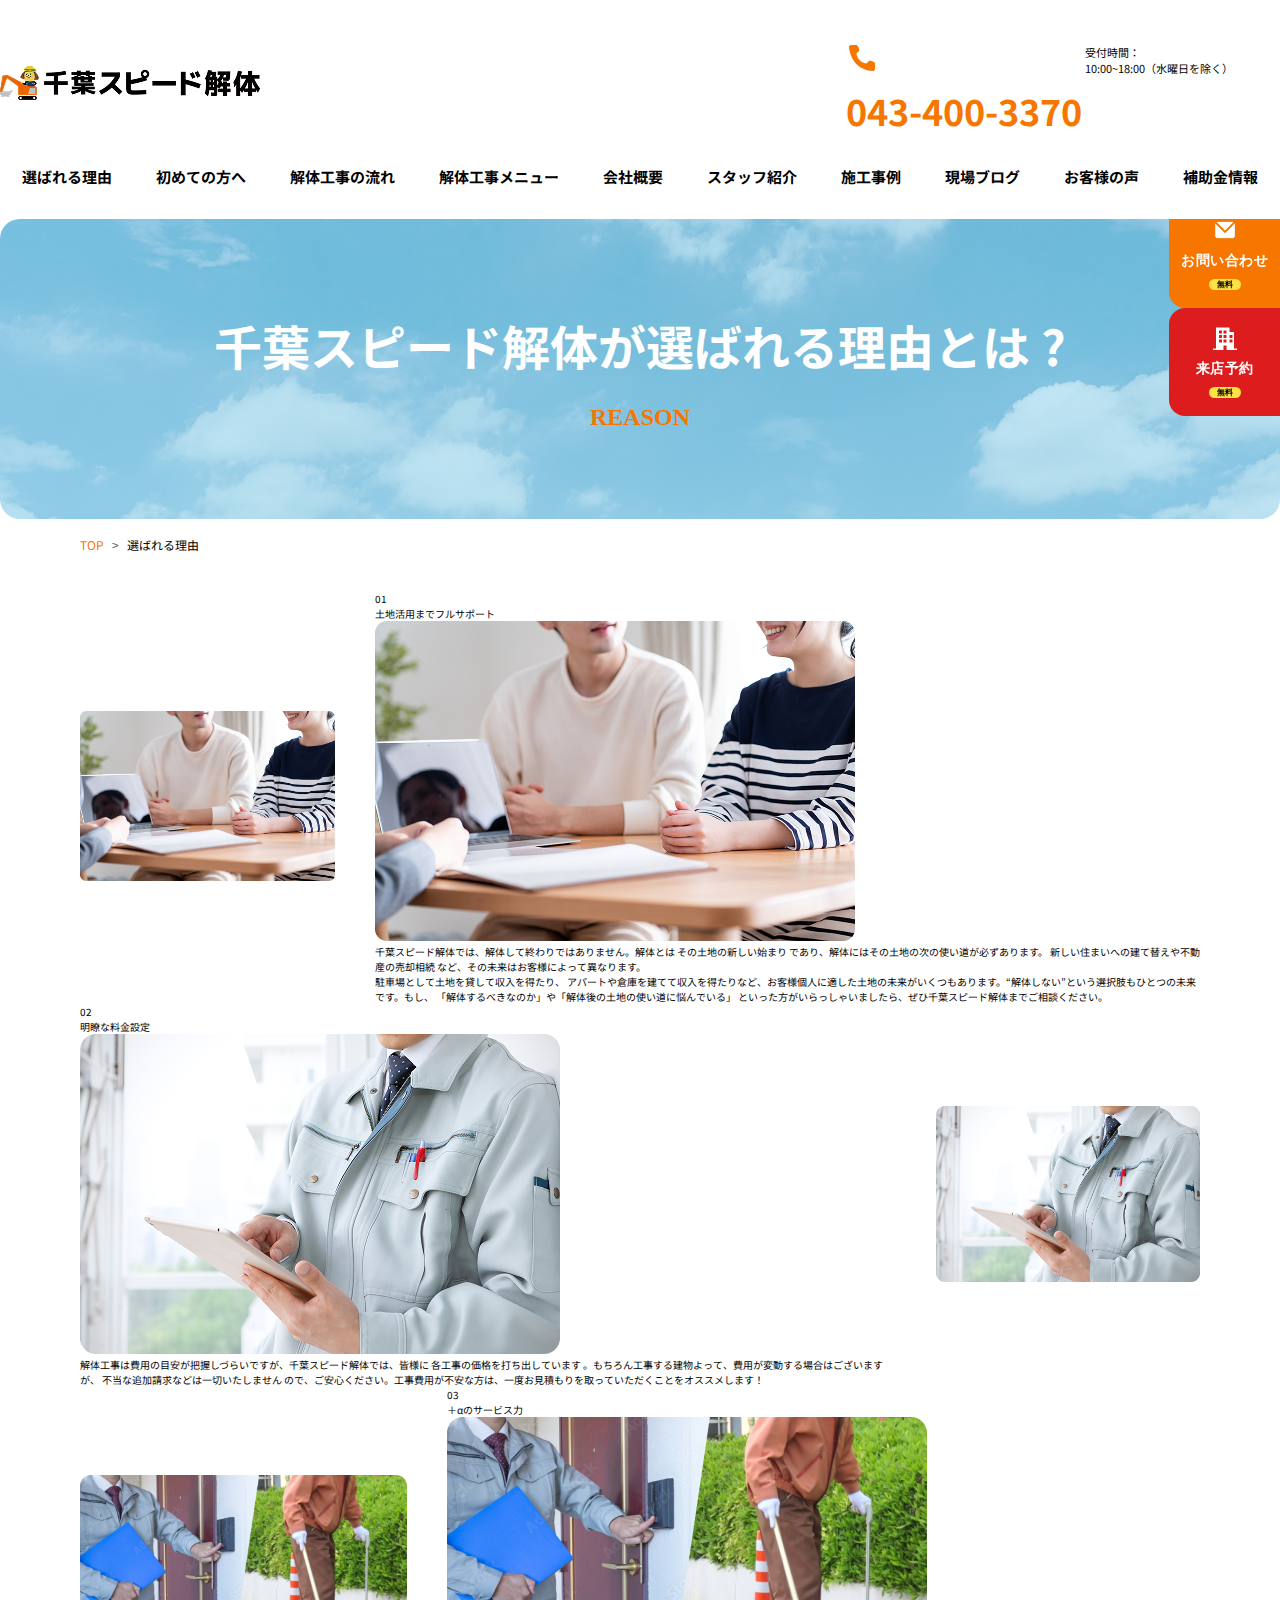
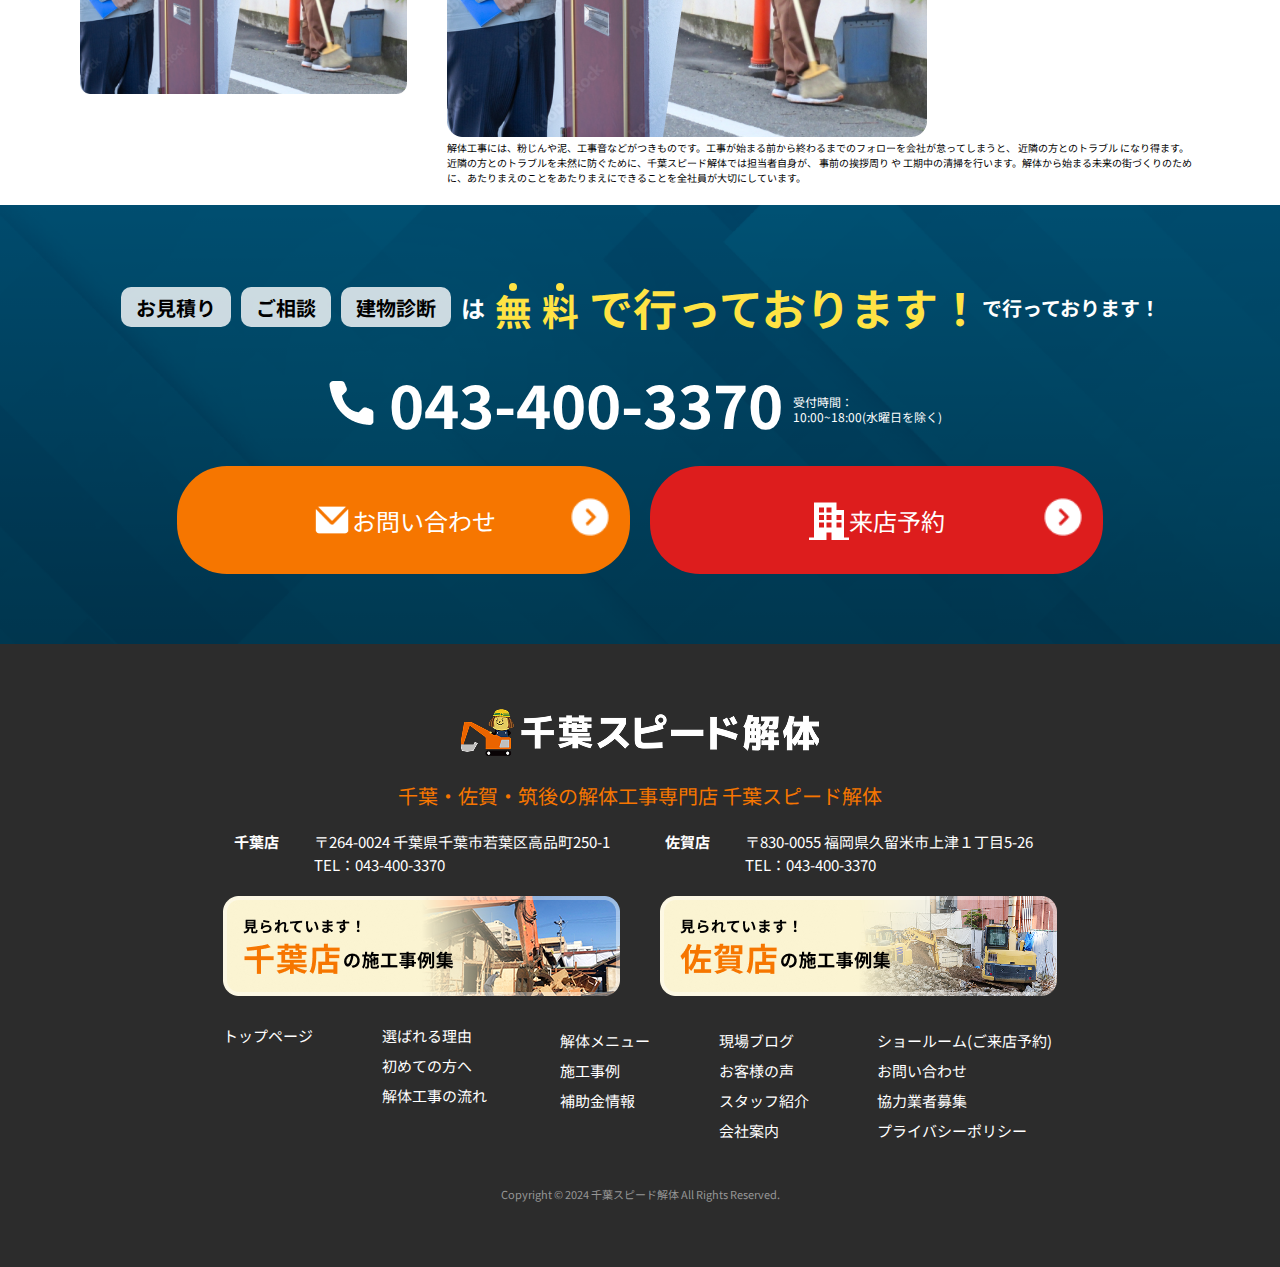
<file: index.html>
<!DOCTYPE html>
<html lang="en">

<head>
    <meta charset="UTF-8">
    <meta name="viewport" content="width=device-width, initial-scale=1.0">
    <title>index</title>
    <link rel="stylesheet" href="./assets/css/index.css">
<script src="https://code.jquery.com/jquery-3.6.0.min.js"></script>
<script src="./assets/js/nav.js"></script>

</head>

<body>
    <div class="action-buttons">
        <div class="container">
            <div class="content">
                <a href="#" class="action button-contact">
                    <img src="./assets/img/mingcute_mail-fill.png" alt="お問い合わせ">
                    <span>お問い合わせ</span>
                    <small>無料</small>
                    <img class="btn-img" src="./assets/img/chevron.png" alt="">
                </a>
                <a href="#" class="action button-red">
                    <img src="./assets/img/vaadin_office.png" alt="来店予約">
                    <span>来店予約</span>
                    <small>無料</small>
                    <img class="btn-img" src="./assets/img/chevron.png" alt="">
                </a>
            </div>
        </div>
    </div>
    <header class="header">
        <div class="container">
            <div class="content">
                <div class="above">
                    <a class="logo" href="#">
                        <img src="./assets/img/logo.png" alt="">
                    </a>
                    <a class="contact" href="#">
                        <div class="phone">
                            <div class="img">
                                <img src="./assets/img/icn_phone1.png" alt="">
                            </div>
                      <div class="phone1">
                        <span>043-400-3370</span>
                      </div>
                        </div>
                        <div class="time">受付時間：<br>
                            10:00~18:00（水曜日を除く）</div>
                    </a>
                    <div class="btn-icon">
                        <a href="#" class="phone-icon">
                            <img src="./assets/img/icn_phone2.png" alt="043-400-3370">
                        </a>
                        <div class="menu-icon">
                            <span></span>
                            <span></span>
                            <span></span>
                        </div>
                    </div>
                </div>
                <nav class="nav">
                    <ul class="nav-list">
                        <li><a href="#">選ばれる理由</a></li>
                        <li><a href="#">初めての方へ</a></li>
                        <li><a href="#">解体工事の流れ</a></li>
                        <li><a href="#">解体工事メニュー</a></li>
                        <li><a href="#">会社概要</a></li>
                        <li><a href="#">スタッフ紹介</a></li>
                        <li><a href="#">施工事例</a></li>
                        <li><a href="#">現場ブログ</a></li>
                        <li><a href="#">お客様の声</a></li>
                        <li><a href="#">補助金情報</a></li>
                    </ul>
                    <div class="contact-btn">
                        <a class="contact-btn__orange" href="#">
                            <img src="./assets/img/mingcute_mail-fill.png" alt="">
                            <span>お問い合わせ</span>
                            <div class="contact-btn__img">
                                <img src="./assets/img/chevron.png" alt="">
                            </div>
                        </a>
                        <a class="contact-btn__red" href="#">
                            <img src="./assets/img/vaadin_office.png" alt="">
                            <span>来店予約</span>
                            <div class="contact-btn__img">
                                <img src="./assets/img/chevron.png" alt="">
                            </div>
                        </a>
                    </div>
                </nav>
            </div>
        </div>
    </header>


   
    <main class="main">
        <section class="sec-one">
            <div class="container">
                <div class="content">
                    <div class="reason">
                        <h1>千葉スピード解体が<br>選ばれる理由とは ?</h1>
                        <p>REASON</p>
                    </div>
                </div>
            </div>
        </section>
        <section class="sec-two">
            <div class="container">
                <div class="content">
                    <div class="list">
                        <ul>
                            <li class="item"><a href="#">TOP</a></li>
                            <li ><span>></span></li>
                            <li ><a href="#">選ばれる理由</a></li>
                        </ul>
                    </div>
                    </div>
                    </div>
    
        </section>
        <section class="sec-three">
            <div class="container">
                <div class="content">
                    <div class="list-item">
                        <div class="item">
                            <div class="right">
                                <img src="./assets/img/Rectangle5.png" alt="">
                            </div>
                            <div class="left">
                                <div class="title">
                                    <span class="number">01</span>
                                    <p><span>土地活用</span>までフルサポート</p>
                                </div>
                                <div class="image-wrapper">
                                    <img src="./assets/img/Rectangle5.png" alt="">
                                </div>                                
                                <div class="text">
                                    <p>千葉スピード解体では、解体して終わりではありません。解体とは
                                        <span>その土地の新しい始まり</span>
                                        であり、解体にはその土地の次の使い道が必ずあります。
                                        <spam>新しい住まいへの建て替えや不動産の売却相続</spam>
                                        など、その未来はお客様によって異なります。<br>
                                        <Span>駐車場</Span>として土地を貸して収入を得たり、
                                        <span>アパート</span>や<span>倉庫</span>を建てて収入を得たりなど、お客様個人に適した土地の未来がいくつもあります。“解体しない”という選択肢もひとつの未来です。もし、
                                        <span>「解体するべきなのか」や「解体後の土地の使い道に悩んでいる」</span>
                                        といった方がいらっしゃいましたら、ぜひ千葉スピード解体までご相談ください。
                                    </p>
                                </div>
                            </div>
                        </div>
                        <div class="item">
                            <div class="left">
                                <div class="title">
                                    <span class="number">02</span>
                                    <p><span>明瞭な</span>料金設定</p>
                                </div>
                                <div class="image-wrapper">
                                    <img src="./assets/img/Rectangle52.png" alt="">
                                </div> 
                                <div class="text">
                                    <p>解体工事は費用の目安が把握しづらいですが、千葉スピード解体では、皆様に
                                        <span>各工事の価格を打ち出しています</span>
                                        。もちろん工事する建物よって、費用が変動する場合はございますが、
                                        <spam>不当な追加請求などは一切いたしません</spam>
                                        ので、ご安心ください。工事費用が不安な方は、一度お見積もりを取っていただくことをオススメします！
                                    </p>
                                </div>
                            </div>
                            <div class="right">
                                <img src="./assets/img/Rectangle52.png" alt="">
                            </div>
                        </div>
                        <div class="item">
                            <div class="right">
                                <img src="./assets/img/Frame18.png" alt="">
                            </div>
                            <div class="left">
                                <div class="title">
                                    <span class="number">03</span>
                                    <p><span>＋α</span>のサービス力</p>
                                </div>
                                <div class="image-wrapper">
                                    <img src="./assets/img/Frame18.png" alt="">
                                </div>
                                <div class="text">
                                    <p>解体工事には、粉じんや泥、工事音などがつきものです。工事が始まる前から終わるまでのフォローを会社が怠ってしまうと、
                                        <span>近隣の方とのトラブル</span>
                                        になり得ます。<br>近隣の方とのトラブルを未然に防ぐために、千葉スピード解体では担当者自身が、
                                        <spam>事前の挨拶周り</spam>
                                        や
                                        <Span>工期中の清掃</Span>を行います。解体から始まる未来の街づくりのために、あたりまえのことをあたりまえにできることを全社員が大切にしています。
                                    </p>
                                </div>
                            </div>
                        </div>
                    </div>
    
                </div>
    
            </div>
        </section>
    </main>


    <section class="contact1">
        <div class="container">
            <div class="content">
                <div class="contact-list">
                    <p class="contact-list__btn">
                        <span>お見積り</span>
                        <span>ご相談</span>
                        <span>建物診断</span>
                        <span class="no-bg">は</span>
                    </p>
                    <span class="text-marker">
                        <small>無</small>
                        <small>料</small>
                        <span class="contact-list__last">で行っております！</span>
                    </span>
                    <span class="contact-list__last1">で行っております！</span>
                    
                </div>
                
                <a class="contact-phone" href="#">
                    <p class="contact-phone__number">
                        <img src="./assets/img/Vector.png" alt="">
                        <span>043-400-3370</span>
                    </p>
                    <p class="contact-phone__text">
                        受付時間：<br>
                        10:00~18:00(水曜日を除く)
                    </p>
                </a>
            
                <div class="contact-btn">
                    <a class="contact-btn__orange" href="#">
                  
                        <img src="./assets/img/mingcute_mail-fill.png" alt="">
                    
                        <span>お問い合わせ</span>
                        <div class="contact-btn__img">
                            <img src="./assets/img/chevron.png" alt="">
                        </div>
                    </a>
                    <a class="contact-btn__red" href="#">
                        <img src="./assets/img/vaadin_office.png" alt="">
                        <span>来店予約</span>
                        <div class="contact-btn__img">
                            <img src="./assets/img/chevron.png" alt="">
                        </div>
                    </a>
               
                </div>
            </div>
        </div>
    </section>
    <footer class="footer">
        <div class="container">
            <div class="content">
                <a class="logo__footer">
                    <img src="./assets/img/logofooter.png" alt="">
                </a>
                <div class="contact__footer">
                    <span>千葉・佐賀・筑後の解体工事専門店 <br> 千葉スピード解体</span>
                    <div class="nd__footer">
                        <div class="nd__footer1">
                            <div class="nd__footer2">
                                <p class="p__footer">千葉店</p>
                                <p>〒264-0024 千葉県千葉市若葉区高品町250-1 <br>
                                    TEL：043-400-3370</p>
                            </div>
                            <a class="bnr__footer1">
                                <img src="./assets/img/bnr_footer2.png" alt="">
                            </a>
                        </div>
                        <div class="nd__footer1">
                            <div class="nd__footer2">
                                <p class="p__footer">佐賀店</p>
                                <p>〒830-0055 福岡県久留米市上津１丁目5-26<br>
                                    TEL：043-400-3370</p>
                            </div>
                            <a class="bnr__footer2" href="#">
                                <img src="./assets/img/bnr_footer1.png" alt="">
                            </a>
                        </div>
                    </div>
                </div>
                <div class="nav__footer">
                    <div class="nav__list">
                        <ul>
                            <li>トップページ</li>
                        </ul>
                    </div>
                    <div class="nav__list">
                        <ul>
                            <li><a href="#">選ばれる理由</a></li>
                            <li><a href="#">初めての方へ</a></li>
                            <li><a href="#">解体工事の流れ</a></li>
                        </ul>
                    </div>
                    <div class="nav__list">
                        <ul>
                            <li><a href="#">解体メニュー</a></li>
                            <li><a href="#">施工事例</a></li>
                            <li><a href="#">補助金情報</a></li>
                        </ul>
                    </div>
                    <div class="nav__list">
                        <ul>
                            <li><a href="#">現場ブログ</a></li>
                            <li><a href="#">お客様の声</a></li>
                            <li><a href="#">スタッフ紹介</a></li>
                            <li><a href="#">会社案内</a></li>
                        </ul>
                    </div>
                    <div class="nav__list">
                        <ul>
                            <li><a href="#">ショールーム(ご来店予約)</a></li>
                            <li><a href="#">お問い合わせ</a></li>
                            <li><a href="#">協力業者募集</a></li>
                            <li><a href="#">プライバシーポリシー</a></li>
                        </ul>
                    </div>
                </div>
                <div class="copy">
                    Copyright © 2024 千葉スピード解体 All Rights Reserved.
                </div>
            </div>
        </div>
    </footer>

</body>

</html>
</file>
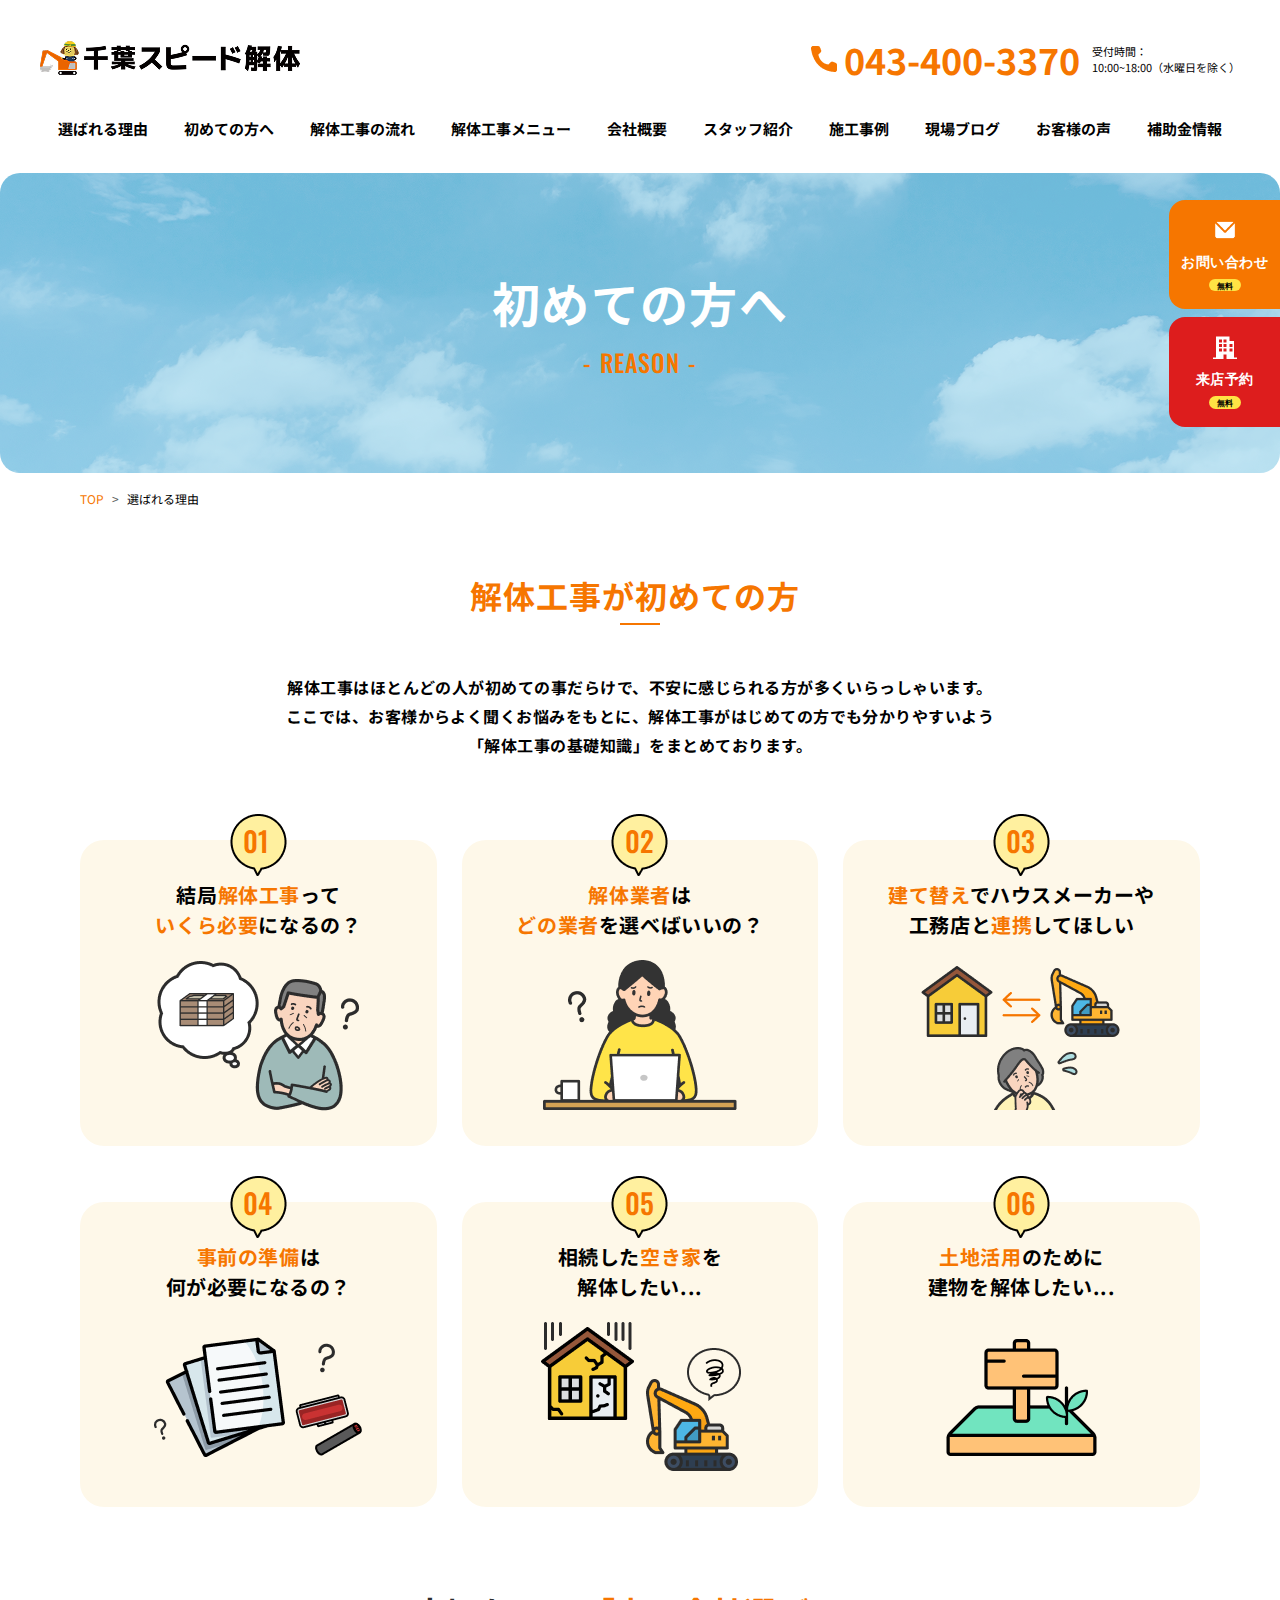
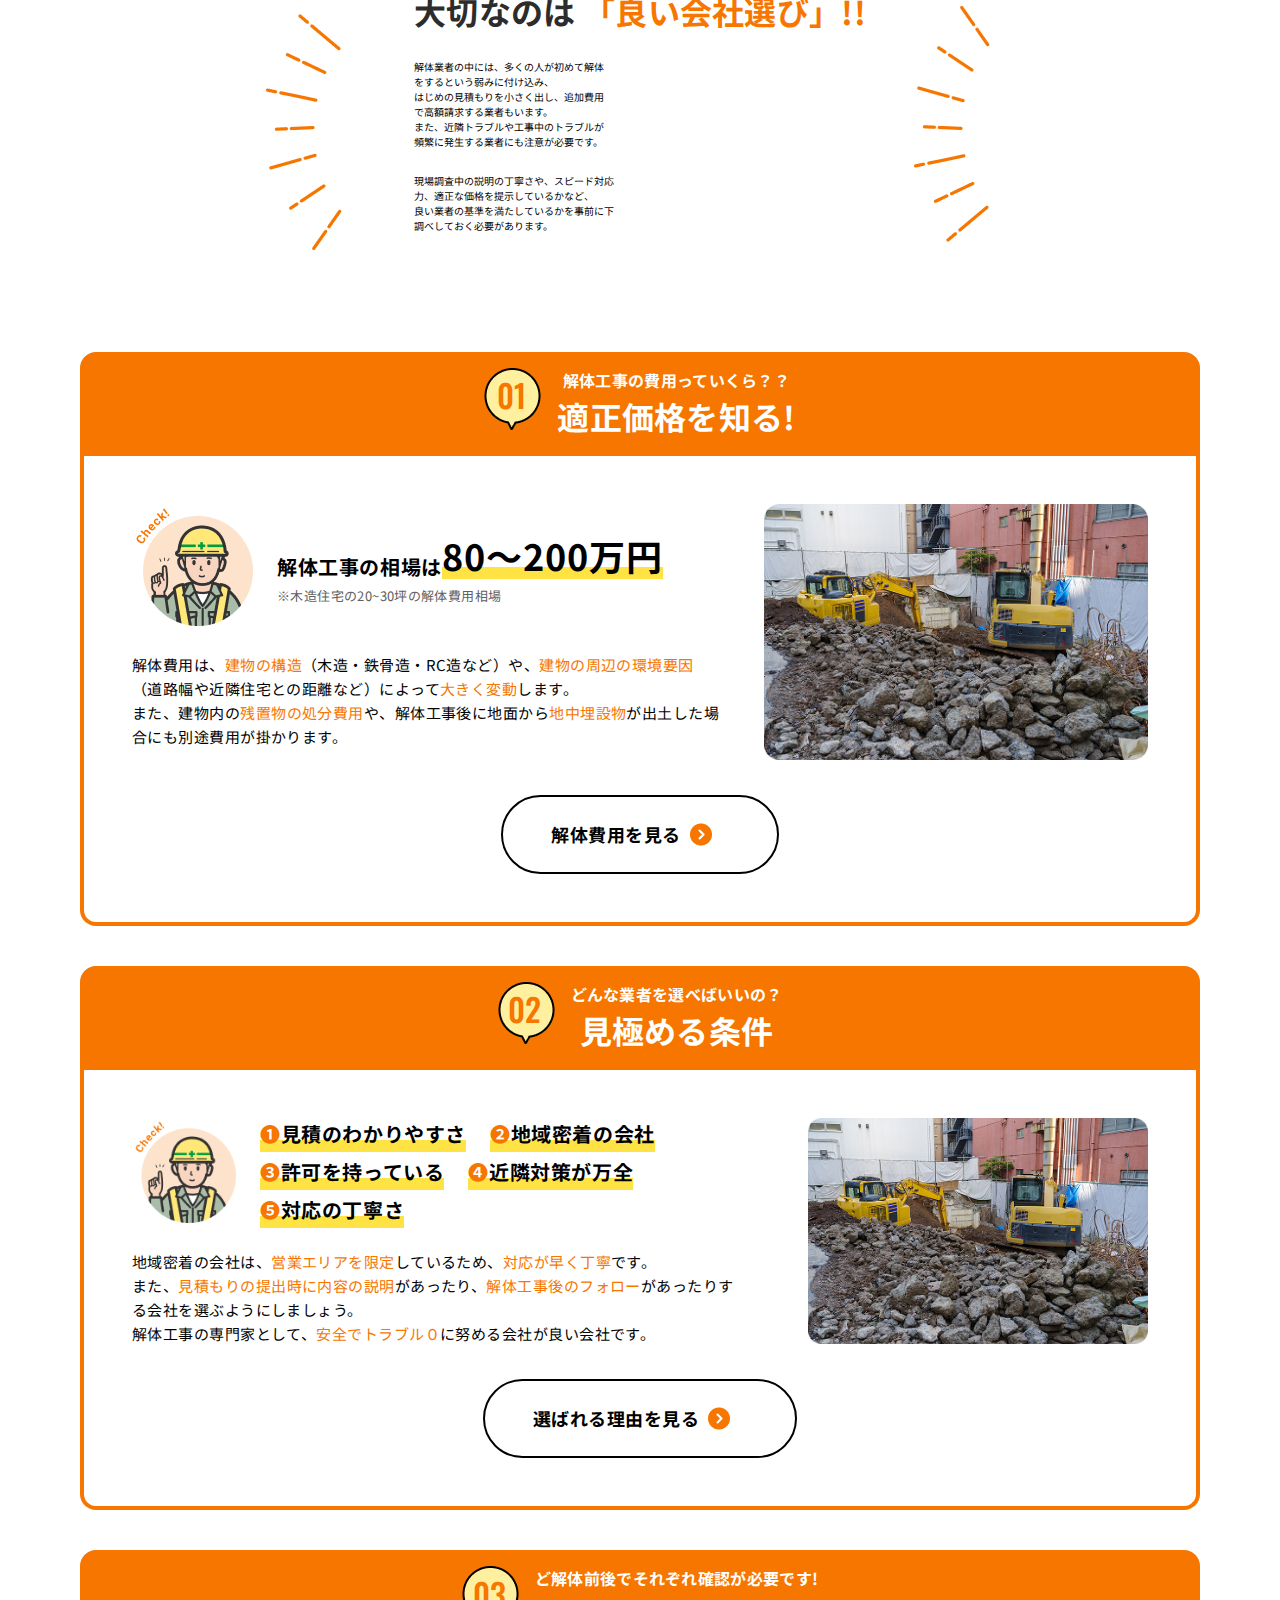
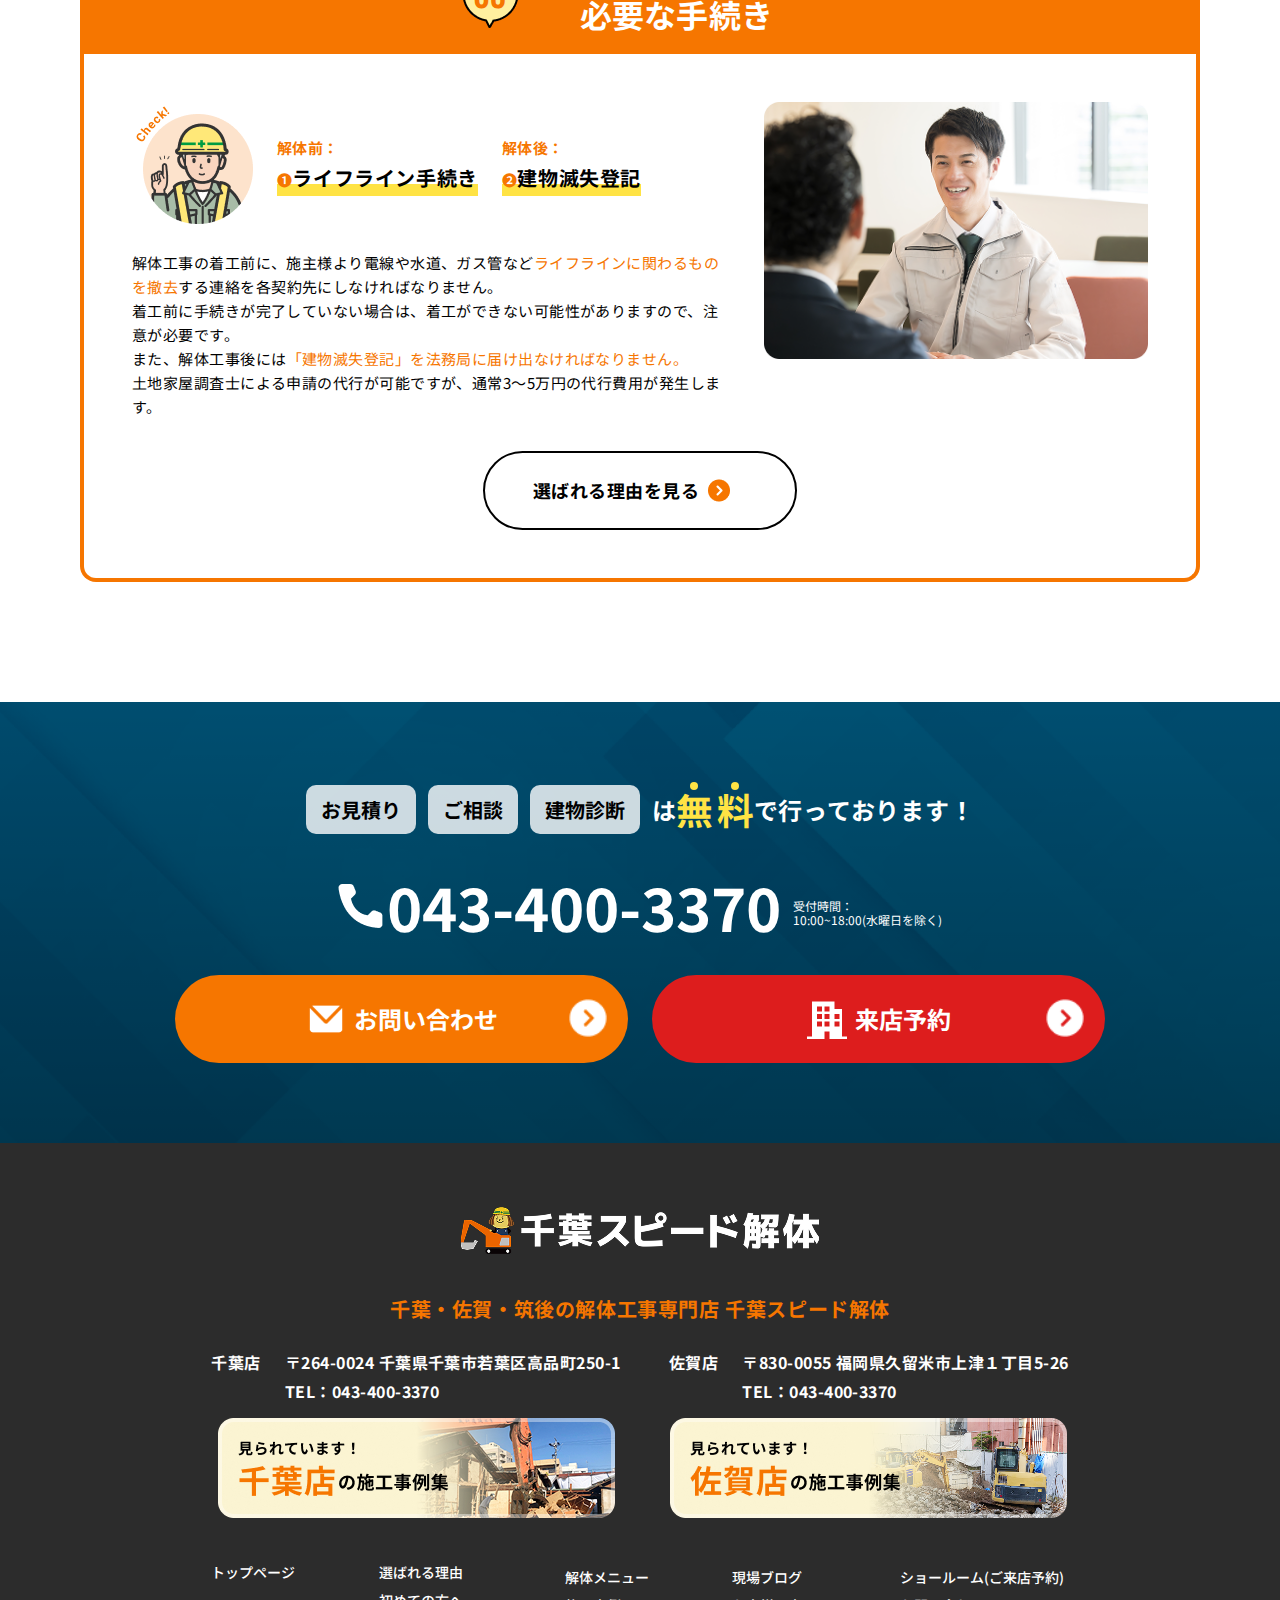
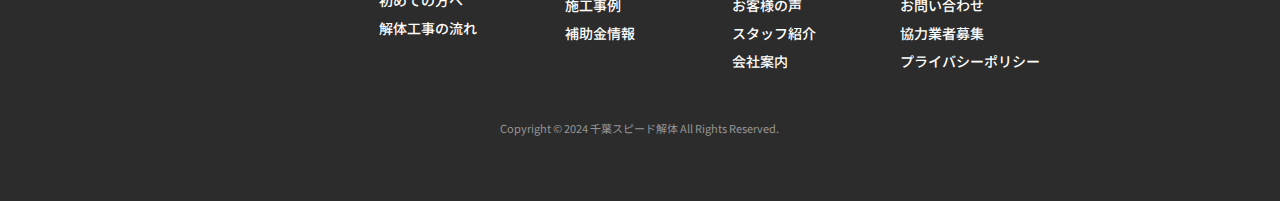
<file: first.html>
<!DOCTYPE html>
<html lang="en">

<head>
    <meta charset="UTF-8">
    <meta name="viewport" content="width=device-width, initial-scale=1.0">
    <title>First</title>
    <link rel="stylesheet" href="./assets/css/first.css">
    <script src="https://code.jquery.com/jquery-3.6.0.min.js"></script>
    <script src="./assets/js/nav.js"></script>
</head>

<body>
    <div class="action-buttons">
        <div class="container">
            <div class="content">
                <a href="#" class="action button-contact">
                    <img src="./assets/img/mingcute_mail-fill.png" alt="お問い合わせ">
                    <span>お問い合わせ</span>
                    <small>無料</small>
                    <img class="btn-img" src="./assets/img/chevron.png" alt="">
                </a>
                <a href="#" class="action button-red">
                    <img src="./assets/img/vaadin_office.png" alt="来店予約">
                    <span>来店予約</span>
                    <small>無料</small>
                    <img class="btn-img" src="./assets/img/chevron.png" alt="">
                </a>
            </div>
        </div>
    </div>
    <header class="header">
        <div class="container">
            <div class="content">
                <div class="above">
                    <a class="logo" href="#">
                        <img src="./assets/img/logo.png" alt="">
                    </a>
                    <a class="contact" href="#">
                        <div class="phone">
                            <div class="img">
                                <img src="./assets/img/icn_phone1.png" alt="">
                            </div>
                            <div class="phone1">
                                <span>043-400-3370</span>
                            </div>
                        </div>
                        <div class="time">受付時間：<br>
                            10:00~18:00（水曜日を除く）</div>
                    </a>
                    <div class="btn-icon">
                        <a href="#" class="phone-icon">
                            <img src="./assets/img/icn_phone2.png" alt="043-400-3370">
                        </a>
                        <div class="menu-icon">
                            <span></span>
                            <span></span>
                            <span></span>
                        </div>
                    </div>
                </div>
                <nav class="nav">
                    <ul class="nav-list">
                        <li><a href="#">選ばれる理由</a></li>
                        <li><a href="#">初めての方へ</a></li>
                        <li><a href="#">解体工事の流れ</a></li>
                        <li><a href="#">解体工事メニュー</a></li>
                        <li><a href="#">会社概要</a></li>
                        <li><a href="#">スタッフ紹介</a></li>
                        <li><a href="#">施工事例</a></li>
                        <li><a href="#">現場ブログ</a></li>
                        <li><a href="#">お客様の声</a></li>
                        <li><a href="#">補助金情報</a></li>
                    </ul>
                    <div class="contact-btn">
                        <a class="contact-btn__orange" href="#">
                            <img src="./assets/img/mingcute_mail-fill.png" alt="">
                            <span>お問い合わせ</span>
                            <div class="contact-btn__img">
                                <img src="./assets/img/chevron.png" alt="">
                            </div>
                        </a>
                        <a class="contact-btn__red" href="#">
                            <img src="./assets/img/vaadin_office.png" alt="">
                            <span>来店予約</span>
                            <div class="contact-btn__img">
                                <img src="./assets/img/chevron.png" alt="">
                            </div>
                        </a>
                    </div>
                </nav>
            </div>
        </div>
    </header>
    <main class="main">
        <section class="sec-one">
            <div class="container">
                <div class="content">
                    <div class="reason">
                        <h1>初めての方へ</h1>
                        <p>REASON</p>
                    </div>
                </div>
            </div>
        </section>
        <section class="sec-two">
            <div class="container">
                <div class="content">
                    <div class="list">
                        <ul>
                            <li class="item"><a href="#">TOP</a></li>
                            <li><span>></span></li>
                            <li><a href="#">選ばれる理由</a></li>
                        </ul>
                    </div>
                </div>
            </div>

        </section>
        <section class="sec-three">
            <div class="container">
                <div class="content">
                    <div class="content-title">
                        <div class="title-main">
                            <h2>解体工事が初めての方</h2>
                        </div>
                        <div class="text-main">
                            <p>解体工事はほとんどの人が初めての事だらけで、<br class="sp">不安に感じられる方が多くいらっしゃいます。<br>ここでは、お客様からよく聞くお悩みをもとに、<br
                                    class="sp">解体工事がはじめての方でも分かりやすいよう<br>
                                「解体工事の基礎知識」をまとめております。</p>
                        </div>
                    </div>
                    <div class="contact">
                        <ul class="list">
                            <li class="item">
                                <div class="icon">
                                    <span>01</span>
                                    <img src="./assets/img/Union.png" alt="">
                                </div>
                                <div class="text">
                                    <p>結局<span>解体工事</span>って<br><span>いくら必要</span>になるの？</p>
                                </div>
                                <div class="image">
                                    <img src="./assets/img/illust1.png" alt="">
                                </div>
                            </li>
                            <li class="item">
                                <div class="icon">
                                    <span>02</span>
                                    <img src="./assets/img/Union.png" alt="">
                                </div>
                                <div class="text">
                                    <p><span>解体業者</span>は<br><span>どの業者</span>を選べばいいの？</p>
                                </div>
                                <div class="image">
                                    <img src="./assets/img/illust2.png" alt="">
                                </div>
                            </li>
                            <li class="item">
                                <div class="icon">
                                    <span>03</span>
                                    <img src="./assets/img/Union.png" alt="">
                                </div>
                                <div class="text">
                                    <p><span>建て替え</span>でハウスメーカーや<br>工務店と<br class="sp"><span>連携</span>してほしい</p>
                                </div>
                                <div class="image">
                                    <img src="./assets/img/illust3.png" alt="">
                                </div>
                            </li>
                            <li class="item">
                                <div class="icon">
                                    <span>04</span>
                                    <img src="./assets/img/Union.png" alt="">
                                </div>
                                <div class="text">
                                    <p><span>事前の準備</span>は<br>何が必要になるの？</p>
                                </div>
                                <div class="image">
                                    <img src="./assets/img/illust4.png" alt="">
                                </div>
                            </li>
                            <li class="item">
                                <div class="icon">
                                    <span>05</span>
                                    <img src="./assets/img/Union.png" alt="">
                                </div>
                                <div class="text">
                                    <p>相続した<span>空き家</span>を<br>解体したい...</p>
                                </div>
                                <div class="image">
                                    <img src="./assets/img/illust5.png" alt="">
                                </div>
                            </li>
                            <li class="item">
                                <div class="icon">
                                    <span>06</span>
                                    <img src="./assets/img/Union.png" alt="">
                                </div>
                                <div class="text">
                                    <p><span>土地活用</span>のために<br>建物を解体したい...</p>
                                </div>
                                <div class="image">
                                    <img src="./assets/img/illust6.png" alt="">
                                </div>
                            </li>
                        </ul>
                    </div>

                    <div class="group">
                        <div class="vector-1">
                            <img src="./assets/img/_文字.png" alt="">
                        </div>
                        <div class="group-item">
                            <div class="title">
                                <p>大切なのは <br><span>「良い会社選び」!!</span></p>
                            </div>
                            <div class="txt-1">
                                <p>解体業者の中には、多くの人が初めて解体<br class="sp">をするという弱みに付け込み、<br>
                                    はじめの見積もりを小さく出し、追加費用<br class="sp">で高額請求する業者もいます。<br>
                                    また、近隣トラブルや工事中のトラブルが<br class="sp">頻繁に発生する業者にも注意が必要です。</p>
                            </div>
                            <div class="txt-2">
                                <p>現場調査中の説明の丁寧さや、スピード対応<br class="sp">力、適正な価格を提示しているかなど、<br>
                                    良い業者の基準を満たしているかを事前に下<br class="sp">調べしておく必要があります。</p>
                            </div>
                        </div>
                        <div class="vector-2">
                            <img src="./assets/img/_文字1.png" alt="">
                        </div>
                    </div>
                    <div class="card">
                        <div class="group-item">
                            <div class="group-title">
                                <div class="icon">
                                    <span>01</span>
                                    <img src="./assets/img/Union.png" alt="">
                                </div>
                                <div class="title">
                                    <span>解体工事の費用っていくら？？</span>
                                    <p>適正価格を知る!</p>
                                </div>
                            </div>
                            <div class="above">
                                <div class="above-main">
                                    <div class="left">
                                        <div class="group-left">
                                            <div class="group-icon">
                                                <img src="./assets/img/Group1.png" alt="">
                                            </div>
                                            <div class="title">
                                                <div class="subtitle">
                                                    <small>解体工事の相場は</small>
                                                    <p>80～200万円</p>
                                                </div>
                                                <div class="description">
                                                    <span>※木造住宅の20~30坪の解体費用相場</span>
                                                </div>
                                            </div>
                                        </div>
                                        <div class="text">
                                            <p>解体費用は、<span>建物の構造</span>（木造・鉄骨造・RC造など）や、<span>建物の周辺の環境要因</span>（道路幅や近隣住宅との距離など）によって<span>大きく変動</span>します。<br>
                                                また、建物内の<span>残置物の処分費用</span>や、解体工事後に地面から<span>地中埋設物</span>が出土した場合にも別途費用が掛かります。
                                            </p>
                                        </div>
                                    </div>
                                    <div class="right">
                                        <img src="./assets/img/Rectangle21.png" alt="">
                                    </div>
                                </div>

                                <div class="button">
                                    <span>解体費用を見る</span>
                                    <img class="btn-img" src="./assets/img/chevron2.png" alt="">
                                    
                                </div>

                                </div>
                        </div>






                        <div class="group-item">
                            <div class="group-title">
                                <div class="icon">
                                    <span>02</span>
                                    <img src="./assets/img/Union.png" alt="">
                                </div>
                                <div class="title">
                                    <span>どんな業者を選べばいいの？</span>
                                    <p>見極める条件</p>
                                </div>
                            </div>
                            <div class="above">
                                <div class="above-main">
                                    <div class="left">
                                        <div class="group-left">
                                            <div class="group-icon">
                                                <img src="./assets/img/Group1.png" alt="">
                                            </div>
                                            <div class="title">
                                                <div class="list">
                                                    <p><span>❶</span>見積のわかりやすさ</p>
                                                    <p><span>❷</span>地域密着の会社</p>
                                                    <p><span>❸</span>許可を持っている</p>
                                                    <p><span>❹</span>近隣対策が万全</p>
                                                    <p><span>❺</span>対応の丁寧さ</p>
                                                </div>
                                            </div>
                                        </div>
                                        <div class="text">
                                            <p>地域密着の会社は、<span>営業エリアを限定</span>しているため、<span>対応が早く丁寧</span>です。<br>
                                                また、<span>見積もりの提出時に内容の説明</span>があったり、<span>解体工事後のフォロー</span>があったりする会社を選ぶようにしましょう。<br>
                                                解体工事の専門家として、<span>安全でトラブル０</span>に努める会社が良い会社です。
                                            </p>
                                        </div>
                                    </div>
                                    <div class="right">
                                        <img src="./assets/img/Rectangle21.png" alt="">
                                    </div>
                                </div>

                                <div class="button">
                                    <span>選ばれる理由を見る</span>
                                    <img class="btn-img" src="./assets/img/chevron2.png" alt="">
                                    
                                </div>

                                </div>
                        </div>





                        
                        <div class="group-item">
                            <div class="group-title">
                                <div class="icon">
                                    <span>03</span>
                                    <img src="./assets/img/Union.png" alt="">
                                </div>
                                <div class="title">
                                    <span>ど解体前後でそれぞれ確認が必要です!</span>
                                    <p>必要な手続き</p>
                                </div>
                            </div>
                            <div class="above">
                                <div class="above-main">
                                    <div class="left">
                                        <div class="group-left">
                                            <div class="group-icon">
                                                <img src="./assets/img/Group1.png" alt="">
                                            </div>
                                            <div class="title">
                                              <div class="item">
                                                <div class="item-list">
                                                    <span>解体前：</span>
                                                    <p><span>❶</span>ライフライン手続き</p>
                                                </div>
                                                <div class="item-list">
                                                    <span>解体後：</span>
                                                    <p><span>❷</span>建物滅失登記</p>
                                                </div>
                                              </div>
                                            </div>
                                        </div>
                                        <div class="text">
                                            <p>解体工事の着工前に、施主様より電線や水道、ガス管など<span>ライフラインに関わるものを撤去</span>する連絡を各契約先にしなければなりません。<br>
                                                着工前に手続きが完了していない場合は、着工ができない可能性がありますので、注意が必要です。<br>
                                                また、解体工事後には<span>「建物滅失登記」を法務局に届け出なければなりません。</span><br>
                                                土地家屋調査士による申請の代行が可能ですが、通常3～5万円の代行費用が発生します。
                                            </p>
                                        </div>
                                    </div>
                                    <div class="right">
                                        <img src="./assets/img/Rectangle212.png" alt="">
                                    </div>
                                </div>

                                <div class="button">
                                    <span>選ばれる理由を見る</span>
                                    <img class="btn-img" src="./assets/img/chevron2.png" alt="">
                                    
                                </div>

                                </div>
                        </div>




                    </div>


                </div>
            </div>
        </section>

    </main>
    <section class="contact1">
        <div class="container">
            <div class="content">
                <div class="contact-list">
                    <p class="contact-list__btn">
                        <span>お見積り</span>
                        <span>ご相談</span>
                        <span>建物診断</span>
                        <span class="no-bg">は</span>
                    </p>
                    <span class="text-marker">
                        <small>無</small>
                        <small>料</small>
                        <span class="contact-list__last">で行っております！</span>
                    </span>
                    <span class="contact-list__last1">で行っております！</span>

                </div>

                <a class="contact-phone" href="#">
                    <p class="contact-phone__number">
                        <img src="./assets/img/Vector.png" alt="">
                        <span>043-400-3370</span>
                    </p>
                    <p class="contact-phone__text">
                        受付時間：<br>
                        10:00~18:00(水曜日を除く)
                    </p>
                </a>

                <div class="contact-btn">
                    <a class="contact-btn__orange" href="#">

                        <img src="./assets/img/mingcute_mail-fill.png" alt="">

                        <span>お問い合わせ</span>
                        <div class="contact-btn__img">
                            <img src="./assets/img/chevron.png" alt="">
                        </div>
                    </a>
                    <a class="contact-btn__red" href="#">
                        <img src="./assets/img/vaadin_office.png" alt="">
                        <span>来店予約</span>
                        <div class="contact-btn__img">
                            <img src="./assets/img/chevron.png" alt="">
                        </div>
                    </a>

                </div>
            </div>
        </div>
    </section>
    <footer class="footer">
        <div class="container">
            <div class="content">
                <a class="logo__footer">
                    <img src="./assets/img/logofooter.png" alt="">
                </a>
                <div class="contact__footer">
                    <span>千葉・佐賀・筑後の解体工事専門店 <br> 千葉スピード解体</span>
                    <div class="nd__footer">
                        <div class="nd__footer1">
                            <div class="nd__footer2">
                                <p class="p__footer">千葉店</p>
                                <p>〒264-0024 千葉県千葉市若葉区高品町250-1 <br>
                                    TEL：043-400-3370</p>
                            </div>
                            <a class="bnr__footer1">
                                <img src="./assets/img/bnr_footer2.png" alt="">
                            </a>
                        </div>
                        <div class="nd__footer1">
                            <div class="nd__footer2">
                                <p class="p__footer">佐賀店</p>
                                <p>〒830-0055 福岡県久留米市上津１丁目5-26<br>
                                    TEL：043-400-3370</p>
                            </div>
                            <a class="bnr__footer2" href="#">
                                <img src="./assets/img/bnr_footer1.png" alt="">
                            </a>
                        </div>
                    </div>
                </div>
                <div class="nav__footer">
                    <div class="nav__list">
                        <ul>
                            <li>トップページ</li>
                        </ul>
                    </div>
                    <div class="nav__list">
                        <ul>
                            <li><a href="#">選ばれる理由</a></li>
                            <li><a href="#">初めての方へ</a></li>
                            <li><a href="#">解体工事の流れ</a></li>
                        </ul>
                    </div>
                    <div class="nav__list">
                        <ul>
                            <li><a href="#">解体メニュー</a></li>
                            <li><a href="#">施工事例</a></li>
                            <li><a href="#">補助金情報</a></li>
                        </ul>
                    </div>
                    <div class="nav__list">
                        <ul>
                            <li><a href="#">現場ブログ</a></li>
                            <li><a href="#">お客様の声</a></li>
                            <li><a href="#">スタッフ紹介</a></li>
                            <li><a href="#">会社案内</a></li>
                        </ul>
                    </div>
                    <div class="nav__list">
                        <ul>
                            <li><a href="#">ショールーム(ご来店予約)</a></li>
                            <li><a href="#">お問い合わせ</a></li>
                            <li><a href="#">協力業者募集</a></li>
                            <li><a href="#">プライバシーポリシー</a></li>
                        </ul>
                    </div>
                </div>
                <div class="copy">
                    Copyright © 2024 千葉スピード解体 All Rights Reserved.
                </div>
            </div>
        </div>
    </footer>
</body>

</html>
</file>
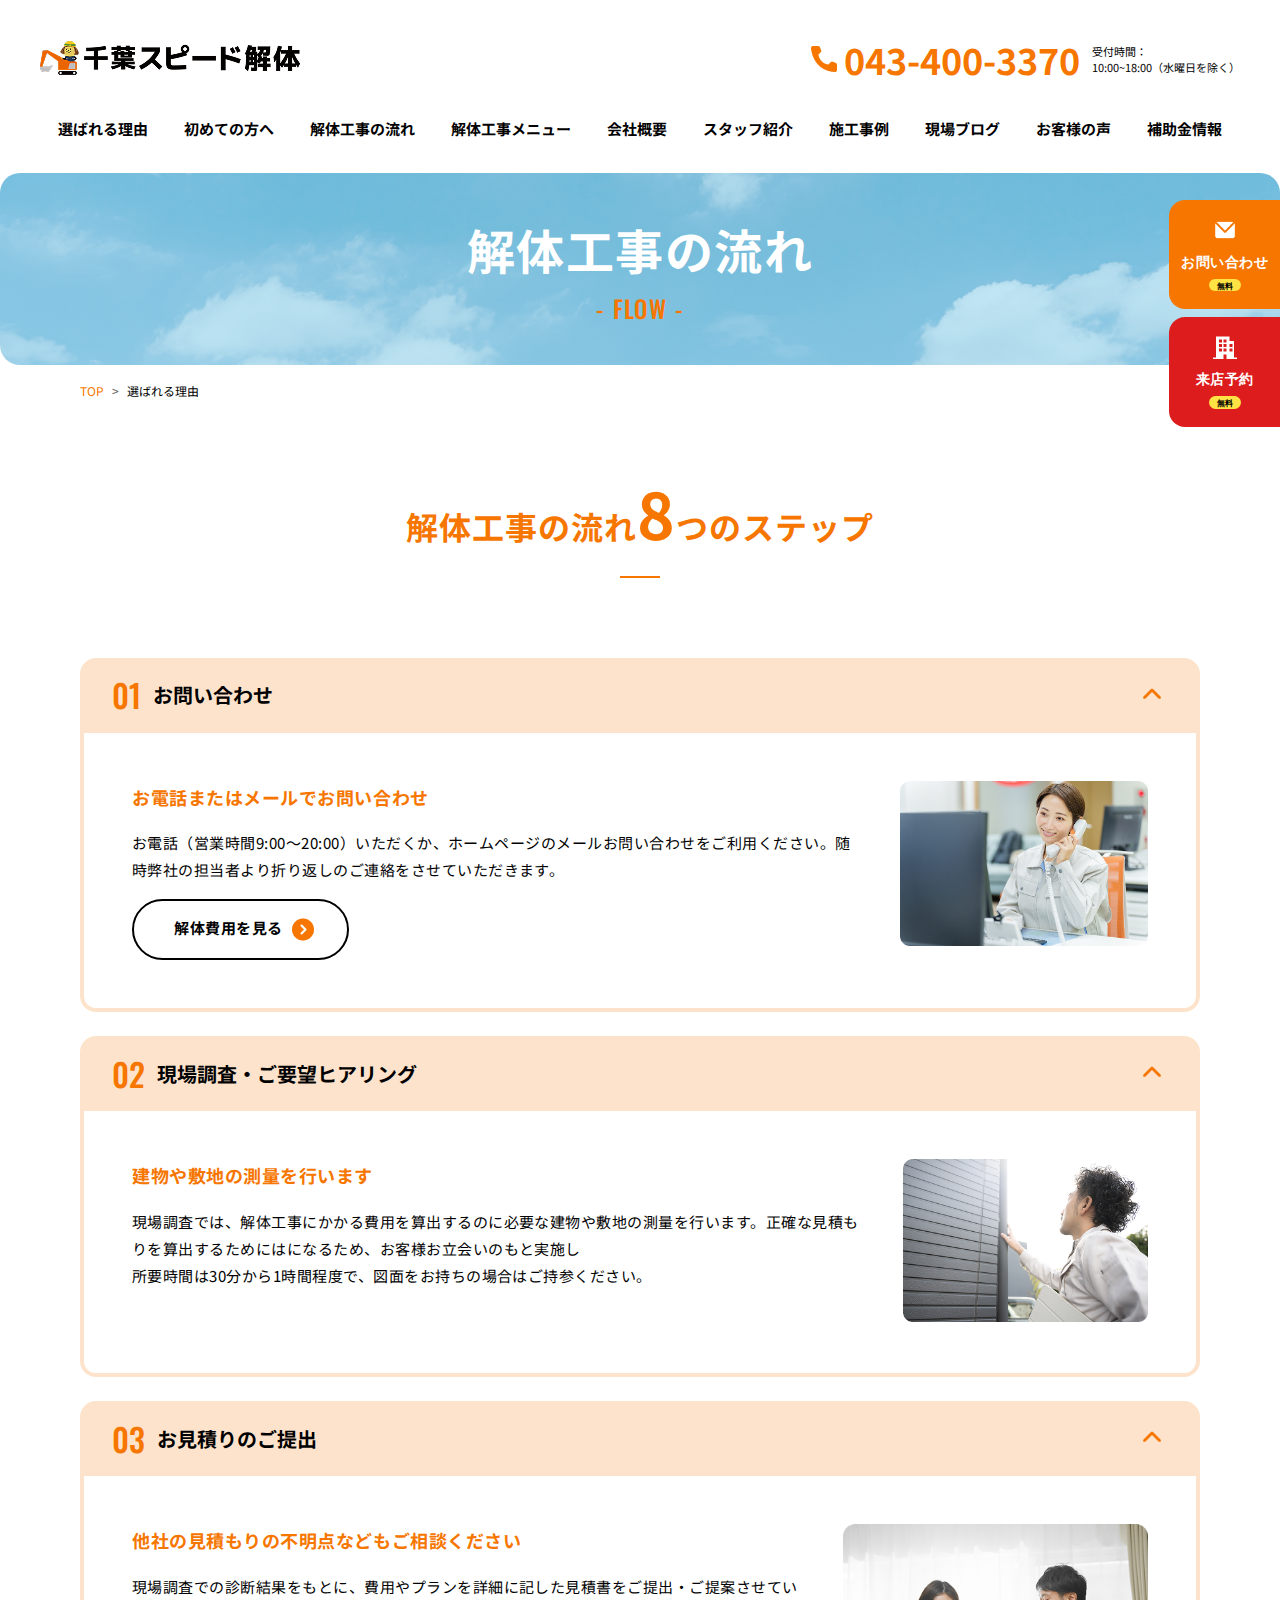
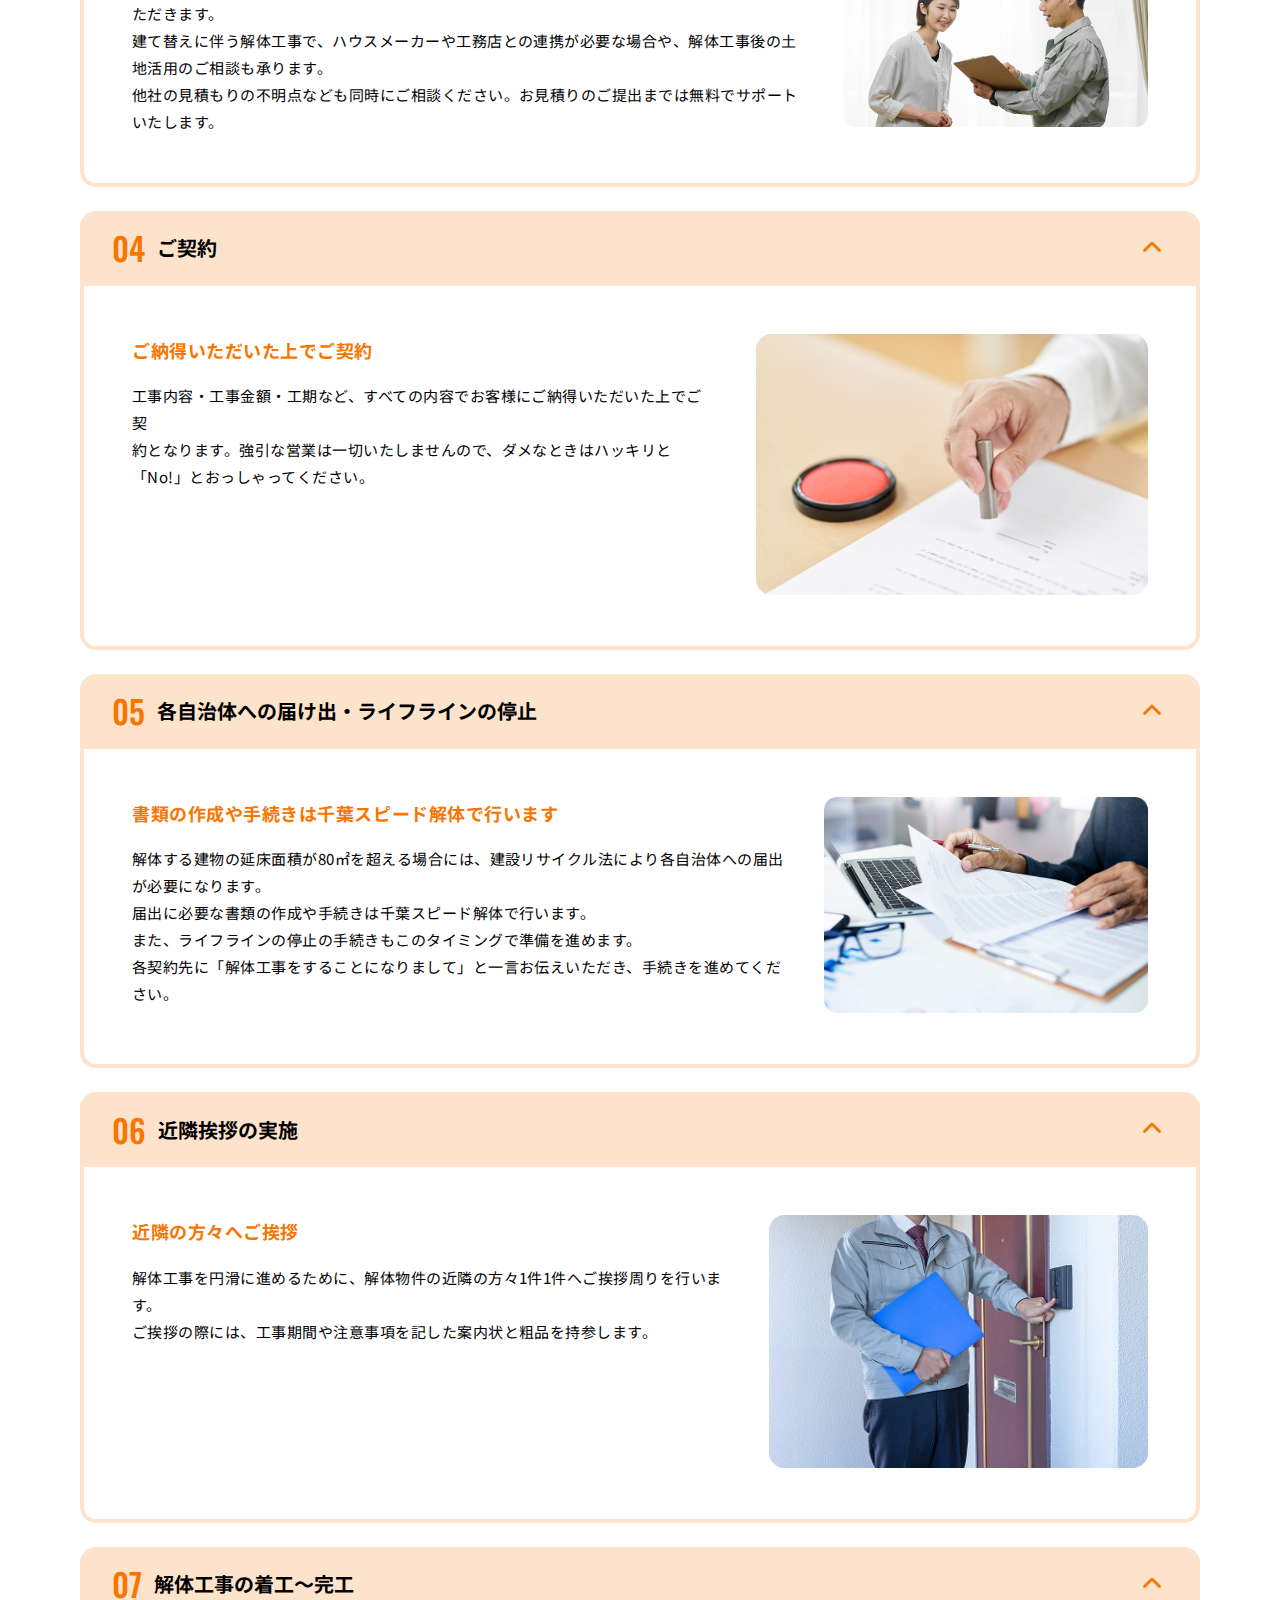
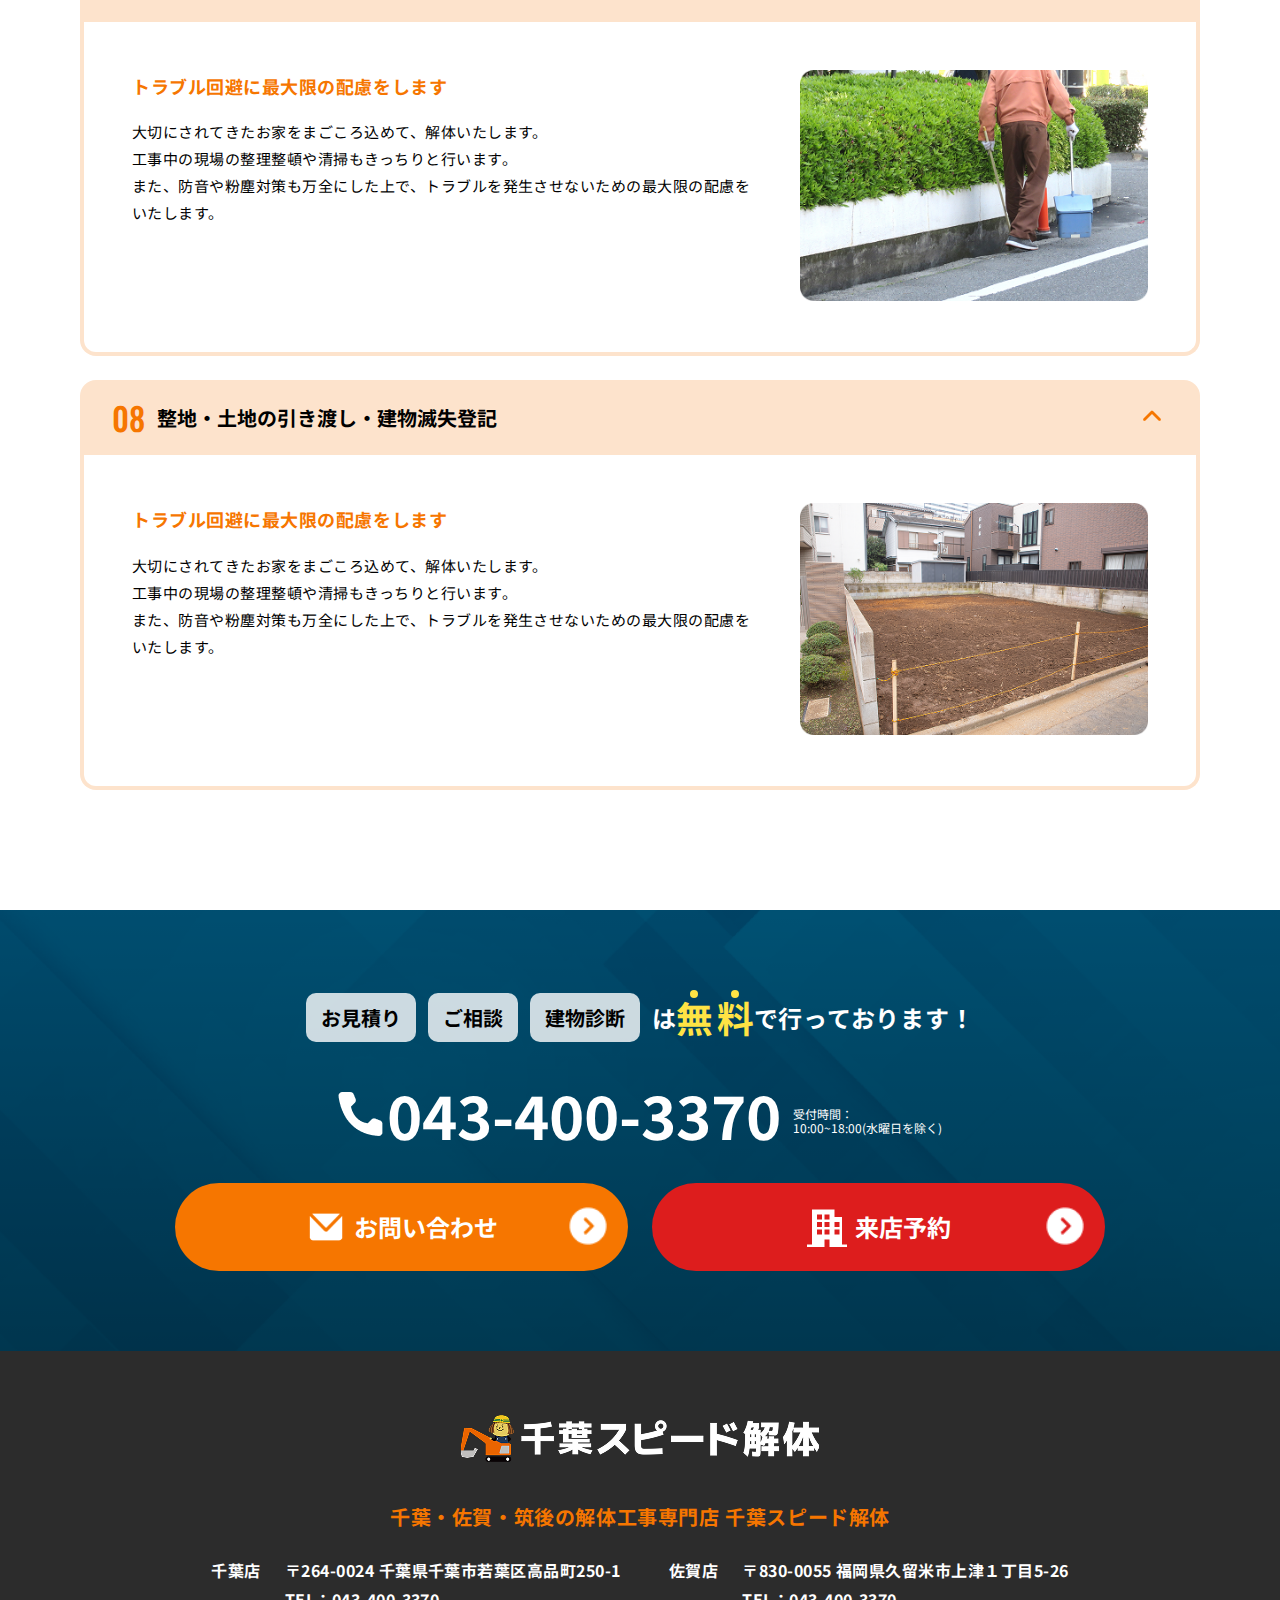
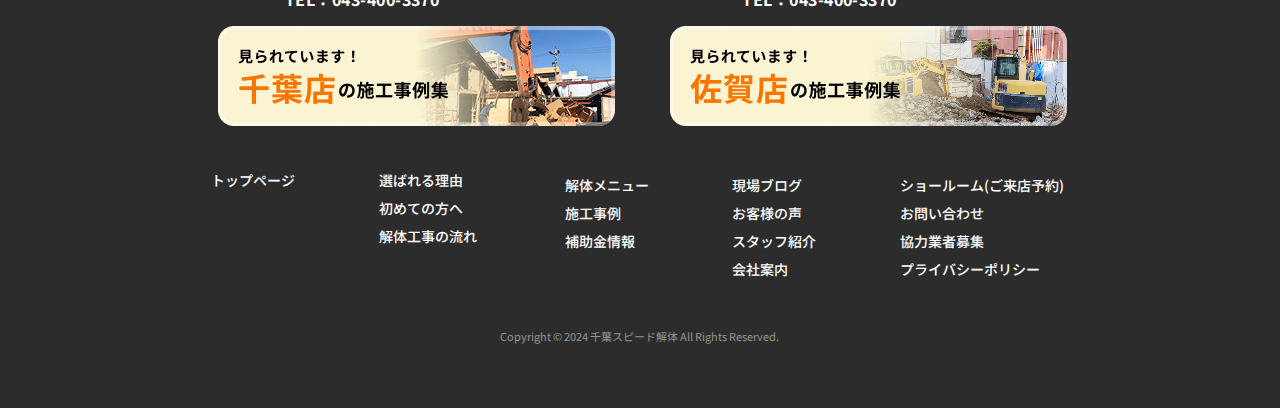
<file: flow.html>
<!DOCTYPE html>
<html lang="en">
<head>
    <meta charset="UTF-8">
    <meta name="viewport" content="width=device-width, initial-scale=1.0">
    <title>flow</title>
    <link rel="stylesheet" href="./assets/css/common.css">
     <link rel="stylesheet" href="./assets/css/flow.css">
     <script src="https://code.jquery.com/jquery-3.6.0.min.js"></script>
    <script src="./assets/js/nav.js"></script>
       <script src="./assets/js/flow.js"></script>
   
</head>
<body>
    <div class="action-buttons">
        <div class="container">
            <div class="content">
                <a href="#" class="action button-contact">
                    <img src="./assets/img/mingcute_mail-fill.png" alt="お問い合わせ">
                    <span>お問い合わせ</span>
                    <small>無料</small>
                    <img class="btn-img" src="./assets/img/chevron.png" alt="">
                </a>
                <a href="#" class="action button-red">
                    <img src="./assets/img/vaadin_office.png" alt="来店予約">
                    <span>来店予約</span>
                    <small>無料</small>
                    <img class="btn-img" src="./assets/img/chevron.png" alt="">
                </a>
            </div>
        </div>
    </div>
    <header class="header">
        <div class="container">
            <div class="content">
                <div class="above">
                    <a class="logo" href="#">
                        <img src="./assets/img/logo.png" alt="">
                    </a>
                    <a class="contact" href="#">
                        <div class="phone">
                            <div class="img">
                                <img src="./assets/img/icn_phone1.png" alt="">
                            </div>
                            <div class="phone1">
                                <span>043-400-3370</span>
                            </div>
                        </div>
                        <div class="time">受付時間：<br>
                            10:00~18:00（水曜日を除く）</div>
                    </a>
                    <div class="btn-icon">
                        <a href="#" class="phone-icon">
                            <img src="./assets/img/icn_phone2.png" alt="043-400-3370">
                        </a>
                        <div class="menu-icon">
                            <span></span>
                            <span></span>
                            <span></span>
                        </div>
                    </div>
                </div>
                <nav class="nav">
                    <ul class="nav-list">
                        <li><a href="#">選ばれる理由</a></li>
                        <li><a href="#">初めての方へ</a></li>
                        <li><a href="#">解体工事の流れ</a></li>
                        <li><a href="#">解体工事メニュー</a></li>
                        <li><a href="#">会社概要</a></li>
                        <li><a href="#">スタッフ紹介</a></li>
                        <li><a href="#">施工事例</a></li>
                        <li><a href="#">現場ブログ</a></li>
                        <li><a href="#">お客様の声</a></li>
                        <li><a href="#">補助金情報</a></li>
                    </ul>
                    <div class="contact-btn">
                        <a class="contact-btn__orange" href="#">
                            <img src="./assets/img/mingcute_mail-fill.png" alt="">
                            <span>お問い合わせ</span>
                            <div class="contact-btn__img">
                                <img src="./assets/img/chevron.png" alt="">
                            </div>
                        </a>
                        <a class="contact-btn__red" href="#">
                            <img src="./assets/img/vaadin_office.png" alt="">
                            <span>来店予約</span>
                            <div class="contact-btn__img">
                                <img src="./assets/img/chevron.png" alt="">
                            </div>
                        </a>
                    </div>
                </nav>
            </div>
        </div>
    </header>
    <main class="main">
        <section class="sec-one">
            <div class="container">
                <div class="content">
                    <div class="reason">
                        <h1>解体工事の流れ</h1>
                        <p>FLOW</p>
                    </div>
                </div>
            </div>
        </section>
        <section class="sec-two">
            <div class="container">
                <div class="content">
                    <div class="list">
                        <ul>
                            <li class="item"><a href="#">TOP</a></li>
                            <li><span>></span></li>
                            <li><a href="#">選ばれる理由</a></li>
                        </ul>
                    </div>
                </div>
            </div>

        </section>
        <section class="layout">
            <div class="container">
                <div class="content">
                    <div class="content-title">
                        <div class="title-main">
                          <p class="p">
                            解体工事の流れ<br class="sp"><span>8</span>つのステップ
                          </p>
                          <div class="underline"></div>
                        </div>
                      </div>
                      <div class="card">
                        <div class="group-item">
                            <div class="group-title">
                                <div class="title">
                                    <span>01</span>
                                    <p class="pc">お問い合わせ</p>
                                    <p class="sp">お問い合わせお問い合わせお問い合わせお問い合わせ</p>
                                </div>
                                <div class="icon">
                                    <img src="./assets/img/chevron3.png" alt="">
                                </div>
                            </div>
                            <div class="above">
                                <div class="above-main">
                                    <div class="left">
                                        <div class="group-left">
                                            
                                                
                                                      <span>お電話またはメールでお問い合わせ</span>
                                                
                                                <div class="description">
                                                   <p>お電話（営業時間9:00～20:00）いただくか、ホームページのメールお問い合わせをご利用ください。随時弊社の担当者より折り返しのご連絡をさせていただきます。</p>
                                                </div>
                                                        <div class="button" >
                                                            <span>解体費用を見る</span>
                                                            <img class="btn-img" src="./assets/img/chevron2.png" alt="">           
                                                        </div>
                                            
                                        </div>
                                     
                                    </div>
                                    <div class="right">
                                        <img src="./assets/img/Rectangle 21(1).png" alt="">
                                         <div class="button" >
                                                            <span>解体費用を見る</span>
                                                            <img class="btn-img" src="./assets/img/chevron2.png" alt="">           
                                                        </div>
                                    </div>
                                </div>

                          

                                </div>
                        </div>
                          <div class="group-item">
                            <div class="group-title">
                                <div class="title">
                                    <span>02</span>
                                    <p>現場調査・ご要望ヒアリング</p>
                                </div>
                                <div class="icon">
                                    <img src="./assets/img/chevron3.png" alt="">
                                </div>
                            </div>
                            <div class="above">
                                <div class="above-main">
                                    <div class="left">
                                        <div class="group-left">
                                            
                                                
                                                      <span>建物や敷地の測量を行います</span>
                                                
                                                <div class="description">
                                                   
                                                 <p>現場調査では、解体工事にかかる費用を算出するのに必要な建物や敷地の測量を行います。正確な見積もりを算出するためにはになるため、お客様お立会いのもと実施し<br>
                                                所要時間は30分から1時間程度で、図面をお持ちの場合はご持参ください。
                                                   </p>
                                                </div>
                                                        
                                            
                                        </div>
                                     
                                    </div>
                                    <div class="right">
                                        <img src="./assets/img/Rectangle 21(2).png" alt="">
                                    </div>
                                </div>

                          

                                </div>
                        </div>
                         <div class="group-item">
                            <div class="group-title">
                                <div class="title">
                                    <span>03</span>
                                    <p>お見積りのご提出</p>
                                </div>
                                <div class="icon">
                                    <img src="./assets/img/chevron3.png" alt="">
                                </div>
                            </div>
                            <div class="above">
                                <div class="above-main">
                                    <div class="left">
                                        <div class="group-left">
                                            
                                                
                                                      <span>他社の見積もりの不明点などもご相談く<br class="sp">ださい</span>
                                                
                                                <div class="description">
                                                  
                                                 <p>現場調査での診断結果をもとに、費用やプランを詳細に記した見積書をご提出・ご提案させていただきます。<br>
                                                建て替えに伴う解体工事で、ハウスメーカーや工務店との連携が必要な場合や、解体工事後の土地活用のご相談も承ります。<br>
                                                他社の見積もりの不明点なども同時にご相談ください。お見積りのご提出までは無料でサポートいたします。</p>
                                                  
                                                </div>
                                                        
                                            
                                        </div>
                                     
                                    </div>
                                    <div class="right">
                                        <img src="./assets/img/Rectangle 21(3).png" alt="">
                                    </div>
                                </div>

                          

                                </div>
                        </div>
                         <div class="group-item">
                            <div class="group-title">
                                <div class="title">
                                    <span>04</span>
                                    <p>ご契約</p>
                                </div>
                                <div class="icon">
                                    <img src="./assets/img/chevron3.png" alt="">
                                </div>
                            </div>
                            <div class="above">
                                <div class="above-main">
                                    <div class="left">
                                        <div class="group-left">
                                            
                                                
                                                      <span>ご納得いただいた上でご契約</span>
                                                
                                                <div class="description">
                                                  
                                                <p>工事内容・工事金額・工期など、すべての内容でお客様にご納得いただいた上でご契<br>
                                                約となります。強引な営業は一切いたしませんので、ダメなときはハッキリと<br>
                                                「No!」とおっしゃってください。</p>
                                                  
                                                </div>
                                                        
                                            
                                        </div>
                                     
                                    </div>
                                    <div class="right">
                                        <img src="./assets/img/Rectangle 21(4).png" alt="">
                                    </div>
                                </div>

                          

                                </div>
                        </div>
                        <div class="group-item">
                            <div class="group-title">
                                <div class="title">
                                    <span>05</span>
                                    <p>各自治体への届け出・ライフラインの停止</p>
                                </div>
                                <div class="icon">
                                    <img src="./assets/img/chevron3.png" alt="">
                                </div>
                            </div>
                            <div class="above">
                                <div class="above-main">
                                    <div class="left">
                                        <div class="group-left">
                                            
                                                
                                                      <span>書類の作成や手続きは千葉スピード解体で行います</span>
                                                
                                                <div class="description">
                                                  
                                               <p>解体する建物の延床面積が80㎡を超える場合には、建設リサイクル法により各自治体への届出が必要になります。<br>
                                                届出に必要な書類の作成や手続きは千葉スピード解体で行います。<br>
                                                また、ライフラインの停止の手続きもこのタイミングで準備を進めます。<br>
                                                各契約先に「解体工事をすることになりまして」と一言お伝えいただき、手続きを進めてください。</p>
                                                  
                                                </div>
                                                        
                                            
                                        </div>
                                     
                                    </div>
                                    <div class="right">
                                        <img src="./assets/img/Rectangle 21(5).png" alt="">
                                    </div>
                                </div>

                          

                                </div>
                        </div>
                         <div class="group-item">
                            <div class="group-title">
                                <div class="title">
                                    <span>06</span>
                                    <p>近隣挨拶の実施</p>
                                </div>
                                <div class="icon">
                                    <img src="./assets/img/chevron3.png" alt="">
                                </div>
                            </div>
                            <div class="above">
                                <div class="above-main">
                                    <div class="left">
                                        <div class="group-left">
                                            
                                                
                                                      <span>近隣の方々へご挨拶</span>
                                                
                                                <div class="description">
                                                  
                                              <p>解体工事を円滑に進めるために、解体物件の近隣の方々1件1件へご挨拶周りを行います。<br>
                                                ご挨拶の際には、工事期間や注意事項を記した案内状と粗品を持参します。</p>   
                                                </div>
                                                        
                                            
                                        </div>
                                     
                                    </div>
                                    <div class="right">
                                        <img src="./assets/img/Rectangle 21(7).png" alt="">
                                    </div>
                                </div>

                          

                                </div>
                        </div>
                         <div class="group-item">
                            <div class="group-title">
                                <div class="title">
                                    <span>07</span>
                                    <p>解体工事の着工～完工</p>
                                </div>
                                <div class="icon">
                                    <img src="./assets/img/chevron3.png" alt="">
                                </div>
                            </div>
                            <div class="above">
                                <div class="above-main">
                                    <div class="left">
                                        <div class="group-left">
                                            
                                                
                                                      <span>トラブル回避に最大限の配慮をします</span>
                                                
                                                <div class="description">
                                                  
                                             <p>大切にされてきたお家をまごころ込めて、解体いたします。<br>
                                                工事中の現場の整理整頓や清掃もきっちりと行います。<br>
                                                また、防音や粉塵対策も万全にした上で、トラブルを発生させないための最大限の配慮をいたします。</p>
                                                </div>
                                                        
                                            
                                        </div>
                                     
                                    </div>
                                    <div class="right">
                                        <img src="./assets/img/Rectangle 21(8).png" alt="">
                                    </div>
                                </div>

                          

                                </div>
                        </div>
                          <div class="group-item">
                            <div class="group-title">
                                <div class="title">
                                    <span>08</span>
                                    <p>整地・土地の引き渡し・建物滅失登記</p>
                                </div>
                                <div class="icon">
                                    <img src="./assets/img/chevron3.png" alt="">
                                </div>
                            </div>
                            <div class="above">
                                <div class="above-main">
                                    <div class="left">
                                        <div class="group-left">
                                            
                                                
                                                      <span>トラブル回避に最大限の配慮をします</span>
                                                
                                                <div class="description">
                                                  
                                                <p>大切にされてきたお家をまごころ込めて、解体いたします。<br>
                                                工事中の現場の整理整頓や清掃もきっちりと行います。<br>
                                                また、防音や粉塵対策も万全にした上で、トラブルを発生させないための最大限の配慮をいたします。
                                            </p>
                                                </div>
                                                        
                                            
                                        </div>
                                     
                                    </div>
                                    <div class="right">
                                        <img src="./assets/img/Rectangle 21(9).png" alt="">
                                    </div>
                                </div>

                          

                                </div>
                        </div>




                      




                        
                     



                    </div>
                      
                </div>

            </div>
        </section>
        </main>
        <section class="contact1">
        <div class="container">
            <div class="content">
                <div class="contact-list">
                    <p class="contact-list__btn">
                        <span>お見積り</span>
                        <span>ご相談</span>
                        <span>建物診断</span>
                        <span class="no-bg">は</span>
                    </p>
                    <span class="text-marker">
                        <small>無</small>
                        <small>料</small>
                        <span class="contact-list__last">で行っております！</span>
                    </span>
                    <span class="contact-list__last1">で行っております！</span>

                </div>

                <a class="contact-phone" href="#">
                    <p class="contact-phone__number">
                        <img src="./assets/img/Vector.png" alt="">
                        <span>043-400-3370</span>
                    </p>
                    <p class="contact-phone__text">
                        受付時間：<br>
                        10:00~18:00(水曜日を除く)
                    </p>
                </a>

                <div class="contact-btn">
                    <a class="contact-btn__orange" href="#">

                        <img src="./assets/img/mingcute_mail-fill.png" alt="">

                        <span>お問い合わせ</span>
                        <div class="contact-btn__img">
                            <img src="./assets/img/chevron.png" alt="">
                        </div>
                    </a>
                    <a class="contact-btn__red" href="#">
                        <img src="./assets/img/vaadin_office.png" alt="">
                        <span>来店予約</span>
                        <div class="contact-btn__img">
                            <img src="./assets/img/chevron.png" alt="">
                        </div>
                    </a>

                </div>
            </div>
        </div>
    </section>
    <footer class="footer">
        <div class="container">
            <div class="content">
                <a class="logo__footer">
                    <img src="./assets/img/logofooter.png" alt="">
                </a>
                <div class="contact__footer">
                    <span>千葉・佐賀・筑後の解体工事専門店 <br> 千葉スピード解体</span>
                    <div class="nd__footer">
                        <div class="nd__footer1">
                            <div class="nd__footer2">
                                <p class="p__footer">千葉店</p>
                                <p>〒264-0024 千葉県千葉市若葉区高品町250-1 <br>
                                    TEL：043-400-3370</p>
                            </div>
                            <a class="bnr__footer1">
                                <img src="./assets/img/bnr_footer2.png" alt="">
                            </a>
                        </div>
                        <div class="nd__footer1">
                            <div class="nd__footer2">
                                <p class="p__footer">佐賀店</p>
                                <p>〒830-0055 福岡県久留米市上津１丁目5-26<br>
                                    TEL：043-400-3370</p>
                            </div>
                            <a class="bnr__footer2" href="#">
                                <img src="./assets/img/bnr_footer1.png" alt="">
                            </a>
                        </div>
                    </div>
                </div>
                <div class="nav__footer">
                    <div class="nav__list">
                        <ul>
                            <li>トップページ</li>
                        </ul>
                    </div>
                    <div class="nav__list">
                        <ul>
                            <li><a href="#">選ばれる理由</a></li>
                            <li><a href="#">初めての方へ</a></li>
                            <li><a href="#">解体工事の流れ</a></li>
                        </ul>
                    </div>
                    <div class="nav__list">
                        <ul>
                            <li><a href="#">解体メニュー</a></li>
                            <li><a href="#">施工事例</a></li>
                            <li><a href="#">補助金情報</a></li>
                        </ul>
                    </div>
                    <div class="nav__list">
                        <ul>
                            <li><a href="#">現場ブログ</a></li>
                            <li><a href="#">お客様の声</a></li>
                            <li><a href="#">スタッフ紹介</a></li>
                            <li><a href="#">会社案内</a></li>
                        </ul>
                    </div>
                    <div class="nav__list">
                        <ul>
                            <li><a href="#">ショールーム(ご来店予約)</a></li>
                            <li><a href="#">お問い合わせ</a></li>
                            <li><a href="#">協力業者募集</a></li>
                            <li><a href="#">プライバシーポリシー</a></li>
                        </ul>
                    </div>
                </div>
                <div class="copy">
                    Copyright © 2024 千葉スピード解体 All Rights Reserved.
                </div>
            </div>
        </div>
    </footer>
 
</body>
</html>
</file>
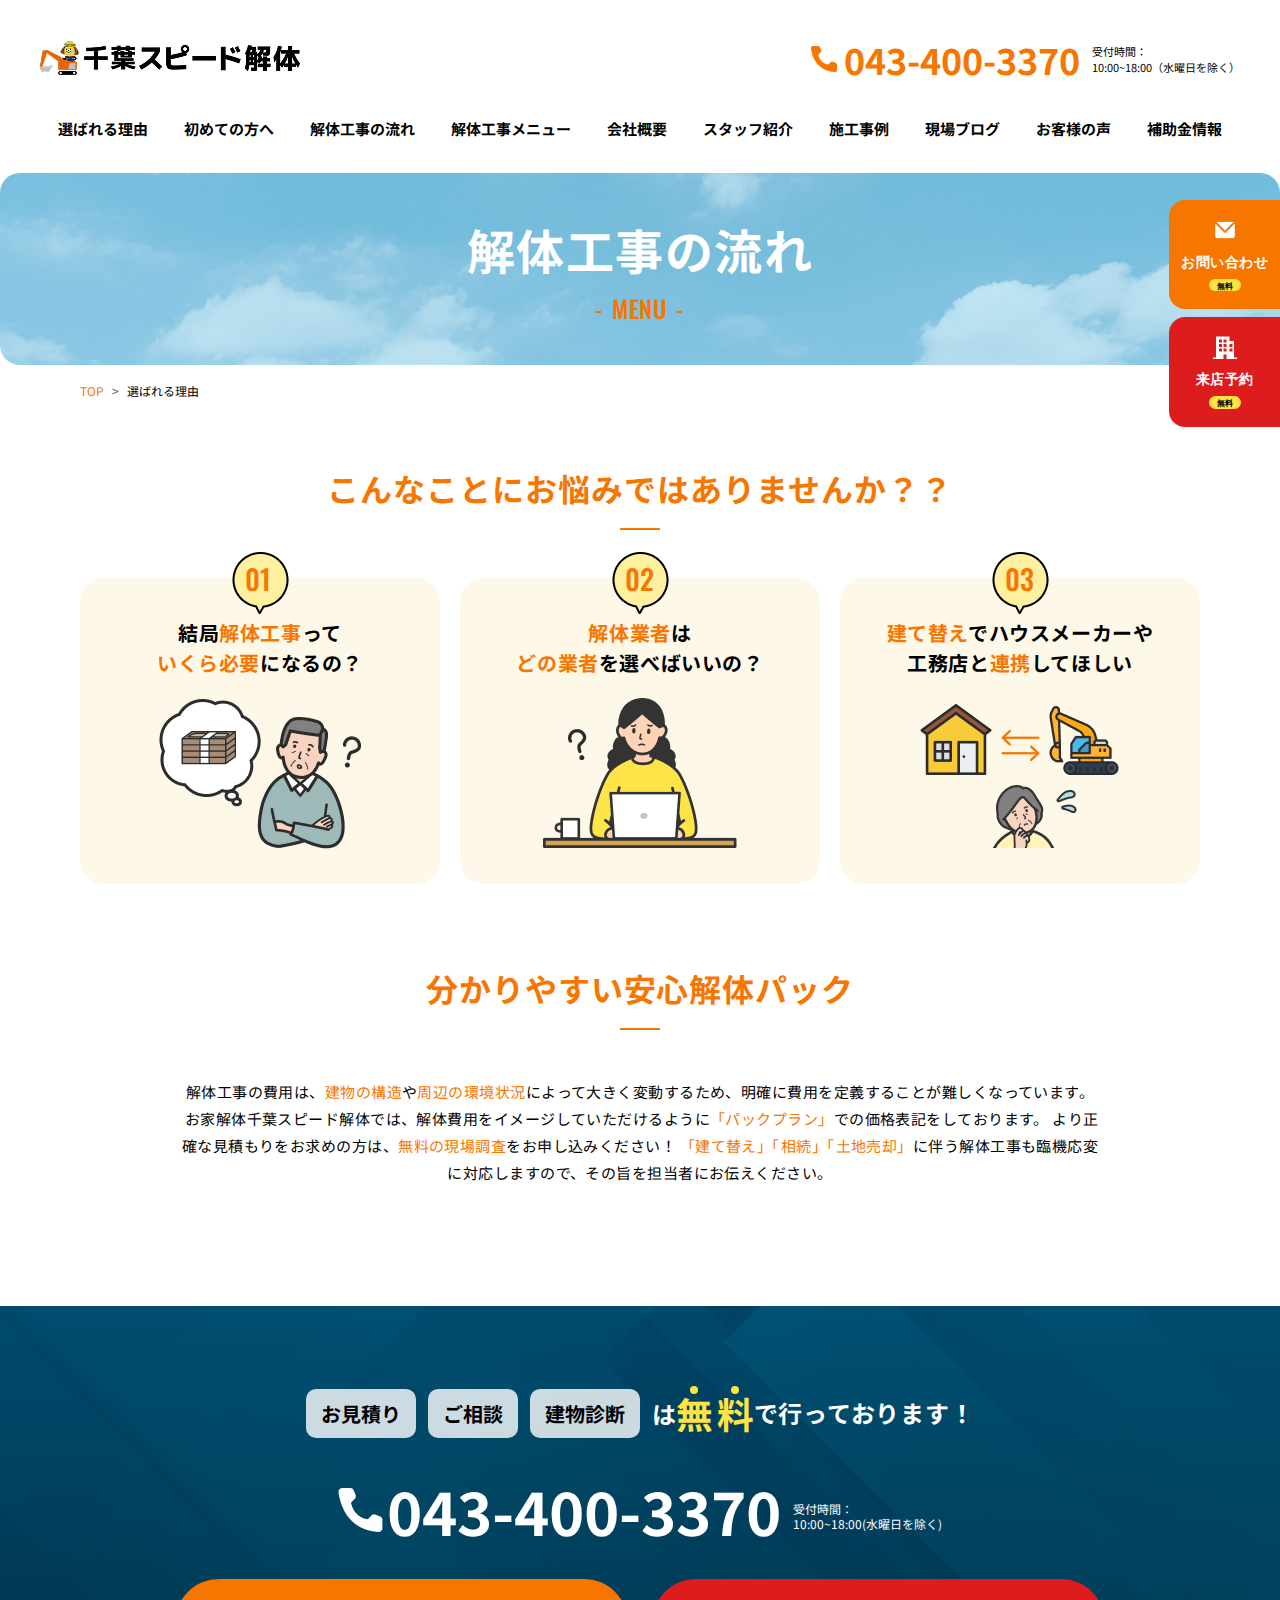
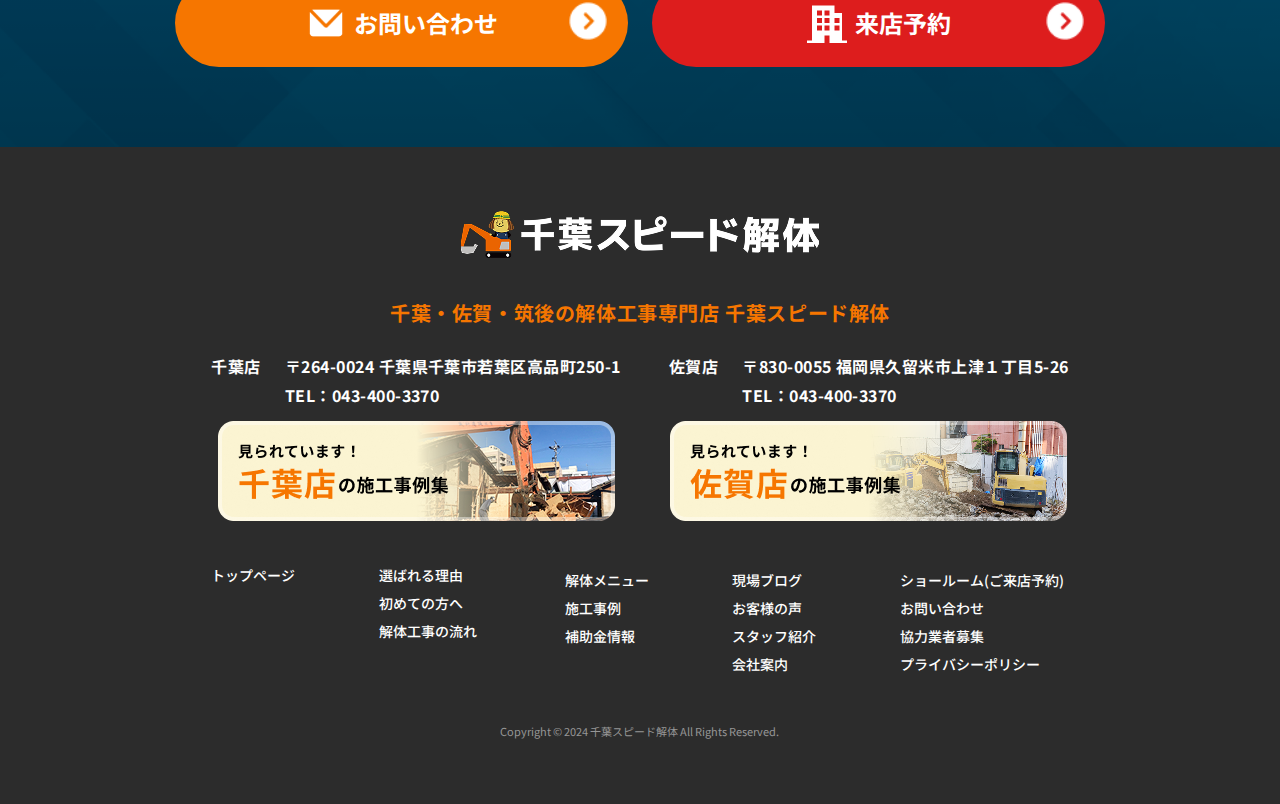
<file: menu.html>
<!DOCTYPE html>
<html lang="en">
<head>
    <meta charset="UTF-8">
    <meta name="viewport" content="width=device-width, initial-scale=1.0">
    <title>Menu</title>
        <link rel="stylesheet" href="./assets/css/common.css">
     <link rel="stylesheet" href="./assets/css/menu.css">
     <script src="https://code.jquery.com/jquery-3.6.0.min.js"></script>
    <script src="./assets/js/nav.js"></script>
</head>
<body>
      <div class="action-buttons">
        <div class="container">
            <div class="content">
                <a href="#" class="action button-contact">
                    <img src="./assets/img/mingcute_mail-fill.png" alt="お問い合わせ">
                    <span>お問い合わせ</span>
                    <small>無料</small>
                    <img class="btn-img" src="./assets/img/chevron.png" alt="">
                </a>
                <a href="#" class="action button-red">
                    <img src="./assets/img/vaadin_office.png" alt="来店予約">
                    <span>来店予約</span>
                    <small>無料</small>
                    <img class="btn-img" src="./assets/img/chevron.png" alt="">
                </a>
            </div>
        </div>
    </div>
    <header class="header">
        <div class="container">
            <div class="content">
                <div class="above">
                    <a class="logo" href="#">
                        <img src="./assets/img/logo.png" alt="">
                    </a>
                    <a class="contact" href="#">
                        <div class="phone">
                            <div class="img">
                                <img src="./assets/img/icn_phone1.png" alt="">
                            </div>
                            <div class="phone1">
                                <span>043-400-3370</span>
                            </div>
                        </div>
                        <div class="time">受付時間：<br>
                            10:00~18:00（水曜日を除く）</div>
                    </a>
                    <div class="btn-icon">
                        <a href="#" class="phone-icon">
                            <img src="./assets/img/icn_phone2.png" alt="043-400-3370">
                        </a>
                        <div class="menu-icon">
                            <span></span>
                            <span></span>
                            <span></span>
                        </div>
                    </div>
                </div>
                <nav class="nav">
                    <ul class="nav-list">
                        <li><a href="#">選ばれる理由</a></li>
                        <li><a href="#">初めての方へ</a></li>
                        <li><a href="#">解体工事の流れ</a></li>
                        <li><a href="#">解体工事メニュー</a></li>
                        <li><a href="#">会社概要</a></li>
                        <li><a href="#">スタッフ紹介</a></li>
                        <li><a href="#">施工事例</a></li>
                        <li><a href="#">現場ブログ</a></li>
                        <li><a href="#">お客様の声</a></li>
                        <li><a href="#">補助金情報</a></li>
                    </ul>
                    <div class="contact-btn">
                        <a class="contact-btn__orange" href="#">
                            <img src="./assets/img/mingcute_mail-fill.png" alt="">
                            <span>お問い合わせ</span>
                            <div class="contact-btn__img">
                                <img src="./assets/img/chevron.png" alt="">
                            </div>
                        </a>
                        <a class="contact-btn__red" href="#">
                            <img src="./assets/img/vaadin_office.png" alt="">
                            <span>来店予約</span>
                            <div class="contact-btn__img">
                                <img src="./assets/img/chevron.png" alt="">
                            </div>
                        </a>
                    </div>
                </nav>
            </div>
        </div>
    </header>
        <main class="main">
        <section class="sec-one">
            <div class="container">
                <div class="content">
                    <div class="reason">
                        <h1>解体工事の流れ</h1>
                        <p>MENU</p>
                    </div>
                </div>
            </div>
        </section>
        <section class="sec-two">
            <div class="container">
                <div class="content">
                    <div class="list">
                        <ul>
                            <li class="item"><a href="#">TOP</a></li>
                            <li><span>></span></li>
                            <li><a href="#">選ばれる理由</a></li>
                        </ul>
                    </div>
                </div>
            </div>

        </section>
          <section class="layout">
            <div class="container">
                <div class="content">
                    <div class="content-title">
                        <div class="title-main">
                          <p class="p">
                           こんなことにお悩みではありませんか？？
                          </p>
                          <div class="underline"></div>
                        </div>
                          <div class="contact">
                        <ul class="list">
                            <li class="item">
                                <div class="icon">
                                    <span>01</span>
                                    <img src="./assets/img/Union.png" alt="">
                                </div>
                                <div class="text">
                                    <p>結局<span>解体工事</span>って<br><br class="sp"><span>いくら必要</span>になる<br class="sp">の？</p>
                                </div>
                                <div class="image">
                                    <img src="./assets/img/illust1.png" alt="">
                                </div>
                            </li>
                            <li class="item">
                                <div class="icon">
                                    <span>02</span>
                                    <img src="./assets/img/Union.png" alt="">
                                </div>
                                <div class="text">
                                    <p><span>解体業者</span>は<br><br class="sp"><span>どの業者</span>を選べばい<br class="sp">いの？</p>
                                </div>
                                <div class="image">
                                    <img src="./assets/img/illust2.png" alt="">
                                </div>
                            </li>
                            <li class="item">
                                <div class="icon">
                                    <span>03</span>
                                    <img src="./assets/img/Union.png" alt="">
                                </div>
                                <div class="text">
                                    <p><span>建て替え</span>でハウス<br class="sp">メーカーや<br>工務店と<br class="sp"><span>連携</span>してほしい</p>
                                </div>
                                <div class="image">
                                    <img src="./assets/img/illust3.png" alt="">
                                </div>
                            </li>
                        </ul>
                    </div>
                      </div>
                      <div class="content-txt">
                        <div class="title-main">
                          <p class="p">
                        分かりやすい安心解体パック
                          </p>
                          <div class="underline"></div>
                        </div>
                       <div class="txt">
                        <p>
                            解体工事の費用は、<span>建物の構造</span>や<span>周辺の環境状況</span>によって大きく変動するため、明確に費用を定義することが難しくなっています。<br> お家解体千葉スピード解体では、解体費用をイメージしていただけるように<span>「パックプラン」</span>での価格表記をしております。 より正確な見積もりをお求めの方は、<span>無料の現場調査</span>をお申し込みください！ <span>「建て替え」「相続」「土地売却」</span>に伴う解体工事も臨機応変に対応しますので、その旨を担当者にお伝えください。
                        </p>
                       </div>
                    
                      </div>

                          

              
                      
                </div>

            </div>
        </section>
        </main>
          <section class="contact1">
        <div class="container">
            <div class="content">
                <div class="contact-list">
                    <p class="contact-list__btn">
                        <span>お見積り</span>
                        <span>ご相談</span>
                        <span>建物診断</span>
                        <span class="no-bg">は</span>
                    </p>
                    <span class="text-marker">
                        <small>無</small>
                        <small>料</small>
                        <span class="contact-list__last">で行っております！</span>
                    </span>
                    <span class="contact-list__last1">で行っております！</span>

                </div>

                <a class="contact-phone" href="#">
                    <p class="contact-phone__number">
                        <img src="./assets/img/Vector.png" alt="">
                        <span>043-400-3370</span>
                    </p>
                    <p class="contact-phone__text">
                        受付時間：<br>
                        10:00~18:00(水曜日を除く)
                    </p>
                </a>

                <div class="contact-btn">
                    <a class="contact-btn__orange" href="#">

                        <img src="./assets/img/mingcute_mail-fill.png" alt="">

                        <span>お問い合わせ</span>
                        <div class="contact-btn__img">
                            <img src="./assets/img/chevron.png" alt="">
                        </div>
                    </a>
                    <a class="contact-btn__red" href="#">
                        <img src="./assets/img/vaadin_office.png" alt="">
                        <span>来店予約</span>
                        <div class="contact-btn__img">
                            <img src="./assets/img/chevron.png" alt="">
                        </div>
                    </a>

                </div>
            </div>
        </div>
    </section>
    <footer class="footer">
        <div class="container">
            <div class="content">
                <a class="logo__footer">
                    <img src="./assets/img/logofooter.png" alt="">
                </a>
                <div class="contact__footer">
                    <span>千葉・佐賀・筑後の解体工事専門店 <br> 千葉スピード解体</span>
                    <div class="nd__footer">
                        <div class="nd__footer1">
                            <div class="nd__footer2">
                                <p class="p__footer">千葉店</p>
                                <p>〒264-0024 千葉県千葉市若葉区高品町250-1 <br>
                                    TEL：043-400-3370</p>
                            </div>
                            <a class="bnr__footer1">
                                <img src="./assets/img/bnr_footer2.png" alt="">
                            </a>
                        </div>
                        <div class="nd__footer1">
                            <div class="nd__footer2">
                                <p class="p__footer">佐賀店</p>
                                <p>〒830-0055 福岡県久留米市上津１丁目5-26<br>
                                    TEL：043-400-3370</p>
                            </div>
                            <a class="bnr__footer2" href="#">
                                <img src="./assets/img/bnr_footer1.png" alt="">
                            </a>
                        </div>
                    </div>
                </div>
                <div class="nav__footer">
                    <div class="nav__list">
                        <ul>
                            <li>トップページ</li>
                        </ul>
                    </div>
                    <div class="nav__list">
                        <ul>
                            <li><a href="#">選ばれる理由</a></li>
                            <li><a href="#">初めての方へ</a></li>
                            <li><a href="#">解体工事の流れ</a></li>
                        </ul>
                    </div>
                    <div class="nav__list">
                        <ul>
                            <li><a href="#">解体メニュー</a></li>
                            <li><a href="#">施工事例</a></li>
                            <li><a href="#">補助金情報</a></li>
                        </ul>
                    </div>
                    <div class="nav__list">
                        <ul>
                            <li><a href="#">現場ブログ</a></li>
                            <li><a href="#">お客様の声</a></li>
                            <li><a href="#">スタッフ紹介</a></li>
                            <li><a href="#">会社案内</a></li>
                        </ul>
                    </div>
                    <div class="nav__list">
                        <ul>
                            <li><a href="#">ショールーム(ご来店予約)</a></li>
                            <li><a href="#">お問い合わせ</a></li>
                            <li><a href="#">協力業者募集</a></li>
                            <li><a href="#">プライバシーポリシー</a></li>
                        </ul>
                    </div>
                </div>
                <div class="copy">
                    Copyright © 2024 千葉スピード解体 All Rights Reserved.
                </div>
            </div>
        </div>
    </footer>
</body>
</html>
</file>
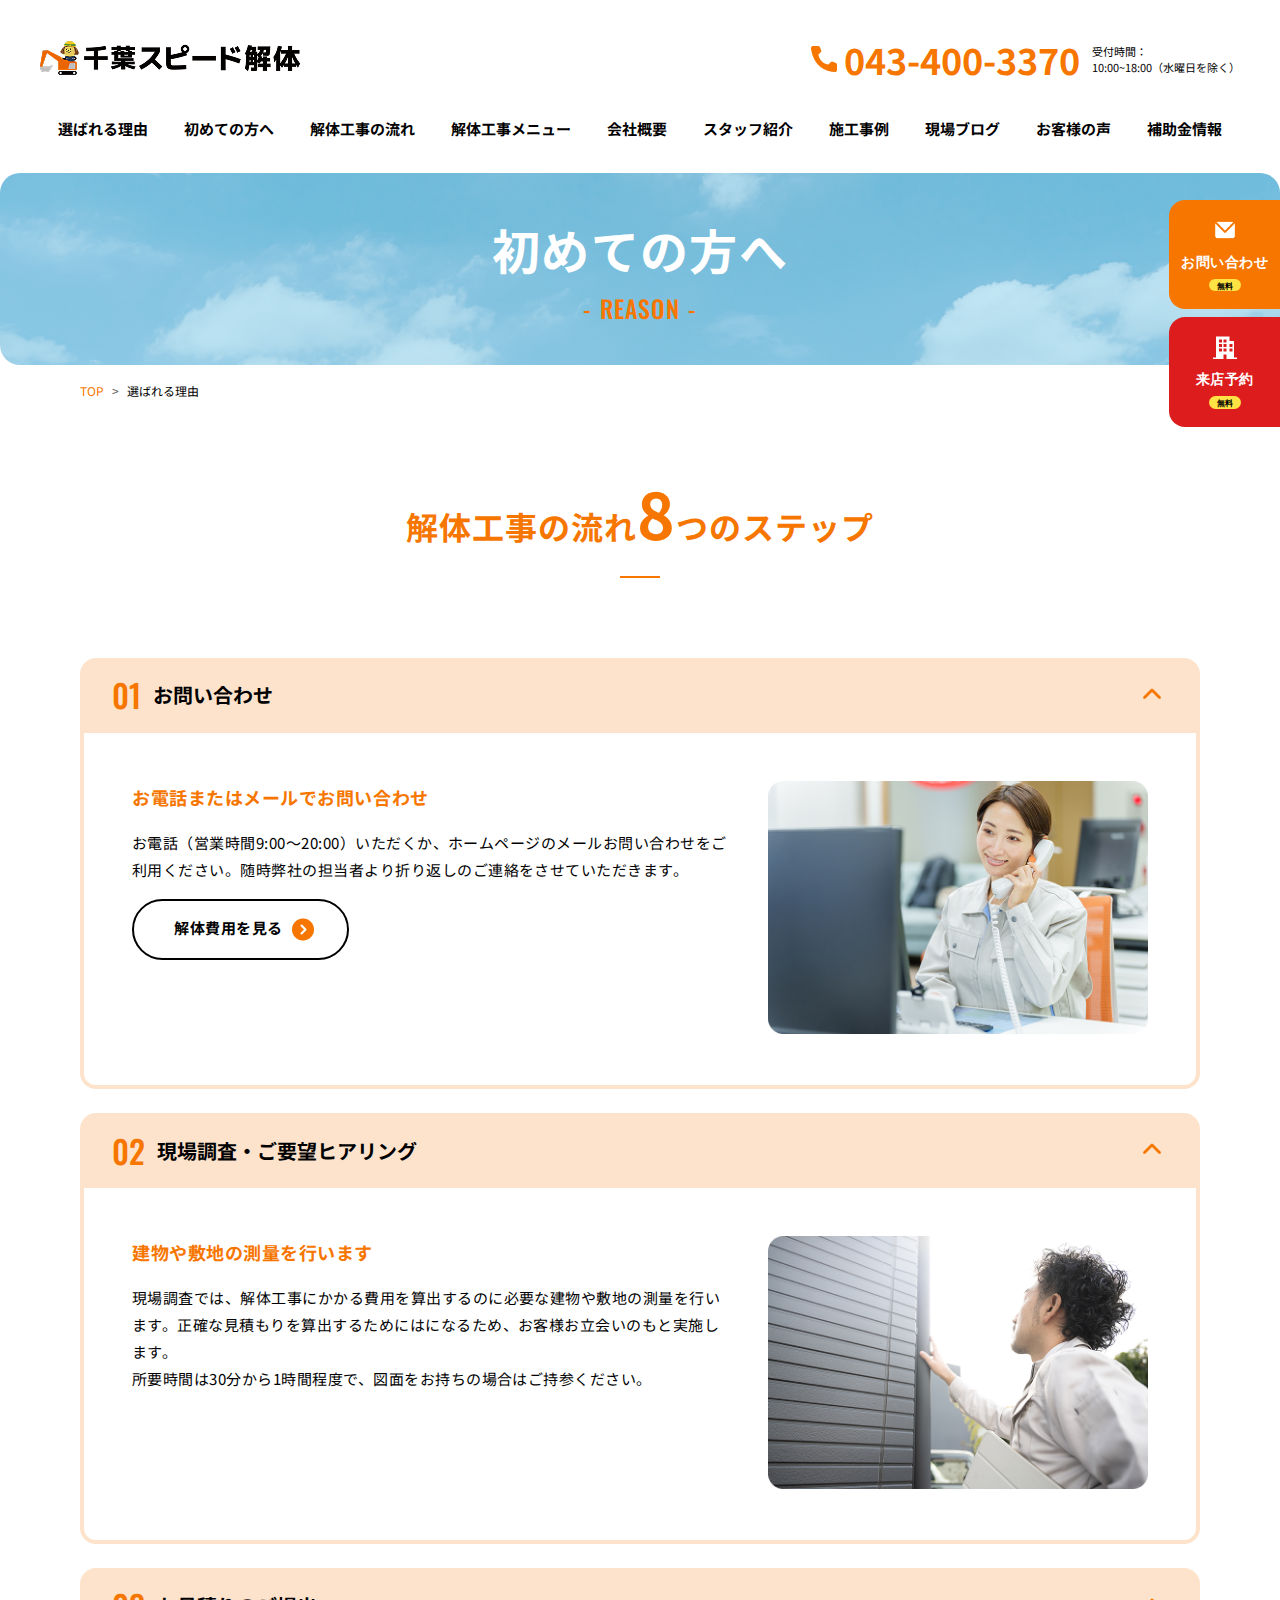
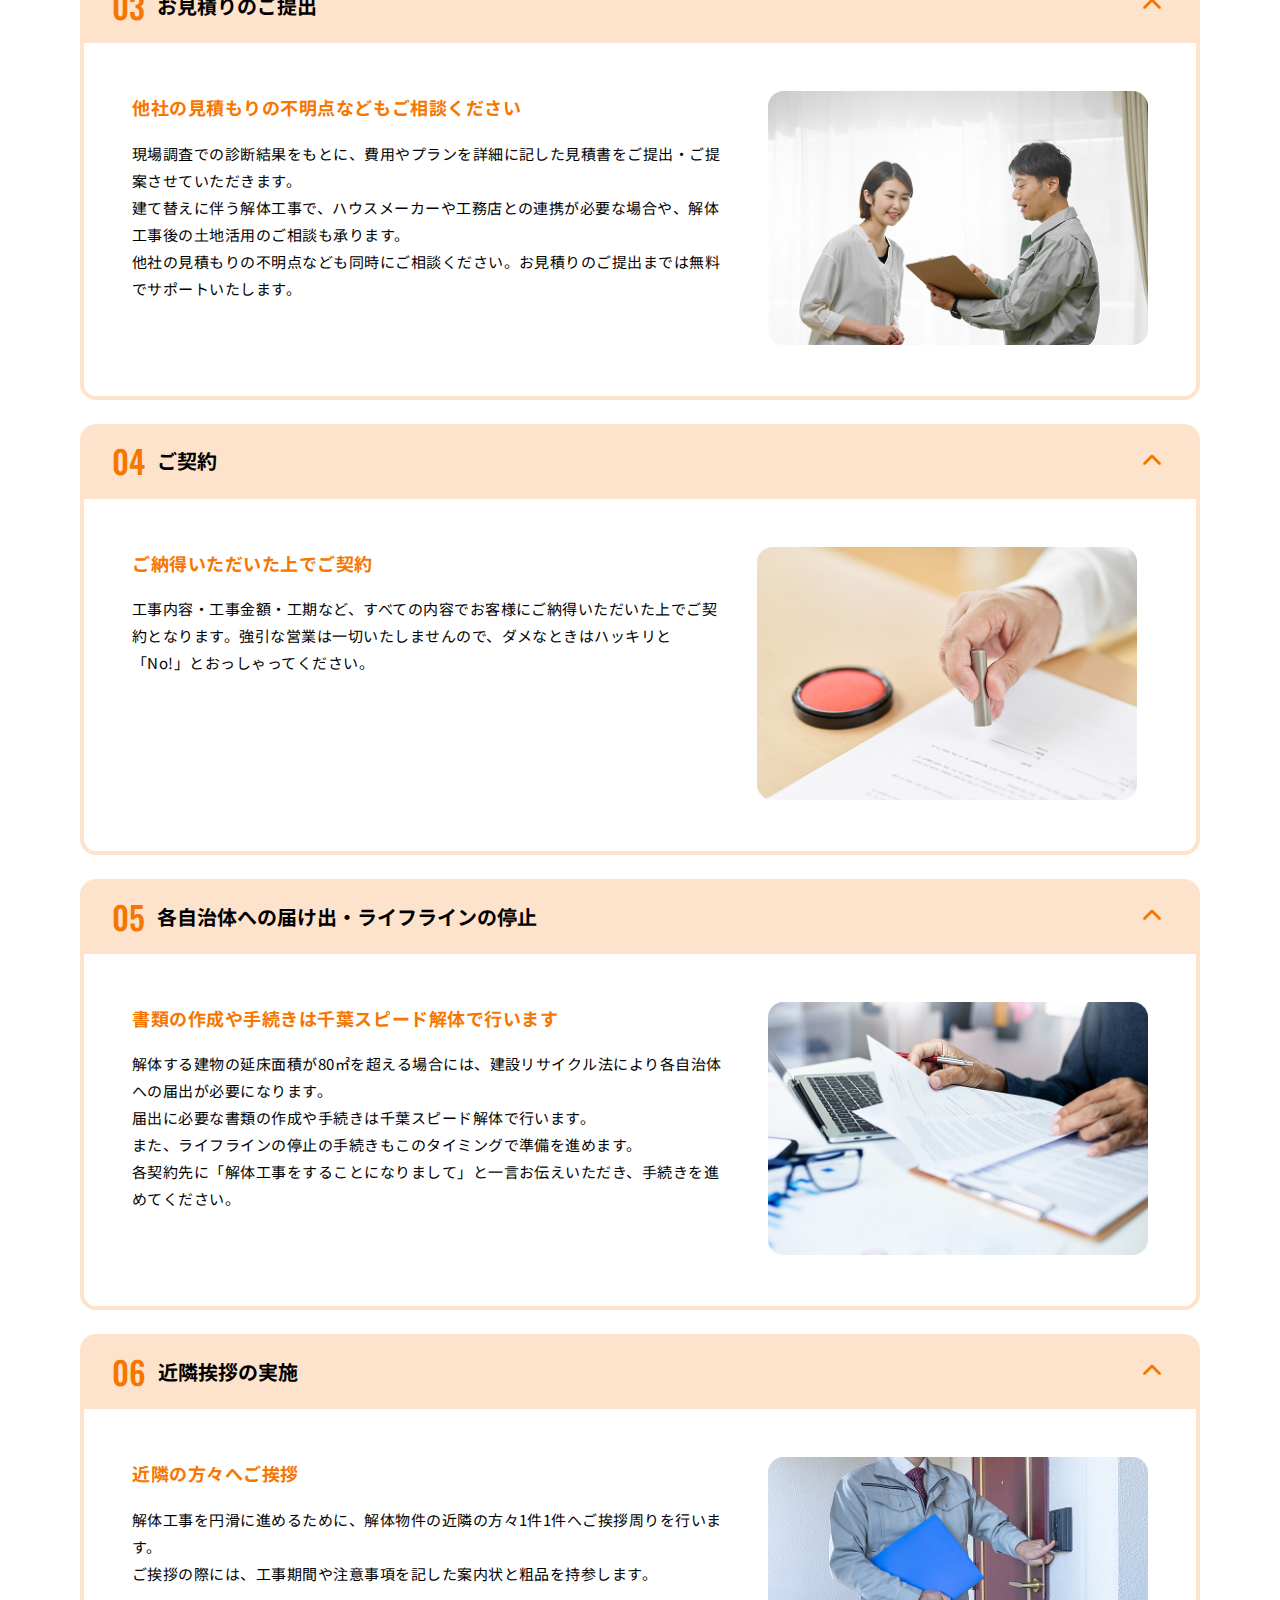
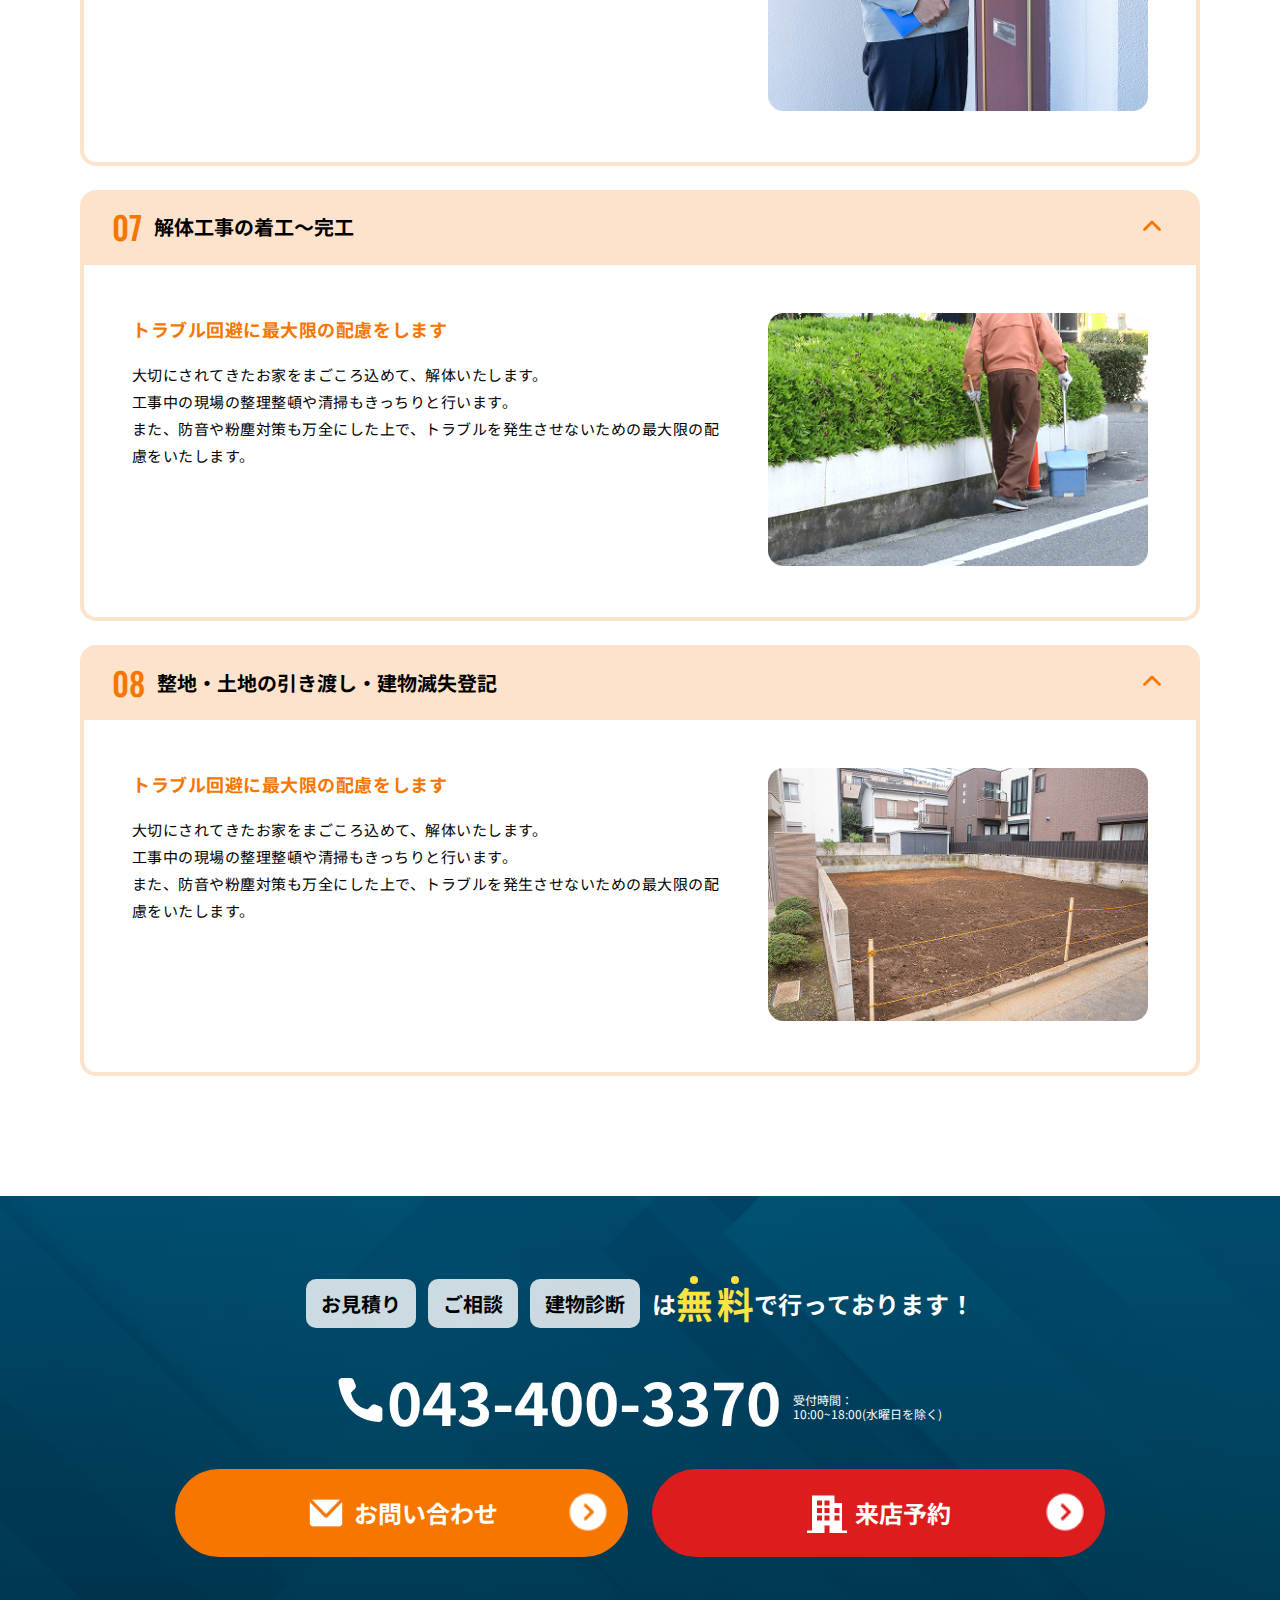
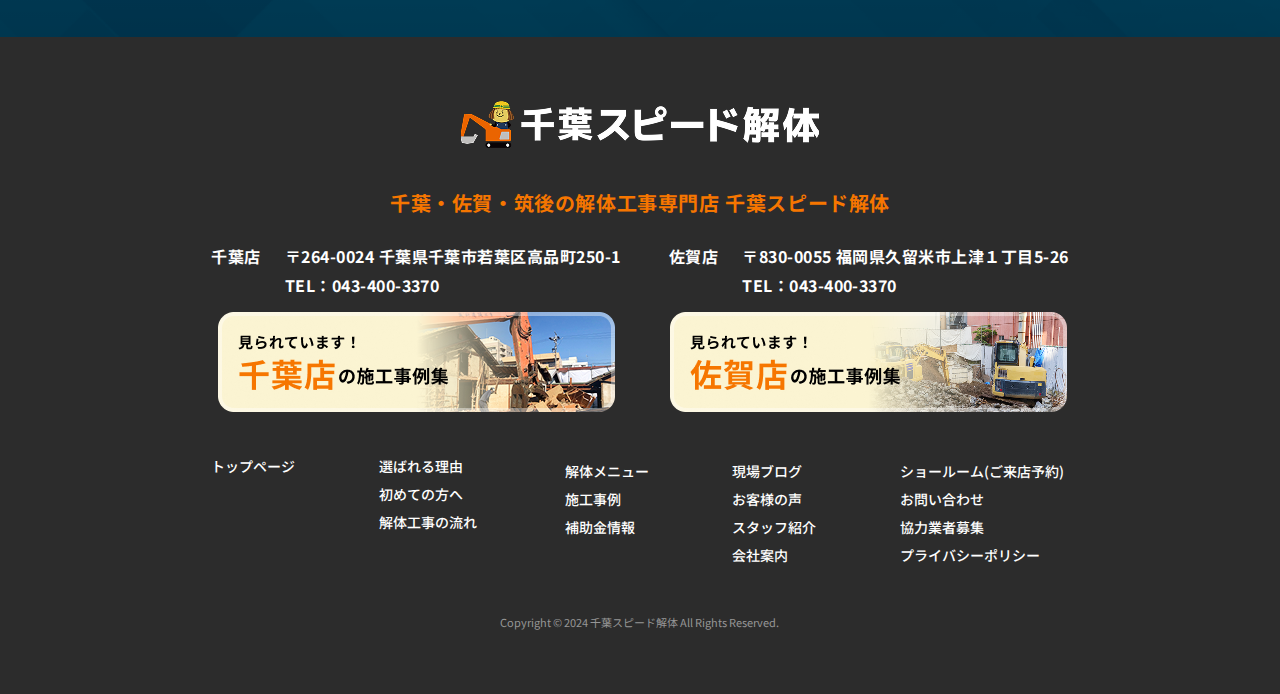
<file: second.html>
<!DOCTYPE html>
<html lang="en">
<head>
    <meta charset="UTF-8">
    <meta name="viewport" content="width=device-width, initial-scale=1.0">
    <title>Second</title>
    <link rel="stylesheet" href="./assets/css/common.css">
    <link rel="stylesheet" href="./assets/css/second.css">
     <script src="https://code.jquery.com/jquery-3.6.0.min.js"></script>
    <script src="./assets/js/nav.js"></script>
       <script src="./assets/js/second.js"></script>
   
</head>
<body>
    <div class="action-buttons">
        <div class="container">
            <div class="content">
                <a href="#" class="action button-contact">
                    <img src="./assets/img/mingcute_mail-fill.png" alt="お問い合わせ">
                    <span>お問い合わせ</span>
                    <small>無料</small>
                    <img class="btn-img" src="./assets/img/chevron.png" alt="">
                </a>
                <a href="#" class="action button-red">
                    <img src="./assets/img/vaadin_office.png" alt="来店予約">
                    <span>来店予約</span>
                    <small>無料</small>
                    <img class="btn-img" src="./assets/img/chevron.png" alt="">
                </a>
            </div>
        </div>
    </div>
    <header class="header">
        <div class="container">
            <div class="content">
                <div class="above">
                    <a class="logo" href="#">
                        <img src="./assets/img/logo.png" alt="">
                    </a>
                    <a class="contact" href="#">
                        <div class="phone">
                            <div class="img">
                                <img src="./assets/img/icn_phone1.png" alt="">
                            </div>
                            <div class="phone1">
                                <span>043-400-3370</span>
                            </div>
                        </div>
                        <div class="time">受付時間：<br>
                            10:00~18:00（水曜日を除く）</div>
                    </a>
                    <div class="btn-icon">
                        <a href="#" class="phone-icon">
                            <img src="./assets/img/icn_phone2.png" alt="043-400-3370">
                        </a>
                        <div class="menu-icon">
                            <span></span>
                            <span></span>
                            <span></span>
                        </div>
                    </div>
                </div>
                <nav class="nav">
                    <ul class="nav-list">
                        <li><a href="#">選ばれる理由</a></li>
                        <li><a href="#">初めての方へ</a></li>
                        <li><a href="#">解体工事の流れ</a></li>
                        <li><a href="#">解体工事メニュー</a></li>
                        <li><a href="#">会社概要</a></li>
                        <li><a href="#">スタッフ紹介</a></li>
                        <li><a href="#">施工事例</a></li>
                        <li><a href="#">現場ブログ</a></li>
                        <li><a href="#">お客様の声</a></li>
                        <li><a href="#">補助金情報</a></li>
                    </ul>
                    <div class="contact-btn">
                        <a class="contact-btn__orange" href="#">
                            <img src="./assets/img/mingcute_mail-fill.png" alt="">
                            <span>お問い合わせ</span>
                            <div class="contact-btn__img">
                                <img src="./assets/img/chevron.png" alt="">
                            </div>
                        </a>
                        <a class="contact-btn__red" href="#">
                            <img src="./assets/img/vaadin_office.png" alt="">
                            <span>来店予約</span>
                            <div class="contact-btn__img">
                                <img src="./assets/img/chevron.png" alt="">
                            </div>
                        </a>
                    </div>
                </nav>
            </div>
        </div>
    </header>
    <main class="main">
        <section class="sec-one">
            <div class="container">
                <div class="content">
                    <div class="reason">
                        <h1>初めての方へ</h1>
                        <p>REASON</p>
                    </div>
                </div>
            </div>
        </section>
        <section class="sec-two">
            <div class="container">
                <div class="content">
                    <div class="list">
                        <ul>
                            <li class="item"><a href="#">TOP</a></li>
                            <li><span>></span></li>
                            <li><a href="#">選ばれる理由</a></li>
                        </ul>
                    </div>
                </div>
            </div>

        </section>
        <section class="layout">
            <div class="container">
                <div class="content">
                    <div class="content-title">
                        <div class="title-main">
                          <p class="p">
                            解体工事の流れ<br class="sp"><span>8</span>つのステップ
                          </p>
                          <div class="underline"></div>
                        </div>
                      </div>
                      <div class="card">
                        <div class="group-item">
                            <div class="group-title">
                                <div class="title">
                                    <span>01</span>
                                    <p class="pc">お問い合わせ</p>
                                    <p class="sp">お問い合わせお問い合わせお<br>問い合わせお問い合わせ</p>
                                </div>
                                <div class="icon">
                                    <img src="./assets/img/chevron3.png" alt="">
                                </div>
                            </div>
                            <div class="above">
                                <div class="above-main">
                                    <div class="left">
                                        <div class="group-left">
                                            
                                                
                                                      <span>お電話またはメールでお問い合わせ</span>
                                                
                                                <div class="description">
                                                   <p>お電話（営業時間9:00～20:00）いただく<br class="sp">か、ホームページのメールお問い合わせを<br class="sp">ご利用ください。随時弊社の担当者より折<br class="sp">り返しのご連絡をさせていただきます。</p>
                                                </div>
                                                        <div class="button" >
                                                            <span>解体費用を見る</span>
                                                            <img class="btn-img" src="./assets/img/chevron2.png" alt="">           
                                                        </div>
                                            
                                        </div>
                                     
                                    </div>
                                    <div class="right">
                                        <img src="./assets/img/Rectangle 21(1).png" alt="">
                                         <div class="button" >
                                                            <span>解体費用を見る</span>
                                                            <img class="btn-img" src="./assets/img/chevron2.png" alt="">           
                                                        </div>
                                    </div>
                                </div>

                          

                                </div>
                        </div>
                          <div class="group-item">
                            <div class="group-title">
                                <div class="title">
                                    <span>02</span>
                                    <p>現場調査・ご要望ヒアリング</p>
                                </div>
                                <div class="icon">
                                    <img src="./assets/img/chevron3.png" alt="">
                                </div>
                            </div>
                            <div class="above">
                                <div class="above-main">
                                    <div class="left">
                                        <div class="group-left">
                                            
                                                
                                                      <span>建物や敷地の測量を行います</span>
                                                
                                                <div class="description">
                                                   
                                                 <p>現場調査では、解体工事にかかる費用を算<br class="sp">出するのに必要な建物や敷地の測量を行い<br class="sp">ます。正確な見積もりを算出するためには<br class="sp">になるため、お客様お立会いのもと実施し<br class="sp">ます。<br class="sp"><br>
                                                所要時間は30分から1時間程度で、図面を<br class="sp">お持ちの場合はご持参ください。
                                                   </p>
                                                </div>
                                                        
                                            
                                        </div>
                                     
                                    </div>
                                    <div class="right">
                                        <img src="./assets/img/Rectangle 21(2).png" alt="">
                                    </div>
                                </div>

                          

                                </div>
                        </div>
                         <div class="group-item">
                            <div class="group-title">
                                <div class="title">
                                    <span>03</span>
                                    <p>お見積りのご提出</p>
                                </div>
                                <div class="icon">
                                    <img src="./assets/img/chevron3.png" alt="">
                                </div>
                            </div>
                            <div class="above">
                                <div class="above-main">
                                    <div class="left">
                                        <div class="group-left">
                                            
                                                
                                                      <span>他社の見積もりの不明点などもご相談く<br class="sp">ださい</span>
                                                
                                                <div class="description">
                                                  
                                                 <p>現場調査での診断結果をもとに、費用やプランを詳細に記した見積書をご提出・ご提案させていただきます。<br>
                                                建て替えに伴う解体工事で、ハウスメーカーや工務店との連携が必要な場合や、解体工事後の土地活用のご相談も承ります。<br>
                                                他社の見積もりの不明点なども同時にご相談ください。お見積りのご提出までは無料でサポートいたします。</p>
                                                  
                                                </div>
                                                        
                                            
                                        </div>
                                     
                                    </div>
                                    <div class="right">
                                        <img src="./assets/img/Rectangle 21(3).png" alt="">
                                    </div>
                                </div>

                          

                                </div>
                        </div>
                         <div class="group-item">
                            <div class="group-title">
                                <div class="title">
                                    <span>04</span>
                                    <p>ご契約</p>
                                </div>
                                <div class="icon">
                                    <img src="./assets/img/chevron3.png" alt="">
                                </div>
                            </div>
                            <div class="above">
                                <div class="above-main">
                                    <div class="left">
                                        <div class="group-left">
                                            
                                                
                                                      <span>ご納得いただいた上でご契約</span>
                                                
                                                <div class="description">
                                                  
                                                <p>工事内容・工事金額・工期など、すべての内容でお客様にご納得いただいた上でご契<br>
                                                約となります。強引な営業は一切いたしませんので、ダメなときはハッキリと<br>
                                                「No!」とおっしゃってください。</p>
                                                  
                                                </div>
                                                        
                                            
                                        </div>
                                     
                                    </div>
                                    <div class="right">
                                        <img src="./assets/img/Rectangle 21(4).png" alt="">
                                    </div>
                                </div>

                          

                                </div>
                        </div>
                        <div class="group-item">
                            <div class="group-title">
                                <div class="title">
                                    <span>05</span>
                                    <p>各自治体への届け出・ライフラインの停止</p>
                                </div>
                                <div class="icon">
                                    <img src="./assets/img/chevron3.png" alt="">
                                </div>
                            </div>
                            <div class="above">
                                <div class="above-main">
                                    <div class="left">
                                        <div class="group-left">
                                            
                                                
                                                      <span>書類の作成や手続きは千葉スピード解体で行います</span>
                                                
                                                <div class="description">
                                                  
                                               <p>解体する建物の延床面積が80㎡を超える場合には、建設リサイクル法により各自治体への届出が必要になります。<br>
                                                届出に必要な書類の作成や手続きは千葉スピード解体で行います。<br>
                                                また、ライフラインの停止の手続きもこのタイミングで準備を進めます。<br>
                                                各契約先に「解体工事をすることになりまして」と一言お伝えいただき、手続きを進めてください。</p>
                                                  
                                                </div>
                                                        
                                            
                                        </div>
                                     
                                    </div>
                                    <div class="right">
                                        <img src="./assets/img/Rectangle 21(5).png" alt="">
                                    </div>
                                </div>

                          

                                </div>
                        </div>
                         <div class="group-item">
                            <div class="group-title">
                                <div class="title">
                                    <span>06</span>
                                    <p>近隣挨拶の実施</p>
                                </div>
                                <div class="icon">
                                    <img src="./assets/img/chevron3.png" alt="">
                                </div>
                            </div>
                            <div class="above">
                                <div class="above-main">
                                    <div class="left">
                                        <div class="group-left">
                                            
                                                
                                                      <span>近隣の方々へご挨拶</span>
                                                
                                                <div class="description">
                                                  
                                              <p>解体工事を円滑に進めるために、解体物件の近隣の方々1件1件へご挨拶周りを行います。<br>
                                                ご挨拶の際には、工事期間や注意事項を記した案内状と粗品を持参します。</p>   
                                                </div>
                                                        
                                            
                                        </div>
                                     
                                    </div>
                                    <div class="right">
                                        <img src="./assets/img/Rectangle 21(7).png" alt="">
                                    </div>
                                </div>

                          

                                </div>
                        </div>
                         <div class="group-item">
                            <div class="group-title">
                                <div class="title">
                                    <span>07</span>
                                    <p>解体工事の着工～完工</p>
                                </div>
                                <div class="icon">
                                    <img src="./assets/img/chevron3.png" alt="">
                                </div>
                            </div>
                            <div class="above">
                                <div class="above-main">
                                    <div class="left">
                                        <div class="group-left">
                                            
                                                
                                                      <span>トラブル回避に最大限の配慮をします</span>
                                                
                                                <div class="description">
                                                  
                                             <p>大切にされてきたお家をまごころ込めて、解体いたします。<br>
                                                工事中の現場の整理整頓や清掃もきっちりと行います。<br>
                                                また、防音や粉塵対策も万全にした上で、トラブルを発生させないための最大限の配慮をいたします。</p>
                                                </div>
                                                        
                                            
                                        </div>
                                     
                                    </div>
                                    <div class="right">
                                        <img src="./assets/img/Rectangle 21(8).png" alt="">
                                    </div>
                                </div>

                          

                                </div>
                        </div>
                          <div class="group-item">
                            <div class="group-title">
                                <div class="title">
                                    <span>08</span>
                                    <p>整地・土地の引き渡し・建物滅失登記</p>
                                </div>
                                <div class="icon">
                                    <img src="./assets/img/chevron3.png" alt="">
                                </div>
                            </div>
                            <div class="above">
                                <div class="above-main">
                                    <div class="left">
                                        <div class="group-left">
                                            
                                                
                                                      <span>トラブル回避に最大限の配慮をします</span>
                                                
                                                <div class="description">
                                                  
                                                <p>大切にされてきたお家をまごころ込めて、解体いたします。<br>
                                                工事中の現場の整理整頓や清掃もきっちりと行います。<br>
                                                また、防音や粉塵対策も万全にした上で、トラブルを発生させないための最大限の配慮をいたします。
                                            </p>
                                                </div>
                                                        
                                            
                                        </div>
                                     
                                    </div>
                                    <div class="right">
                                        <img src="./assets/img/Rectangle 21(9).png" alt="">
                                    </div>
                                </div>

                          

                                </div>
                        </div>




                      




                        
                     



                    </div>
                      
                </div>

            </div>
        </section>
        </main>
        <section class="contact1">
        <div class="container">
            <div class="content">
                <div class="contact-list">
                    <p class="contact-list__btn">
                        <span>お見積り</span>
                        <span>ご相談</span>
                        <span>建物診断</span>
                        <span class="no-bg">は</span>
                    </p>
                    <span class="text-marker">
                        <small>無</small>
                        <small>料</small>
                        <span class="contact-list__last">で行っております！</span>
                    </span>
                    <span class="contact-list__last1">で行っております！</span>

                </div>

                <a class="contact-phone" href="#">
                    <p class="contact-phone__number">
                        <img src="./assets/img/Vector.png" alt="">
                        <span>043-400-3370</span>
                    </p>
                    <p class="contact-phone__text">
                        受付時間：<br>
                        10:00~18:00(水曜日を除く)
                    </p>
                </a>

                <div class="contact-btn">
                    <a class="contact-btn__orange" href="#">

                        <img src="./assets/img/mingcute_mail-fill.png" alt="">

                        <span>お問い合わせ</span>
                        <div class="contact-btn__img">
                            <img src="./assets/img/chevron.png" alt="">
                        </div>
                    </a>
                    <a class="contact-btn__red" href="#">
                        <img src="./assets/img/vaadin_office.png" alt="">
                        <span>来店予約</span>
                        <div class="contact-btn__img">
                            <img src="./assets/img/chevron.png" alt="">
                        </div>
                    </a>

                </div>
            </div>
        </div>
    </section>
    <footer class="footer">
        <div class="container">
            <div class="content">
                <a class="logo__footer">
                    <img src="./assets/img/logofooter.png" alt="">
                </a>
                <div class="contact__footer">
                    <span>千葉・佐賀・筑後の解体工事専門店 <br> 千葉スピード解体</span>
                    <div class="nd__footer">
                        <div class="nd__footer1">
                            <div class="nd__footer2">
                                <p class="p__footer">千葉店</p>
                                <p>〒264-0024 千葉県千葉市若葉区高品町250-1 <br>
                                    TEL：043-400-3370</p>
                            </div>
                            <a class="bnr__footer1">
                                <img src="./assets/img/bnr_footer2.png" alt="">
                            </a>
                        </div>
                        <div class="nd__footer1">
                            <div class="nd__footer2">
                                <p class="p__footer">佐賀店</p>
                                <p>〒830-0055 福岡県久留米市上津１丁目5-26<br>
                                    TEL：043-400-3370</p>
                            </div>
                            <a class="bnr__footer2" href="#">
                                <img src="./assets/img/bnr_footer1.png" alt="">
                            </a>
                        </div>
                    </div>
                </div>
                <div class="nav__footer">
                    <div class="nav__list">
                        <ul>
                            <li>トップページ</li>
                        </ul>
                    </div>
                    <div class="nav__list">
                        <ul>
                            <li><a href="#">選ばれる理由</a></li>
                            <li><a href="#">初めての方へ</a></li>
                            <li><a href="#">解体工事の流れ</a></li>
                        </ul>
                    </div>
                    <div class="nav__list">
                        <ul>
                            <li><a href="#">解体メニュー</a></li>
                            <li><a href="#">施工事例</a></li>
                            <li><a href="#">補助金情報</a></li>
                        </ul>
                    </div>
                    <div class="nav__list">
                        <ul>
                            <li><a href="#">現場ブログ</a></li>
                            <li><a href="#">お客様の声</a></li>
                            <li><a href="#">スタッフ紹介</a></li>
                            <li><a href="#">会社案内</a></li>
                        </ul>
                    </div>
                    <div class="nav__list">
                        <ul>
                            <li><a href="#">ショールーム(ご来店予約)</a></li>
                            <li><a href="#">お問い合わせ</a></li>
                            <li><a href="#">協力業者募集</a></li>
                            <li><a href="#">プライバシーポリシー</a></li>
                        </ul>
                    </div>
                </div>
                <div class="copy">
                    Copyright © 2024 千葉スピード解体 All Rights Reserved.
                </div>
            </div>
        </div>
    </footer>
 
</body>
</html>
</file>
<file: assets/css/index.css>
@import url("https://fonts.googleapis.com/css2?family=Noto+Sans+JP:wght@100..900&display=swap");
* {
  margin: 0;
  padding: 0;
  box-sizing: border-box;
}

li {
  list-style: none;
}

html {
  font-size: 10px;
}

body {
  font-family: "Noto Sans JP", serif;
}

img {
  max-width: 100%;
}

a {
  text-decoration: none;
}

.header, .footer, menu, .contact1, .action-buttons, .contact-phone, .sec-one {
  margin: 0 auto;
}

.action-buttons {
  position: fixed;
  right: 0;
  top: 20rem;
  z-index: 90;
  display: flex;
  flex-direction: column;
  row-gap: 0.8rem;
}
.action-buttons .container .content a {
  display: flex;
  flex-direction: column;
  align-items: center;
  color: white;
  gap: 0.8rem;
  padding: 1.8rem 1.2rem;
  border-radius: 1.6rem 0 0 1.6rem;
  font-family: "Oswald", sans-serif;
  text-decoration: none;
}
.action-buttons .container .content a img {
  width: 2.4rem;
  height: 2.4rem;
  aspect-ratio: 1;
}
.action-buttons .container .content a .btn-img {
  display: none;
}
.action-buttons .container .content a span {
  font-size: 1.4rem;
  line-height: 1.5;
  letter-spacing: 0.042rem;
  font-weight: 600;
}
.action-buttons .container .content a small {
  color: black;
  padding: 0 0.8rem;
  font-weight: 700;
  display: inline-block;
  background: #ffe344;
  border-radius: 0.8rem;
}
.action-buttons .container .content .button-contact {
  background-color: #F67600;
}
.action-buttons .container .content .button-red {
  background-color: #DD1D1D;
}

.header {
  width: 100%;
  top: 0;
  z-index: 9999;
  padding: 3.2rem 0;
  position: sticky;
  background-color: white;
  gap: 10px;
}
.header .container .content {
  width: 100%;
  max-width: 144rem;
  margin: 0 auto;
  display: grid;
  row-gap: 3rem;
}
.header .container .content .above {
  display: flex;
  align-items: center;
  justify-content: space-between;
}
.header .container .content .above .logo img {
  width: 100%;
}
.header .container .content .above .btn-icon {
  display: none;
}
.header .container .content .above .btn-icon .phone-icon {
  cursor: pointer;
}
.header .container .content .above .btn-icon .menu-icon {
  cursor: pointer;
  z-index: 1000;
}
.header .container .content .above .contact {
  width: 100%;
  max-width: 43.4rem;
  display: flex;
}
.header .container .content .above .contact .phone {
  max-width: 27.2rem;
  font-size: 3.6rem;
  color: #F67600;
  font-weight: bold;
}
.header .container .content .above .contact .time {
  max-width: 15rem;
  font-size: 1.1rem;
  padding: 0.7rem 0.3rem;
  transform: translateY(0.5rem);
  color: #000000;
}
.header .container .content .above .contact .phone:hover, .header .container .content .above .contact .time:hover {
  opacity: 70%;
  transition: all 0.5s;
}
.header .container .content .above .contact img {
  width: 3.2rem;
  height: 3.2rem;
}
.header .container .content .nav {
  display: flex;
  justify-content: space-between;
  align-items: center;
  font-weight: bold;
}
.header .container .content .nav ul {
  width: 100%;
  display: flex;
  list-style-type: none;
  margin: 0;
  padding: 0;
  font-size: 1.5rem;
}
.header .container .content .nav li {
  margin: auto;
}
.header .container .content .nav li:hover {
  opacity: 75%;
  transition: all 0.5s;
}
.header .container .content .nav a {
  text-decoration: none;
  color: black;
  padding: 12px;
}
.header .container .content .contact-btn {
  display: none;
}

.sec-one {
  max-width: 1360px;
  height: 300px;
  border-radius: 20px;
  position: relative;
  display: flex;
  font-weight: bold;
  background: url(../img/AdobeStock.png);
  background-color: skyblue;
}
.sec-one .container .content {
  width: 100%;
}
.sec-one .container .content .reason {
  position: absolute;
  top: 50%;
  left: 50%;
  transform: translate(-50%, -50%);
  color: white;
  line-height: 2;
  text-align: center;
  width: 100%;
}
.sec-one .container .content .reason h1 {
  font-size: 48px;
}
.sec-one .container .content .reason br {
  display: none;
}
.sec-one .container .content .reason p {
  font-size: 24px;
  color: #F67600;
  font-family: "Oswald", serif;
}

.sec-two {
  width: 100%;
  max-width: 112rem;
  margin: 0 auto;
}
.sec-two .container .content .list {
  width: 100%;
  font-size: 1.2rem;
  color: #606060;
}
.sec-two .container .content ul {
  display: flex;
  line-height: 1;
  gap: 0.8rem;
  padding: 2rem 0rem;
  list-style-type: none;
}
.sec-two .container .content a {
  color: #000000;
}
.sec-two .container .content .item a {
  color: #F67600;
}

.main {
  width: 100%;
  max-width: 144rem;
}
.main .sec-three {
  margin: 2rem 0;
}
.main .sec-three .container .content {
  width: 100%;
  display: flex;
  justify-content: center;
  align-items: center;
  flex-direction: column;
  margin: 0 auto;
}
.main .sec-three .container .content .list-item {
  max-width: 112rem;
  display: block;
}
.main .sec-three .container .content .list-item .item {
  display: flex;
  flex-direction: row;
  gap: 4rem;
  align-items: center;
}

.contact1 {
  background: linear-gradient(rgba(0, 0, 0, 0.3), rgba(0, 0, 0, 0.5)), url(../img/Rectangle1.png);
  background-size: cover;
  padding: 7rem 0;
  color: #FFFFFF;
  text-align: center;
  position: relative;
  width: 100%;
}
.contact1 .container .content .contact-list {
  display: flex;
  font-size: 2rem;
  justify-content: center;
  align-items: center;
  font-weight: 700;
}
.contact1 .container .content .contact-list .contact-list__btn {
  display: flex;
  justify-content: center;
  align-items: center;
  gap: 1rem;
}
.contact1 .container .content .contact-list .contact-list__btn span {
  display: inline-flex;
  align-items: center;
  justify-content: center;
  height: 4rem;
  padding: 1rem 1.5rem;
  background: rgba(255, 255, 255, 0.8);
  color: #000000;
  border-radius: 1rem;
  font-weight: 700;
  line-height: normal;
}
.contact1 .container .content .contact-list .contact-list__btn .no-bg {
  background: transparent;
  color: #FFFFFF;
  padding: 0;
  font-size: 2.4rem;
}
.contact1 .container .content .contact-list .text-marker {
  font-size: 4.4rem;
  font-weight: bold;
  color: #ffe344;
  margin-left: 1rem;
}
.contact1 .container .content .contact-list .text-marker small {
  position: relative;
}
.contact1 .container .content .contact-list .text-marker small::after {
  content: "";
  width: 0.8rem;
  height: 0.8rem;
  display: block;
  position: absolute;
  top: 0;
  left: 50%;
  transform: translateX(-50%);
  background-color: #ffe344;
  border-radius: 50%;
}
.contact1 .container .content .contact-phone {
  display: flex;
  justify-content: center;
  align-items: center;
  padding: 2rem 0;
  color: #FFFFFF;
}
.contact1 .container .content .contact-phone:hover {
  opacity: 60%;
  transition: all 0.5s;
}
.contact1 .container .content .contact-phone .contact-phone__number {
  font-size: 6rem;
  font-weight: bold;
  display: flex;
  align-items: center;
  justify-content: center;
  gap: 1.5rem;
}
.contact1 .container .content .contact-phone .contact-phone__text {
  text-align: left;
  font-size: 1.2rem;
  color: #FFFFFF;
  margin: 0;
  line-height: 1.2;
  padding: 0 1rem;
  transform: translateY(0.7rem);
}
.contact1 .container .content .contact-btn {
  display: flex;
  justify-content: center;
  gap: 2rem;
}
.contact1 .container .content .contact-btn a {
  display: flex;
  align-items: center;
  justify-content: center;
  width: 45.3rem;
  height: 10.8rem;
  font-size: 2.4rem;
  color: #FFFFFF;
  text-decoration: none;
  border-radius: 5rem;
  position: relative;
}
.contact1 .container .content .contact-btn a img {
  width: 4rem;
  height: 4rem;
}
.contact1 .container .content .contact-btn .contact-btn__img {
  position: absolute;
  flex-shrink: 0;
  right: 2rem;
}
.contact1 .container .content .contact-btn .contact-btn__orange {
  background-color: #F67600;
}
.contact1 .container .content .contact-btn .contact-btn__orange:hover {
  opacity: 80%;
  transition: all 0.5s;
}
.contact1 .container .content .contact-btn .contact-btn__red {
  background-color: #DD1D1D;
}
.contact1 .container .content .contact-btn .contact-btn__red:hover {
  opacity: 80%;
  transition: all 0.5s;
}

.footer {
  width: 100%;
  background-color: #2c2c2c;
  display: flex;
  flex-direction: column;
  align-items: center;
  justify-content: center;
  padding: 6.5rem 0;
}
.footer .container .content {
  display: grid;
  row-gap: 2.5rem;
}
.footer .container .content .logo__footer {
  display: flex;
  align-items: center;
  justify-content: center;
}
.footer .container .content .logo__footer:hover {
  opacity: 70%;
  transition: all 0.5s;
}
.footer .container .content .contact__footer {
  color: #ffffff;
  line-height: 1.5;
  display: flex;
  align-items: center;
  flex-direction: column;
  justify-content: space-between;
}
.footer .container .content .contact__footer span {
  display: block;
  color: #f67600;
  font-size: 2rem;
  padding-bottom: 2rem;
}
.footer .container .content .contact__footer span br {
  display: none;
}
.footer .container .content .contact__footer .nd__footer {
  width: 100%;
  display: flex;
  gap: 2rem;
}
.footer .container .content .contact__footer .nd__footer .nd__footer1 {
  display: flex;
  flex-direction: column;
  align-items: center;
  justify-content: center;
}
.footer .container .content .contact__footer .nd__footer .nd__footer1 .bnr__footer2,
.footer .container .content .contact__footer .nd__footer .nd__footer1 .bnr__footer1 {
  width: 39.7rem;
  height: 10rem;
}
.footer .container .content .contact__footer .nd__footer .nd__footer1 .bnr__footer2:hover,
.footer .container .content .contact__footer .nd__footer .nd__footer1 .bnr__footer1:hover {
  opacity: 80%;
  transition: all 0.5s;
}
.footer .container .content .contact__footer .nd__footer .nd__footer1 .bnr__footer2 {
  margin-left: 2rem;
}
.footer .container .content .contact__footer .nd__footer .nd__footer2 {
  display: flex;
  padding-bottom: 2rem;
  line-height: 1.5;
  font-size: 1.5rem;
}
.footer .container .content .contact__footer .nd__footer .p__footer {
  padding-right: 3.5rem;
  font-weight: bold;
  font-size: 1.5rem;
}
.footer .container .content .contact__footer .nd__footer .nd__footer p {
  display: inline-block;
  font-size: 1.5rem;
}
.footer .container .content .nav__footer {
  width: 100%;
  max-width: 83.4rem;
  height: 14rem;
  color: white;
  display: flex;
  justify-content: space-between;
  line-height: 2;
  font-size: 1.5rem;
}
.footer .container .content .nav__footer .nav__list {
  display: flex;
  flex-direction: column;
}
.footer .container .content .nav__footer .nav__list ul {
  list-style-type: none;
  padding: 0.5rem;
  margin: 0;
}
.footer .container .content .nav__footer .nav__list ul li:hover {
  opacity: 70%;
}
.footer .container .content .nav__footer .nav__list:nth-child(1) ul,
.footer .container .content .nav__footer .nav__list :nth-child(5) ul {
  padding: 0;
}
.footer .container .content .nav__footer .nav__list:nth-child(2) ul,
.footer .container .content .nav__footer .nav__list :nth-child(3) ul,
.footer .container .content .nav__footer .nav__list :nth-child(4) ul {
  padding: 0 1rem;
}
.footer .container .content .nav__footer .nav__list a {
  color: white;
  text-decoration: none;
}
.footer .container .content .copy {
  color: #969696;
  text-align: center;
  font-size: 1.1rem;
}/*# sourceMappingURL=index.css.map */
</file>
<file: assets/css/first.css>
@charset "UTF-8";
@import url("https://fonts.googleapis.com/css2?family=Noto+Sans+JP:wght@100..900&display=swap");
@import url("https://fonts.googleapis.com/css2?family=DM+Serif+Text:ital@0;1&display=swap");
@import url("https://fonts.googleapis.com/css2?family=Oswald:wght@300;400;500;700&display=swap");
@import url("https://fonts.googleapis.com/css2?family=Roboto:ital,wght@0,100..900;1,100..900&display=swap");
* {
  margin: 0;
  padding: 0;
  box-sizing: border-box;
}

li {
  list-style: none;
}

html {
  font-size: min(10px, 2.4vw);
}

body {
  font-family: "Noto Sans JP", serif;
  line-height: 1.5;
  margin: 0;
  padding: 0;
}

img {
  max-width: 100%;
}

a {
  text-decoration: none;
}

.header, .footer, menu, .contact1, .action-buttons, .contact-phone, .sec-one {
  margin: 0 auto;
}

.action-buttons {
  position: fixed;
  right: 0;
  top: 20rem;
  z-index: 90;
  display: flex;
  flex-direction: column;
  row-gap: 0.8rem;
}
.action-buttons .container .content {
  display: flex;
  flex-direction: column;
  gap: 0.8rem;
}
.action-buttons .container .content a {
  display: flex;
  flex-direction: column;
  align-items: center;
  color: white;
  gap: 0.8rem;
  padding: 1.6rem 1.2rem 2rem 1.2rem;
  padding: 1.8rem 1.2rem;
  border-radius: 1.6rem 0 0 1.6rem;
  font-family: "Oswald", sans-serif;
  text-decoration: none;
}
.action-buttons .container .content a img {
  width: 2.4rem;
  height: 2.4rem;
  aspect-ratio: 1;
}
.action-buttons .container .content a .btn-img {
  display: none;
}
.action-buttons .container .content a span {
  font-size: 1.4rem;
  line-height: 1.5;
  letter-spacing: 0.042rem;
  font-weight: 600;
}
.action-buttons .container .content a small {
  color: black;
  padding: 0 0.8rem;
  font-weight: 700;
  display: inline-block;
  background: #ffe344;
  border-radius: 0.8rem;
}
.action-buttons .container .content .button-contact {
  background-color: #F67600;
}
.action-buttons .container .content .button-red {
  background-color: #DD1D1D;
}

.header {
  width: 100%;
  top: 0;
  z-index: 9999;
  padding: 3.2rem 4rem;
  position: sticky;
  background-color: white;
  gap: 10px;
}
.header .container .content {
  width: 100%;
  max-width: 144rem;
  margin: 0 auto;
  display: grid;
  row-gap: 3.2rem;
}
.header .container .content .above {
  display: flex;
  align-items: center;
  justify-content: space-between;
}
.header .container .content .above .logo img {
  width: 100%;
}
.header .container .content .above .btn-icon {
  display: none;
}
.header .container .content .above .btn-icon .phone-icon {
  cursor: pointer;
}
.header .container .content .above .btn-icon .menu-icon {
  cursor: pointer;
  z-index: 1000;
}
.header .container .content .above .contact {
  gap: 1.2rem;
  display: flex;
}
.header .container .content .above .contact .phone {
  display: flex;
  justify-content: center;
  align-items: center;
  gap: 0.4rem;
  font-weight: 700;
  font-size: 3.6rem;
  color: #f67600;
}
.header .container .content .above .contact .time {
  font-weight: 400;
  font-size: 1.1rem;
  line-height: 1.5;
  display: flex;
  justify-content: center;
  align-items: center;
  color: #000000;
}
.header .container .content .above .contact .phone:hover, .header .container .content .above .contact .time:hover {
  opacity: 70%;
  transition: all 0.5s;
}
.header .container .content .above .contact img {
  width: 3.2rem;
  height: 3.2rem;
}
.header .container .content .nav {
  display: flex;
  justify-content: space-between;
  align-items: center;
  font-weight: bold;
}
.header .container .content .nav ul {
  width: 100%;
  display: flex;
  list-style-type: none;
  margin: 0;
  padding: 0;
  font-size: 1.5rem;
}
.header .container .content .nav li {
  padding: 0;
  margin: auto;
}
.header .container .content .nav li:hover {
  opacity: 75%;
  transition: all 0.5s;
}
.header .container .content .nav a {
  text-decoration: none;
  color: black;
}
.header .container .content .contact-btn {
  display: none;
}

.main {
  width: 100%;
  margin: 0 auto;
  max-width: 1440px;
}
.main .sec-one {
  width: 100%;
  height: 30rem;
  border-radius: 2rem;
  display: flex;
  justify-content: center;
  align-items: center;
  font-weight: bold;
  background: url(../img/AdobeStock.png) no-repeat center/cover;
  background-color: skyblue;
}
.main .sec-one .container .content {
  width: 100%;
  display: flex;
  justify-content: center;
  align-items: center;
  flex-direction: column;
  text-align: center;
}
.main .sec-one .container .content .reason {
  color: white;
  display: flex;
  flex-direction: column;
  gap: 1.6rem;
}
.main .sec-one .container .content .reason h1 {
  margin: 0 auto;
  line-height: 1.3;
  font-size: 4.8rem;
  letter-spacing: 0.144rem;
}
.main .sec-one .container .content .reason br {
  display: none;
}
.main .sec-one .container .content .reason p {
  line-height: 1;
  gap: 0.8rem;
  display: flex;
  align-items: center;
  justify-content: center;
  font-weight: 500;
  letter-spacing: 0.096rem;
  font-size: 2.4rem;
  color: #F67600;
  font-family: "Oswald", serif;
}
.main .sec-one .container .content .reason p::before, .main .sec-one .container .content .reason p::after {
  content: "-";
  font-size: 2.4rem;
  font-weight: 500;
  letter-spacing: 0.096rem;
  color: #F67600;
  font-family: "Oswald", serif;
}
.main .sec-two {
  width: 100%;
  max-width: 112rem;
  margin: 0 auto;
}
.main .sec-two .container .content {
  margin-bottom: 4.6875rem;
}
.main .sec-two .container .content .list {
  width: 100%;
  font-size: 1.2rem;
  color: #606060;
}
.main .sec-two .container .content ul {
  display: flex;
  line-height: 1;
  gap: 0.8rem;
  padding: 2rem 0rem;
  list-style-type: none;
}
.main .sec-two .container .content a {
  color: #000000;
}
.main .sec-two .container .content .item a {
  color: #F67600;
}
.main .sec-three {
  width: 100%;
  max-width: 112rem;
  margin: 0 auto;
}
.main .sec-three .container .content {
  display: flex;
  flex-direction: column;
  align-items: center;
  gap: 8rem;
  padding-bottom: 12rem;
}
.main .sec-three .container .content .content-title {
  display: flex;
  flex-direction: column;
  gap: 4.8rem;
  margin: 0 auto;
}
.main .sec-three .container .content .content-title .title-main {
  width: 100%;
  max-width: 34rem;
  height: 5.4rem;
  margin: 0 auto;
  display: flex;
  flex-direction: column;
  align-items: center;
  gap: 1.6rem;
}
.main .sec-three .container .content .content-title .title-main h2 {
  color: #F67600;
  width: 100%;
  height: 3.8rem;
  font-weight: 700;
  font-size: 3.2rem;
  letter-spacing: 0.096rem;
  position: relative;
}
.main .sec-three .container .content .content-title .title-main h2::after {
  content: "";
  position: absolute;
  width: 4rem;
  height: 0.2rem;
  background-color: #F67600;
  bottom: -1.6rem;
  left: 50%;
  transform: translateX(-50%);
}
.main .sec-three .container .content .content-title .text-main {
  text-align: center;
  color: #000;
}
.main .sec-three .container .content .content-title .text-main p {
  font-weight: 700;
  font-size: 1.6rem;
  line-height: 1.8;
  letter-spacing: 0.048rem;
}
.main .sec-three .container .content .content-title .text-main p .sp {
  display: none;
}
.main .sec-three .container .content .contact {
  max-width: 1120px;
  width: 100%;
}
.main .sec-three .container .content .contact .list {
  display: grid;
  grid-template-columns: repeat(auto-fill, minmax(30rem, 1fr));
  gap: 5.6rem 2.5rem;
}
.main .sec-three .container .content .contact .list .item {
  display: flex;
  flex-direction: column;
  align-items: center;
  padding: 4rem 3.2rem 3.2rem 3.2rem;
  background-color: #fef8e9;
  border-radius: 2.4rem;
  position: relative;
  gap: 2rem;
}
.main .sec-three .container .content .contact .list .item .icon {
  position: absolute;
  top: -2.6rem;
}
.main .sec-three .container .content .contact .list .item .icon span {
  position: absolute;
  color: #F67600;
  font-family: Oswald;
  font-size: 2.8rem;
  top: 10%;
  left: 23%;
  font-weight: 500;
  text-align: center;
}
.main .sec-three .container .content .contact .list .item .text {
  text-align: center;
  font-weight: 700;
  line-height: 1.5;
  letter-spacing: 0.6px;
  font-size: 2rem;
}
.main .sec-three .container .content .contact .list .item .text p {
  color: #000;
}
.main .sec-three .container .content .contact .list .item .text p span {
  color: #F67600;
}
.main .sec-three .container .content .contact .list .item .text p .sp {
  display: none;
}
.main .sec-three .container .content .group {
  display: flex;
  gap: 4.8rem;
  justify-content: center;
}
.main .sec-three .container .content .group .group-item {
  display: flex;
  flex-direction: column;
  gap: 2.4rem;
}
.main .sec-three .container .content .group .group-item .title {
  text-align: center;
  font-size: 3.2rem;
  font-weight: 700;
  line-height: 1.5;
  letter-spacing: 0.03rem;
  margin: 0 auto;
}
.main .sec-three .container .content .group .group-item .title p {
  color: #2C2C2C;
}
.main .sec-three .container .content .group .group-item .title span {
  color: #F67600;
}
.main .sec-three .container .content .group .group-item .title br {
  display: none;
}
.main .sec-three .container .content .group .group-item .txt {
  display: flex;
  flex-direction: column;
  gap: 2.4rem;
}
.main .sec-three .container .content .group .group-item .txt .txt-1 {
  text-align: center;
  color: #000000;
}
.main .sec-three .container .content .group .group-item .txt .txt-1 p {
  font-size: 1.5rem;
  line-height: 1.8;
  letter-spacing: 0.03rem;
  font-weight: 400;
}
.main .sec-three .container .content .group .group-item .txt .txt-1 .sp {
  display: none;
}
.main .sec-three .container .content .group .group-item .txt .txt-2 {
  width: 100%;
  max-width: 62.4rem;
  height: 5.8rem;
  text-align: center;
  color: #000000;
}
.main .sec-three .container .content .group .group-item .txt .txt-2 p {
  font-size: 1.6rem;
  line-height: 1.8;
  letter-spacing: 0.03rem;
  font-weight: 700;
}
.main .sec-three .container .content .group .group-item .txt .txt-2 .sp {
  display: none;
}
.main .sec-three .container .content .group .vector-2 img {
  rotate: 180deg;
}
.main .sec-three .container .content .card {
  margin: 0 auto;
  display: flex;
  flex-direction: column;
  gap: 4rem;
}
.main .sec-three .container .content .card .group-item {
  display: flex;
  flex-direction: column;
}
.main .sec-three .container .content .card .group-item .group-title {
  display: flex;
  justify-content: center;
  gap: 1.6rem;
  padding: 1.6rem 4.8rem;
  background-color: #F67600;
  border-radius: 1.6rem 1.6rem 0 0;
}
.main .sec-three .container .content .card .group-item .group-title .icon {
  position: relative;
}
.main .sec-three .container .content .card .group-item .group-title .icon span {
  position: absolute;
  top: 38%;
  left: 48%;
  font-size: 3.2rem;
  transform: translate(-50%, -50%);
  font-family: Oswald;
  font-weight: 500;
  text-align: center;
  color: #F67600;
}
.main .sec-three .container .content .card .group-item .group-title .title {
  color: #FFFFFF;
  text-align: center;
}
.main .sec-three .container .content .card .group-item .group-title .title span {
  font-weight: 700;
  font-size: 1.6rem;
  line-height: 1.5;
  letter-spacing: 0.03rem;
}
.main .sec-three .container .content .card .group-item .group-title .title p {
  font-weight: 700;
  font-size: 3.2rem;
  line-height: 1.5;
  letter-spacing: 0.03rem;
  text-align: center;
}
.main .sec-three .container .content .card .group-item .above {
  width: 100%;
  padding: 4.8rem;
  gap: 3.2rem;
  flex-direction: column;
  display: flex;
  border-bottom-right-radius: 1.6rem;
  border-bottom-left-radius: 1.6rem;
  border-right: 0.4rem solid #F67600;
  border-bottom: 0.4rem solid #F67600;
  border-left: 0.4rem solid #F67600;
}
.main .sec-three .container .content .card .group-item .above .above-main {
  display: flex;
  gap: 4rem;
}
.main .sec-three .container .content .card .group-item .above .above-main .left {
  display: flex;
  flex-direction: column;
  gap: 2.4rem;
}
.main .sec-three .container .content .card .group-item .above .above-main .left .group-left {
  display: flex;
  gap: 2.4rem;
}
.main .sec-three .container .content .card .group-item .above .above-main .left .group-left .title {
  display: flex;
  flex-direction: column;
  justify-content: center;
  gap: 0.4rem;
}
.main .sec-three .container .content .card .group-item .above .above-main .left .group-left .title .subtitle {
  display: flex;
  font-weight: 700;
  line-height: 1.5;
  color: #000000;
  align-items: self-end;
}
.main .sec-three .container .content .card .group-item .above .above-main .left .group-left .title .subtitle small {
  font-size: 2rem;
  letter-spacing: 0.06rem;
}
.main .sec-three .container .content .card .group-item .above .above-main .left .group-left .title .subtitle p {
  font-size: 3.6rem;
  letter-spacing: 0.108rem;
  position: relative;
}
.main .sec-three .container .content .card .group-item .above .above-main .left .group-left .title .subtitle p::after {
  content: "";
  position: absolute;
  z-index: -1;
  bottom: 0.3rem;
  width: 100%;
  height: 1.2rem;
  display: block;
  background-color: #FFE344;
}
.main .sec-three .container .content .card .group-item .above .above-main .left .group-left .title .description {
  color: #606060;
}
.main .sec-three .container .content .card .group-item .above .above-main .left .group-left .title .description span {
  font-weight: 400;
  font-size: 1.3rem;
  line-height: 1.5;
  letter-spacing: 0.039rem;
}
.main .sec-three .container .content .card .group-item .above .above-main .left .group-left .title .list {
  max-width: 59.1rem;
  width: 100%;
  display: flex;
  flex-wrap: wrap;
  gap: 0.8rem 2.4rem;
}
.main .sec-three .container .content .card .group-item .above .above-main .left .group-left .title .list p {
  font-size: 2rem;
  font-weight: 700;
  line-height: 1.5;
  letter-spacing: 0.06rem;
  position: relative;
  color: #000000;
}
.main .sec-three .container .content .card .group-item .above .above-main .left .group-left .title .list p span {
  color: #F67600;
}
.main .sec-three .container .content .card .group-item .above .above-main .left .group-left .title .list p::after {
  content: "";
  position: absolute;
  z-index: -1;
  bottom: -3px;
  width: 100%;
  height: 12px;
  display: block;
  background-color: #ffe344;
}
.main .sec-three .container .content .card .group-item .above .above-main .left .group-left .title .item {
  display: flex;
  gap: 2.4rem;
}
.main .sec-three .container .content .card .group-item .above .above-main .left .group-left .title .item .item-list {
  font-weight: 700;
  line-height: 1.5;
  display: flex;
  flex-direction: column;
  gap: 0.4rem;
}
.main .sec-three .container .content .card .group-item .above .above-main .left .group-left .title .item span {
  font-size: 1.5rem;
  color: #F67600;
  letter-spacing: 0.045rem;
}
.main .sec-three .container .content .card .group-item .above .above-main .left .group-left .title .item p {
  font-size: 2rem;
  letter-spacing: 0.06rem;
  position: relative;
}
.main .sec-three .container .content .card .group-item .above .above-main .left .group-left .title .item p span {
  color: #F67600;
}
.main .sec-three .container .content .card .group-item .above .above-main .left .group-left .title .item p::after {
  content: "";
  position: absolute;
  z-index: -1;
  bottom: -0.3rem;
  width: 100%;
  height: 1.2rem;
  display: block;
  background-color: #ffe344;
}
.main .sec-three .container .content .card .group-item .above .above-main .left .text {
  max-width: 60.5rem;
  width: 100%;
  font-weight: 400;
  font-size: 1.5rem;
  line-height: 1.6;
  letter-spacing: 0.045rem;
}
.main .sec-three .container .content .card .group-item .above .above-main .left .text .sp {
  display: none;
}
.main .sec-three .container .content .card .group-item .above .above-main .left .text p {
  color: #000000;
}
.main .sec-three .container .content .card .group-item .above .above-main .left .text span {
  color: #F67600;
}
.main .sec-three .container .content .card .group-item .above .above-main .right {
  max-width: 39.3rem;
}
.main .sec-three .container .content .card .group-item .above .button {
  padding: 2.4rem 6.4rem 2.4rem 4.8rem;
  display: flex;
  gap: 0.8rem;
  border: 0.2rem solid #000000;
  border-radius: 9.9rem;
  margin: 0 auto;
  justify-content: center;
  align-items: center;
}
.main .sec-three .container .content .card .group-item .above .button span {
  font-weight: 700;
  font-size: 1.8rem;
  color: #000000;
  line-height: 1.5;
  letter-spacing: 0.054rem;
}

.contact1 {
  background: linear-gradient(rgba(0, 0, 0, 0.3), rgba(0, 0, 0, 0.5)), url(../img/Rectangle1.png);
  background-size: cover;
  padding: 8rem 0;
  color: #FFFFFF;
  text-align: center;
  position: relative;
  width: 100%;
}
.contact1 .container .content {
  display: flex;
  flex-direction: column;
  gap: 2.4rem;
}
.contact1 .container .content .contact-list {
  display: flex;
  margin: 0 auto;
  font-size: 2rem;
  justify-content: center;
  align-items: center;
  font-weight: 700;
}
.contact1 .container .content .contact-list .contact-list__btn {
  display: flex;
  justify-content: center;
  align-items: center;
  gap: 1.2rem;
}
.contact1 .container .content .contact-list .contact-list__btn span {
  display: inline-flex;
  align-items: center;
  justify-content: center;
  padding: 1rem 1.5rem;
  background: rgba(255, 255, 255, 0.8);
  color: #000000;
  border-radius: 1rem;
  font-weight: 700;
  line-height: normal;
}
.contact1 .container .content .contact-list .contact-list__btn .no-bg {
  background: transparent;
  color: #FFFFFF;
  padding: 0;
  font-size: 2.4rem;
}
.contact1 .container .content .contact-list .text-marker {
  font-size: 4.4rem;
  font-weight: bold;
  color: #ffe344;
  display: flex;
  gap: 0.4rem;
}
.contact1 .container .content .contact-list .text-marker .contact-list__last {
  display: none;
}
.contact1 .container .content .contact-list .text-marker small {
  position: relative;
}
.contact1 .container .content .contact-list .text-marker small::after {
  content: "";
  width: 0.8rem;
  height: 0.8rem;
  display: block;
  position: absolute;
  top: 0;
  left: 50%;
  transform: translateX(-50%);
  background-color: #ffe344;
  border-radius: 50%;
}
.contact1 .container .content .contact-list .contact-list__last1 {
  font-size: 2.4rem;
  font-weight: 700;
  line-height: 1.5;
  letter-spacing: 0.072rem;
}
.contact1 .container .content .contact-phone {
  display: flex;
  justify-content: center;
  align-items: center;
  gap: 1.2rem;
  color: #FFFFFF;
}
.contact1 .container .content .contact-phone:hover {
  opacity: 60%;
  transition: all 0.5s;
}
.contact1 .container .content .contact-phone .contact-phone__number {
  font-size: 6rem;
  font-weight: 700;
  display: flex;
  align-items: center;
  justify-content: center;
  gap: 0.4rem;
}
.contact1 .container .content .contact-phone .contact-phone__text {
  text-align: left;
  font-size: 1.2rem;
  color: #FFFFFF;
  margin: 0;
  line-height: 1.2;
  transform: translateY(0.7rem);
}
.contact1 .container .content .contact-phone .contact-phone__text span {
  font-size: 6rem;
  font-weight: 700;
  line-height: 1;
}
.contact1 .container .content .contact-btn {
  display: flex;
  justify-content: center;
  gap: 2.4rem;
}
.contact1 .container .content .contact-btn a {
  display: flex;
  align-items: center;
  justify-content: center;
  max-width: 45.3rem;
  width: 100%;
  text-decoration: none;
  border-radius: 9.9rem;
  position: relative;
}
.contact1 .container .content .contact-btn a img {
  width: 4rem;
  height: 4rem;
}
.contact1 .container .content .contact-btn .contact-btn__img {
  position: absolute;
  flex-shrink: 0;
  right: 2rem;
}
.contact1 .container .content .contact-btn .contact-btn__orange {
  gap: 0.8rem;
  padding: 2.4rem 3.2rem;
  background-color: #F67600;
}
.contact1 .container .content .contact-btn .contact-btn__orange span {
  font-size: 2.4rem;
  font-weight: 700;
  line-height: 1.5;
  color: #FFFFFF;
}
.contact1 .container .content .contact-btn .contact-btn__orange:hover {
  opacity: 80%;
  transition: all 0.5s;
}
.contact1 .container .content .contact-btn .contact-btn__red {
  gap: 0.8rem;
  padding: 2.4rem 3.2rem;
  background-color: #DD1D1D;
}
.contact1 .container .content .contact-btn .contact-btn__red span {
  font-size: 2.4rem;
  font-weight: 700;
  line-height: 1.5;
  color: #FFFFFF;
}
.contact1 .container .content .contact-btn .contact-btn__red:hover {
  opacity: 80%;
  transition: all 0.5s;
}

.footer {
  width: 100%;
  background-color: #2c2c2c;
  display: flex;
  flex-direction: column;
  align-items: center;
  justify-content: center;
  padding: 6.4rem 0;
}
.footer .container .content {
  display: grid;
  row-gap: 4rem;
}
.footer .container .content .logo__footer {
  display: flex;
  align-items: center;
  justify-content: center;
}
.footer .container .content .logo__footer:hover {
  opacity: 70%;
  transition: all 0.5s;
}
.footer .container .content .contact__footer {
  color: #ffffff;
  gap: 2.4rem;
  display: flex;
  align-items: center;
  flex-direction: column;
  justify-content: space-between;
}
.footer .container .content .contact__footer span {
  display: block;
  color: #f67600;
  font-size: 2rem;
  line-height: 1.5;
  font-weight: 700;
  letter-spacing: 0.06rem;
}
.footer .container .content .contact__footer span br {
  display: none;
}
.footer .container .content .contact__footer .nd__footer {
  width: 100%;
  display: flex;
  gap: 4.8rem;
}
.footer .container .content .contact__footer .nd__footer .nd__footer1 {
  display: flex;
  flex-direction: column;
  align-items: center;
  justify-content: center;
  gap: 1.2rem;
}
.footer .container .content .contact__footer .nd__footer .nd__footer1 .bnr__footer2,
.footer .container .content .contact__footer .nd__footer .nd__footer1 .bnr__footer1 {
  width: 39.7rem;
  height: 10rem;
}
.footer .container .content .contact__footer .nd__footer .nd__footer1 .bnr__footer2:hover,
.footer .container .content .contact__footer .nd__footer .nd__footer1 .bnr__footer1:hover {
  opacity: 80%;
  transition: all 0.5s;
}
.footer .container .content .contact__footer .nd__footer .nd__footer2 {
  display: flex;
  gap: 2.4rem;
  font-weight: 700;
  font-size: 1.6rem;
  letter-spacing: 0.048rem;
  line-height: 1.8;
}
.footer .container .content .contact__footer .nd__footer .p__footer {
  font-weight: 700;
  font-size: 1.6rem;
  letter-spacing: 0.048rem;
  line-height: 1.8;
}
.footer .container .content .contact__footer .nd__footer .nd__footer p {
  display: inline-block;
  font-size: 1.5rem;
}
.footer .container .content .nav__footer {
  width: 100%;
  color: white;
  display: flex;
  justify-content: space-between;
  line-height: 2;
  font-weight: 500;
  font-size: 1.4rem;
}
.footer .container .content .nav__footer .nav__list {
  display: flex;
  flex-direction: column;
}
.footer .container .content .nav__footer .nav__list ul {
  list-style-type: none;
  padding: 0.5rem;
  margin: 0;
}
.footer .container .content .nav__footer .nav__list ul li:hover {
  opacity: 70%;
}
.footer .container .content .nav__footer .nav__list:nth-child(1) ul,
.footer .container .content .nav__footer .nav__list :nth-child(5) ul {
  padding: 0;
}
.footer .container .content .nav__footer .nav__list:nth-child(2) ul,
.footer .container .content .nav__footer .nav__list :nth-child(3) ul,
.footer .container .content .nav__footer .nav__list :nth-child(4) ul {
  padding: 0 1rem;
}
.footer .container .content .nav__footer .nav__list a {
  color: white;
  text-decoration: none;
}
.footer .container .content .copy {
  color: #969696;
  text-align: center;
  font-size: 1.1rem;
}

@media (max-width: 1080px) {
  .action-buttons {
    display: none;
  }
  .header {
    padding: 2.4rem 1.6rem 2.4rem 1.6rem;
  }
  .header .container .content .above .logo img {
    width: 100%;
    max-width: 20.1rem;
  }
  .header .container .content .above .btn-icon {
    display: flex !important;
    gap: 2rem;
  }
  .header .container .content .above .btn-icon .phone-icon {
    width: 2.4rem;
    height: 2.4rem;
  }
  .header .container .content .above .btn-icon .menu-icon {
    display: block !important;
    width: 2.4rem;
    height: 2.4rem;
  }
  .header .container .content .above .btn-icon .menu-icon span {
    display: block;
    width: 100%;
    height: 0.4rem;
    background-color: black;
    margin: 0.35rem 0;
    transition: all 0.3s ease;
    position: relative;
  }
  .header .container .content .above .btn-icon .menu-icon.open span:nth-child(1) {
    transform: rotate(45deg);
    top: 0.6rem;
  }
  .header .container .content .above .btn-icon .menu-icon.open span:nth-child(2) {
    opacity: 0;
  }
  .header .container .content .above .btn-icon .menu-icon.open span:nth-child(3) {
    transform: rotate(-45deg);
    top: -0.9rem;
  }
  .header .container .content .above .contact {
    display: none;
  }
  .header .container .content .above .contact .phone {
    max-width: 27.2rem;
    font-size: 3.6rem;
    color: #F67600;
    font-weight: bold;
  }
  .header .container .content .above .contact .time {
    max-width: 15rem;
    font-size: 1.1rem;
    padding: 0.7rem 0.3rem;
    transform: translateY(0.5rem);
    color: #000000;
  }
  .header .container .content .above .contact .phone:hover, .header .container .content .above .contact .time:hover {
    opacity: 70%;
    transition: all 0.5s;
  }
  .header .container .content .above .contact img {
    width: 3.2rem;
    height: 3.2rem;
  }
  .header .container .content .nav {
    width: 100%;
    height: 100vh;
    overflow-y: auto;
    display: none;
    position: fixed;
    left: 0;
    top: 6%;
    z-index: 9999;
    background-color: white;
  }
  .header .container .content .nav ul {
    width: 100%;
    display: flex;
    list-style-type: none;
    margin: 0;
    padding: 0;
    font-size: 1.5rem;
  }
  .header .container .content .nav li {
    margin: auto;
  }
  .header .container .content .nav li:hover {
    opacity: 75%;
    transition: all 0.5s;
  }
  .header .container .content .nav a {
    padding: 2.4rem;
    display: flex;
    align-items: center;
    justify-content: center;
  }
  .header .container .content .nav.open {
    display: block;
  }
  .header .container .content .nav.open ul {
    padding: 0;
    display: flex;
    flex-wrap: wrap;
    justify-content: space-between;
    width: 100%;
    margin-top: 2rem;
  }
  .header .container .content .nav.open li {
    border: 1px solid #cccccc;
    width: 50%;
    box-sizing: border-box;
  }
  .header .container .content .nav.open li:hover {
    opacity: 75%;
    transition: all 0.5s;
  }
  .header .container .content .nav.open a {
    padding: 2.4rem 0;
    display: flex;
    font-size: 1.6rem;
    font-weight: 700;
    line-height: 1;
    align-items: center;
    justify-content: center;
  }
  .header .container .content .contact-btn {
    display: none;
  }
  .header .container .content .contact-btn.open {
    padding: 5rem 0;
    display: flex;
    flex-direction: column;
    justify-content: center;
    align-items: center;
    row-gap: 1.6rem;
    background-color: white;
  }
  .header .container .content .contact-btn.open a {
    padding: 2rem;
    font-size: 1.5rem;
    width: 90%;
    color: #FFFFFF;
    text-decoration: none;
    border-radius: 5rem;
    text-align: center;
    display: flex;
    align-items: center;
    justify-content: center;
    gap: 1rem;
  }
  .header .container .content .contact-btn.open .contact-btn__orange {
    background-color: #F67600;
  }
  .header .container .content .contact-btn.open .contact-btn__red {
    background-color: #DD1D1D;
  }
  .header .container .content .contact-btn.open .contact-btn__img {
    position: absolute;
    right: 7rem;
  }
  .main {
    width: 100%;
    margin: 0 auto;
    max-width: 1440px;
  }
  .main .sec-one {
    width: 90%;
    max-width: none;
    padding: 4.5rem 0;
  }
  .main .sec-one .container .content {
    width: 100%;
    display: flex;
    justify-content: center;
    align-items: center;
    flex-direction: column;
    text-align: center;
  }
  .main .sec-one .container .content .reason {
    color: white;
    display: flex;
    flex-direction: column;
    gap: 1.6rem;
  }
  .main .sec-one .container .content .reason h1 {
    margin: 0 auto;
    line-height: 1.1;
    font-size: 2.8rem;
    letter-spacing: 0.084rem;
  }
  .main .sec-one .container .content .reason br {
    display: none;
  }
  .main .sec-one .container .content .reason p {
    line-height: 1;
    gap: 0.8rem;
    display: flex;
    align-items: center;
    justify-content: center;
    font-weight: 500;
    letter-spacing: 0.096rem;
    font-size: 1.8rem;
    color: #F67600;
    font-family: "Oswald", serif;
  }
  .main .sec-one .container .content .reason p::before, .main .sec-one .container .content .reason p::after {
    content: "-";
    font-size: 2.4rem;
    font-weight: 500;
    letter-spacing: 0.096rem;
    color: #F67600;
    font-family: "Oswald", serif;
  }
  .main .sec-two {
    width: 90%;
  }
  .main .sec-two .container .content {
    margin-bottom: 4.8rem;
  }
  .main .sec-two .container .content .list {
    width: 100%;
    font-size: 1.2rem;
    color: #606060;
  }
  .main .sec-two .container .content ul {
    display: flex;
    line-height: 1;
    gap: 0.8rem;
    padding: 2rem 0rem;
    list-style-type: none;
  }
  .main .sec-two .container .content a {
    color: #000000;
  }
  .main .sec-two .container .content .item a {
    color: #F67600;
  }
  .contact1 {
    background: linear-gradient(rgba(0, 0, 0, 0.3), rgba(0, 0, 0, 0.5)), url(../img/Rectangle1.png);
    background-size: cover;
    padding: 4.8rem 0;
    color: #FFFFFF;
    text-align: center;
    position: relative;
    width: 100%;
  }
  .contact1 .container .content {
    display: flex;
    flex-direction: column;
    gap: 2.4rem;
  }
  .contact1 .container .content .contact-list {
    display: flex;
    flex-direction: column;
    align-items: center;
    text-align: center;
    font-size: 2rem;
    font-weight: 700;
    width: 100%;
    height: 3.8rem;
    max-width: 32.1rem;
    margin: 0 auto;
    gap: 0.6rem;
  }
  .contact1 .container .content .contact-list .contact-list__btn {
    display: flex;
    justify-content: center;
    align-items: center;
    gap: 0.8rem;
  }
  .contact1 .container .content .contact-list .contact-list__btn span {
    display: inline-flex;
    align-items: center;
    justify-content: center;
    background: rgba(255, 255, 255, 0.8);
    color: #000000;
    border-radius: 1rem;
    font-weight: 700;
    line-height: normal;
    font-size: 1.6rem;
  }
  .contact1 .container .content .contact-list .contact-list__btn .no-bg {
    background: transparent;
    color: #ffffff;
    padding: 0;
    font-size: 2rem;
  }
  .contact1 .container .content .contact-list .contact-list__last-line {
    display: flex;
    align-items: center;
    justify-content: center;
    gap: 0.6rem;
  }
  .contact1 .container .content .contact-list .text-marker {
    font-size: 3.6rem;
    font-weight: 700;
    color: #ffe344;
    display: flex;
    gap: 0.4rem;
  }
  .contact1 .container .content .contact-list .text-marker .contact-list__last {
    display: block;
    font-size: 2.4rem;
    font-weight: 700;
  }
  .contact1 .container .content .contact-list .text-marker small {
    position: relative;
  }
  .contact1 .container .content .contact-list .text-marker small::after {
    content: "";
    width: 0.8rem;
    height: 0.8rem;
    display: block;
    position: absolute;
    top: 0;
    left: 50%;
    transform: translateX(-50%);
    background-color: #ffe344;
    border-radius: 50%;
  }
  .contact1 .container .content .contact-list .contact-list__last1 {
    display: none;
  }
  .contact1 .container .content .contact-list .contact-list__last {
    font-size: 2.4rem;
    font-weight: 700;
    color: white;
  }
  .contact1 .container .content .contact-phone {
    flex-direction: column;
    justify-content: center;
    align-items: center;
    color: #FFFFFF;
  }
  .contact1 .container .content .contact-phone:hover {
    opacity: 60%;
    transition: all 0.5s;
  }
  .contact1 .container .content .contact-phone .contact-phone__number {
    font-size: 4rem;
    font-weight: 700;
    display: flex;
    align-items: center;
    justify-content: center;
    gap: 0.4rem;
  }
  .contact1 .container .content .contact-phone .contact-phone__text {
    font-size: 1.2rem;
    color: #FFFFFF;
    margin: 0;
    font-weight: 400;
    line-height: 1.5;
  }
  .contact1 .container .content .contact-phone .contact-phone__text br {
    display: none;
  }
  .contact1 .container .content .contact-btn {
    flex-direction: column;
    justify-content: center;
    gap: 2.4rem;
  }
  .contact1 .container .content .contact-btn a {
    display: flex;
    align-items: center;
    justify-content: center;
    width: 45.3rem;
    text-decoration: none;
    border-radius: 9.9rem;
    position: relative;
  }
  .contact1 .container .content .contact-btn a img {
    width: 4rem;
    height: 4rem;
  }
  .contact1 .container .content .contact-btn .contact-btn__img {
    position: absolute;
    flex-shrink: 0;
    right: 2rem;
  }
  .contact1 .container .content .contact-btn .contact-btn__orange {
    width: 90%;
    margin: 0 auto;
    gap: 0.8rem;
    padding: 2rem;
    background-color: #F67600;
  }
  .contact1 .container .content .contact-btn .contact-btn__orange span {
    font-size: 1.8rem;
    font-weight: 700;
    line-height: 1.5;
    color: #FFFFFF;
  }
  .contact1 .container .content .contact-btn .contact-btn__orange:hover {
    opacity: 80%;
    transition: all 0.5s;
  }
  .contact1 .container .content .contact-btn .contact-btn__red {
    width: 90%;
    margin: 0 auto;
    gap: 0.8rem;
    padding: 2rem;
    background-color: #DD1D1D;
  }
  .contact1 .container .content .contact-btn .contact-btn__red span {
    font-size: 1.8rem;
    font-weight: 700;
    line-height: 1.5;
    color: #FFFFFF;
  }
  .contact1 .container .content .contact-btn .contact-btn__red:hover {
    opacity: 80%;
    transition: all 0.5s;
  }
  .footer {
    padding: 4.8rem 2rem 2.4rem 2rem;
    margin: 0 auto;
  }
  .footer .container .content {
    display: grid;
    row-gap: 2.4rem;
  }
  .footer .container .content .logo__footer {
    display: flex;
    align-items: center;
    justify-content: center;
  }
  .footer .container .content .logo__footer:hover {
    opacity: 70%;
    transition: all 0.5s;
  }
  .footer .container .content .contact__footer {
    color: #ffffff;
    line-height: 1.5;
    display: flex;
    align-items: center;
    flex-direction: column;
    justify-content: space-between;
  }
  .footer .container .content .contact__footer span {
    display: block;
    color: #f67600;
    font-size: 1.6rem;
    text-align: center;
  }
  .footer .container .content .contact__footer span br {
    display: inline !important;
  }
  .footer .container .content .contact__footer .nd__footer {
    flex-direction: column;
    display: flex;
    gap: 1.6rem;
  }
  .footer .container .content .contact__footer .nd__footer .nd__footer1 {
    margin: 0 auto;
    gap: 1.2rem;
    display: flex;
    flex-direction: column;
    align-items: center;
    justify-content: center;
  }
  .footer .container .content .contact__footer .nd__footer .nd__footer1 .bnr__footer2,
  .footer .container .content .contact__footer .nd__footer .nd__footer1 .bnr__footer1 {
    width: 39.7rem;
    height: 10rem;
  }
  .footer .container .content .contact__footer .nd__footer .nd__footer1 .bnr__footer2:hover,
  .footer .container .content .contact__footer .nd__footer .nd__footer1 .bnr__footer1:hover {
    opacity: 80%;
    transition: all 0.5s;
  }
  .footer .container .content .contact__footer .nd__footer .nd__footer2 {
    display: block;
    align-self: flex-start;
  }
  .footer .container .content .contact__footer .nd__footer .p__footer {
    display: flex;
    gap: 0.4rem;
    font-weight: bold;
    font-size: 1.5rem;
  }
  .footer .container .content .contact__footer .nd__footer .nd__footer p {
    display: inline-block;
    font-size: 1.5rem;
  }
  .footer .container .content .nav__footer {
    display: none;
  }
  .footer .container .content .copy {
    color: #969696;
    text-align: center;
    font-size: 1.1rem;
  }
}
@media (max-width: 768px) {
  .action-buttons {
    display: none;
  }
  .header {
    padding: 2.4rem 1.6rem 2.4rem 1.6rem;
  }
  .header .container .content .above .logo img {
    width: 100%;
    max-width: 20.1rem;
  }
  .header .container .content .above .btn-icon {
    display: flex !important;
    gap: 2rem;
  }
  .header .container .content .above .btn-icon .phone-icon {
    width: 2.4rem;
    height: 2.4rem;
  }
  .header .container .content .above .btn-icon .menu-icon {
    display: block !important;
    width: 2.4rem;
    height: 2.4rem;
  }
  .header .container .content .above .btn-icon .menu-icon span {
    display: block;
    width: 100%;
    height: 0.4rem;
    background-color: black;
    margin: 0.35rem 0;
    transition: all 0.3s ease;
    position: relative;
  }
  .header .container .content .above .btn-icon .menu-icon.open span:nth-child(1) {
    transform: rotate(45deg);
    top: 0.6rem;
  }
  .header .container .content .above .btn-icon .menu-icon.open span:nth-child(2) {
    opacity: 0;
  }
  .header .container .content .above .btn-icon .menu-icon.open span:nth-child(3) {
    transform: rotate(-45deg);
    top: -0.9rem;
  }
  .header .container .content .above .contact {
    display: none;
  }
  .header .container .content .above .contact .phone {
    max-width: 27.2rem;
    font-size: 3.6rem;
    color: #F67600;
    font-weight: bold;
  }
  .header .container .content .above .contact .time {
    max-width: 15rem;
    font-size: 1.1rem;
    padding: 0.7rem 0.3rem;
    transform: translateY(0.5rem);
    color: #000000;
  }
  .header .container .content .above .contact .phone:hover, .header .container .content .above .contact .time:hover {
    opacity: 70%;
    transition: all 0.5s;
  }
  .header .container .content .above .contact img {
    width: 3.2rem;
    height: 3.2rem;
  }
  .header .container .content .nav {
    width: 100%;
    overflow-y: auto;
    display: none;
    position: fixed;
    z-index: 9999;
    height: 100vh;
    top: 6%;
    left: 0;
    background-color: white;
  }
  .header .container .content .nav ul {
    width: 100%;
    display: flex;
    list-style-type: none;
    margin: 0;
    padding: 0;
    font-size: 1.5rem;
  }
  .header .container .content .nav li {
    margin: auto;
  }
  .header .container .content .nav li:hover {
    opacity: 75%;
    transition: all 0.5s;
  }
  .header .container .content .nav a {
    padding: 2.4rem;
    display: flex;
    align-items: center;
    justify-content: center;
  }
  .header .container .content .nav.open {
    display: block;
  }
  .header .container .content .nav.open ul {
    padding: 0;
    display: flex;
    flex-wrap: wrap;
    justify-content: space-between;
    width: 100%;
    margin-top: 2rem;
  }
  .header .container .content .nav.open li {
    border: 1px solid #cccccc;
    width: 50%;
    box-sizing: border-box;
  }
  .header .container .content .nav.open li:hover {
    opacity: 75%;
    transition: all 0.5s;
  }
  .header .container .content .nav.open a {
    padding: 2.4rem 0;
    display: flex;
    font-size: 1.6rem;
    font-weight: 700;
    line-height: 1;
    align-items: center;
    justify-content: center;
  }
  .header .container .content .contact-btn {
    display: none;
  }
  .header .container .content .contact-btn.open {
    padding: 5rem 0;
    display: flex;
    flex-direction: column;
    justify-content: center;
    align-items: center;
    row-gap: 1.6rem;
    background-color: white;
  }
  .header .container .content .contact-btn.open a {
    padding: 2rem;
    font-size: 1.5rem;
    width: 90%;
    color: #FFFFFF;
    text-decoration: none;
    border-radius: 5rem;
    text-align: center;
    display: flex;
    align-items: center;
    justify-content: center;
    gap: 1rem;
  }
  .header .container .content .contact-btn.open .contact-btn__orange {
    background-color: #F67600;
  }
  .header .container .content .contact-btn.open .contact-btn__red {
    background-color: #DD1D1D;
  }
  .header .container .content .contact-btn.open .contact-btn__img {
    position: absolute;
    right: 7rem;
  }
  .main {
    width: 100%;
    margin: 0 auto;
    max-width: 1440px;
  }
  .main .sec-one {
    width: 90%;
    max-width: none;
    padding: 4.5rem 0;
    border-radius: 24px;
  }
  .main .sec-one .container .content {
    width: 100%;
    display: flex;
    justify-content: center;
    align-items: center;
    flex-direction: column;
    text-align: center;
  }
  .main .sec-one .container .content .reason {
    color: white;
    display: flex;
    flex-direction: column;
    gap: 1.6rem;
  }
  .main .sec-one .container .content .reason h1 {
    margin: 0 auto;
    line-height: 1.1;
    font-size: 2.8rem;
    letter-spacing: 0.084rem;
  }
  .main .sec-one .container .content .reason br {
    display: none;
  }
  .main .sec-one .container .content .reason p {
    line-height: 1;
    gap: 0.8rem;
    display: flex;
    align-items: center;
    justify-content: center;
    font-weight: 500;
    letter-spacing: 0.096rem;
    font-size: 1.8rem;
    color: #F67600;
    font-family: "Oswald", serif;
  }
  .main .sec-one .container .content .reason p::before, .main .sec-one .container .content .reason p::after {
    content: "-";
    font-size: 2.4rem;
    font-weight: 500;
    letter-spacing: 0.096rem;
    color: #F67600;
    font-family: "Oswald", serif;
  }
  .main .sec-two {
    width: 90%;
  }
  .main .sec-two .container .content {
    margin-bottom: 4.8rem;
  }
  .main .sec-two .container .content .list {
    width: 100%;
    font-size: 1.2rem;
    color: #606060;
  }
  .main .sec-two .container .content ul {
    display: flex;
    line-height: 1;
    gap: 0.8rem;
    padding: 2rem 0rem;
    list-style-type: none;
  }
  .main .sec-two .container .content a {
    color: #000000;
  }
  .main .sec-two .container .content .item a {
    color: #F67600;
  }
  .main .sec-three {
    width: 90%;
    margin: 0 auto;
  }
  .main .sec-three .container .content {
    gap: 4.8rem;
  }
  .main .sec-three .container .content .content-title {
    display: flex;
    flex-direction: column;
    gap: 4.8rem;
    margin: 0 auto;
  }
  .main .sec-three .container .content .content-title .title-main {
    gap: 1.6rem;
  }
  .main .sec-three .container .content .content-title .title-main h2 {
    font-size: 3.2rem;
  }
  .main .sec-three .container .content .content-title .title-main h2::after {
    content: "";
    position: absolute;
    width: 4rem;
    height: 0.2rem;
    background-color: #F67600;
    bottom: -1.6rem;
    left: 50%;
    transform: translateX(-50%);
  }
  .main .sec-three .container .content .content-title .text-main {
    text-align: center;
    color: #000;
  }
  .main .sec-three .container .content .content-title .text-main p {
    font-size: 1.5rem;
  }
  .main .sec-three .container .content .content-title .text-main p .sp {
    display: none;
  }
  .main .sec-three .container .content .contact {
    max-width: 1120px;
    width: 100%;
  }
  .main .sec-three .container .content .contact .list {
    display: grid;
    grid-template-columns: repeat(2, minmax(15rem, 1fr));
    gap: 2rem 1.9rem;
  }
  .main .sec-three .container .content .contact .list .item {
    display: flex;
    flex-direction: column;
    align-items: center;
    padding: 3.2rem 3.2rem 1.6rem;
    background-color: #fef8e9;
    border-radius: 1.6rem;
    position: relative;
    gap: 0.4rem;
  }
  .main .sec-three .container .content .contact .list .item .icon {
    position: absolute;
    top: -2.6rem;
  }
  .main .sec-three .container .content .contact .list .item .icon span {
    font-size: 1.65426rem;
    top: 21%;
    left: 35%;
  }
  .main .sec-three .container .content .contact .list .item .text {
    text-align: center;
    font-weight: 700;
    line-height: 1.4;
    letter-spacing: 0.6px;
    font-size: 1.4rem;
  }
  .main .sec-three .container .content .contact .list .item .text p {
    color: #000;
  }
  .main .sec-three .container .content .contact .list .item .text p span {
    color: #F67600;
  }
  .main .sec-three .container .content .contact .list .item .text p .sp {
    display: inline !important;
  }
  .main .sec-three .container .content .contact .list .item .text p br {
    display: none;
  }
  .main .sec-three .container .content .contact .list .item .image img {
    max-width: 10.6rem;
  }
  .main .sec-three .container .content .group .vector-1, .main .sec-three .container .content .group .vector-2 {
    display: none;
  }
  .main .sec-three .container .content .group .group-item {
    display: flex;
    justify-content: center;
    align-items: center;
    gap: 0.12rem;
  }
  .main .sec-three .container .content .group .group-item .title {
    display: flex;
    justify-content: center;
    align-items: center;
    gap: 0.8rem;
  }
  .main .sec-three .container .content .group .group-item .title br {
    display: flex;
  }
  .main .sec-three .container .content .group .group-item .title p {
    font-size: 2.4rem;
    line-height: 1.5;
    letter-spacing: 0.072rem;
    width: 100%;
  }
  .main .sec-three .container .content .group .group-item .title::before, .main .sec-three .container .content .group .group-item .title::after {
    content: "";
    height: 20rem;
    width: 11.4rem;
    background: url(../img/文字.png) no-repeat center center/100% 100%;
  }
  .main .sec-three .container .content .group .group-item .title::after {
    rotate: 180deg;
  }
  .main .sec-three .container .content .group .group-item .txt .txt-1 {
    line-height: 1.6;
  }
  .main .sec-three .container .content .group .group-item .txt .txt-1 p {
    font-size: 1.5rem;
    font-weight: 400;
  }
  .main .sec-three .container .content .group .group-item .txt .txt-1 p .sp {
    display: block;
  }
  .main .sec-three .container .content .group .group-item .txt .txt-2 {
    line-height: 1.8;
    height: auto;
  }
  .main .sec-three .container .content .group .group-item .txt .txt-2 p {
    font-size: 1.5rem;
    font-weight: 700;
  }
  .main .sec-three .container .content .group .group-item .txt .txt-2 p .sp {
    display: block;
  }
  .main .sec-three .container .content .card {
    gap: 2.4rem;
  }
  .main .sec-three .container .content .card .group-item {
    display: flex;
    flex-direction: column;
  }
  .main .sec-three .container .content .card .group-item .group-title {
    display: flex;
    justify-content: center;
    gap: 1.6rem;
    padding: 1.6rem 4.8rem;
    background-color: #F67600;
    border-top-left-radius: 1.6rem;
    border-top-right-radius: 1.6rem;
  }
  .main .sec-three .container .content .card .group-item .group-title .icon {
    position: relative;
  }
  .main .sec-three .container .content .card .group-item .group-title .icon span {
    position: absolute;
    top: 38%;
    left: 48%;
    font-size: 2.58172rem;
    transform: translate(-50%, -50%);
    font-family: Oswald;
    font-weight: 500;
    text-align: center;
    color: #F67600;
  }
  .main .sec-three .container .content .card .group-item .group-title .title {
    color: #FFFFFF;
    text-align: center;
  }
  .main .sec-three .container .content .card .group-item .group-title .title span {
    font-weight: 700;
    font-size: 1.3rem;
    line-height: 1.5;
    letter-spacing: 0.03rem;
  }
  .main .sec-three .container .content .card .group-item .group-title .title p {
    font-weight: 700;
    font-size: 2.4rem;
    line-height: 1.5;
    letter-spacing: 0.03rem;
  }
  .main .sec-three .container .content .card .group-item .above {
    width: 100%;
    padding: 2rem 2.4rem 3.2rem 2.4rem;
    gap: 2.4rem;
    flex-direction: column;
    display: flex;
    border-bottom-right-radius: 1.6rem;
    border-bottom-left-radius: 1.6rem;
    border-right: 0.4rem solid #F67600;
    border-bottom: 0.4rem solid #F67600;
    border-left: 0.4rem solid #F67600;
  }
  .main .sec-three .container .content .card .group-item .above .above-main {
    display: flex;
    flex-direction: column;
    gap: 2rem;
  }
  .main .sec-three .container .content .card .group-item .above .above-main .left {
    display: flex;
    flex-direction: column;
    gap: 2rem;
  }
  .main .sec-three .container .content .card .group-item .above .above-main .left .group-left {
    display: flex;
    gap: 1.2rem;
    justify-content: center;
  }
  .main .sec-three .container .content .card .group-item .above .above-main .left .group-left .title {
    display: flex;
    flex-direction: column;
    justify-content: center;
    gap: 1.2rem;
  }
  .main .sec-three .container .content .card .group-item .above .above-main .left .group-left .title .subtitle {
    display: block;
    font-weight: 700;
    line-height: 1.5;
    color: #000000;
    align-items: self-end;
  }
  .main .sec-three .container .content .card .group-item .above .above-main .left .group-left .title .subtitle small {
    font-size: 1.5rem;
    letter-spacing: 0.045rem;
  }
  .main .sec-three .container .content .card .group-item .above .above-main .left .group-left .title .subtitle p {
    font-size: 2.4rem;
    letter-spacing: 0.072rem;
    position: relative;
  }
  .main .sec-three .container .content .card .group-item .above .above-main .left .group-left .title .subtitle p::after {
    content: "";
    position: absolute;
    z-index: -1;
    bottom: 0.3rem;
    width: 100%;
    height: 1.2rem;
    display: block;
    background-color: #FFE344;
  }
  .main .sec-three .container .content .card .group-item .above .above-main .left .group-left .title .description {
    color: #606060;
  }
  .main .sec-three .container .content .card .group-item .above .above-main .left .group-left .title .description span {
    font-weight: 400;
    font-size: 1.1rem;
    letter-spacing: 0.033rem;
  }
  .main .sec-three .container .content .card .group-item .above .above-main .left .group-left .title .list {
    max-width: 59.1rem;
    width: 100%;
    flex-direction: column;
    display: flex;
    gap: 0.8rem;
  }
  .main .sec-three .container .content .card .group-item .above .above-main .left .group-left .title .list p {
    font-size: 1.5rem;
  }
  .main .sec-three .container .content .card .group-item .above .above-main .left .group-left .title .list p span {
    color: #F67600;
  }
  .main .sec-three .container .content .card .group-item .above .above-main .left .group-left .title .list p::after {
    content: "";
    position: absolute;
    z-index: -1;
    bottom: -3px;
    width: 100%;
    height: 12px;
    display: block;
    background-color: #ffe344;
  }
  .main .sec-three .container .content .card .group-item .above .above-main .left .group-left .title .item {
    flex-direction: column;
    display: flex;
    gap: 0.8rem;
  }
  .main .sec-three .container .content .card .group-item .above .above-main .left .group-left .title .item .item-list {
    font-weight: 700;
    line-height: 1.5;
    display: flex;
    flex-direction: column;
    gap: 0;
  }
  .main .sec-three .container .content .card .group-item .above .above-main .left .group-left .title .item span {
    font-size: 1.5rem;
    color: #F67600;
    letter-spacing: 0.045rem;
  }
  .main .sec-three .container .content .card .group-item .above .above-main .left .group-left .title .item p {
    font-size: 1.5rem;
  }
  .main .sec-three .container .content .card .group-item .above .above-main .left .group-left .title .item p span {
    color: #F67600;
  }
  .main .sec-three .container .content .card .group-item .above .above-main .left .group-left .title .item p::after {
    content: "";
    position: absolute;
    z-index: -1;
    bottom: -0.3rem;
    width: 100%;
    height: 1.2rem;
    display: block;
    background-color: #ffe344;
  }
  .main .sec-three .container .content .card .group-item .above .above-main .left .text {
    justify-content: center;
    display: flex;
    margin: 0 auto;
    font-size: 1.5rem;
    line-height: 1.6;
    letter-spacing: 0.045rem;
  }
  .main .sec-three .container .content .card .group-item .above .above-main .left .text p {
    color: #000000;
  }
  .main .sec-three .container .content .card .group-item .above .above-main .left .text span {
    color: #F67600;
  }
  .main .sec-three .container .content .card .group-item .above .above-main .left .text .sp {
    display: inline;
  }
  .main .sec-three .container .content .card .group-item .above .above-main .left .text br {
    display: none;
  }
  .main .sec-three .container .content .card .group-item .above .above-main .right {
    max-width: 29.5rem;
    width: 100%;
    margin: 0 auto;
  }
  .main .sec-three .container .content .card .group-item .above .button {
    padding: 1.6rem 2rem;
    display: flex;
    gap: 0.4rem;
    border: 0.2rem solid #000000;
    border-radius: 9.9rem;
    margin: 0 auto;
    justify-content: center;
    align-items: center;
  }
  .main .sec-three .container .content .card .group-item .above .button span {
    font-size: 1.5rem;
  }
  .contact1 {
    background: linear-gradient(rgba(0, 0, 0, 0.3), rgba(0, 0, 0, 0.5)), url(../img/Rectangle1.png);
    background-size: cover;
    padding: 4.8rem 0;
    color: #FFFFFF;
    text-align: center;
    position: relative;
    width: 100%;
  }
  .contact1 .container .content {
    display: flex;
    flex-direction: column;
    gap: 2.4rem;
  }
  .contact1 .container .content .contact-list {
    display: flex;
    flex-direction: column;
    align-items: center;
    text-align: center;
    font-size: 2rem;
    font-weight: 700;
    width: 100%;
    height: 3.8rem;
    max-width: 32.1rem;
    margin: 0 auto;
    gap: 0.6rem;
  }
  .contact1 .container .content .contact-list .contact-list__btn {
    display: flex;
    justify-content: center;
    align-items: center;
    gap: 0.8rem;
  }
  .contact1 .container .content .contact-list .contact-list__btn span {
    display: inline-flex;
    align-items: center;
    justify-content: center;
    background: rgba(255, 255, 255, 0.8);
    color: #000000;
    border-radius: 1rem;
    font-weight: 700;
    line-height: normal;
    font-size: 1.6rem;
  }
  .contact1 .container .content .contact-list .contact-list__btn .no-bg {
    background: transparent;
    color: #ffffff;
    padding: 0;
    font-size: 2rem;
  }
  .contact1 .container .content .contact-list .contact-list__last-line {
    display: flex;
    align-items: center;
    justify-content: center;
    gap: 0.6rem;
  }
  .contact1 .container .content .contact-list .text-marker {
    font-size: 3.6rem;
    font-weight: 700;
    color: #ffe344;
    display: flex;
    gap: 0.4rem;
  }
  .contact1 .container .content .contact-list .text-marker .contact-list__last {
    display: block;
    font-size: 2.4rem;
    font-weight: 700;
  }
  .contact1 .container .content .contact-list .text-marker small {
    position: relative;
  }
  .contact1 .container .content .contact-list .text-marker small::after {
    content: "";
    width: 0.8rem;
    height: 0.8rem;
    display: block;
    position: absolute;
    top: 0;
    left: 50%;
    transform: translateX(-50%);
    background-color: #ffe344;
    border-radius: 50%;
  }
  .contact1 .container .content .contact-list .contact-list__last1 {
    display: none;
  }
  .contact1 .container .content .contact-list .contact-list__last {
    font-size: 2.4rem;
    font-weight: 700;
    color: white;
  }
  .contact1 .container .content .contact-phone {
    flex-direction: column;
    justify-content: center;
    align-items: center;
    color: #FFFFFF;
  }
  .contact1 .container .content .contact-phone:hover {
    opacity: 60%;
    transition: all 0.5s;
  }
  .contact1 .container .content .contact-phone .contact-phone__number {
    font-size: 4rem;
    font-weight: 700;
    display: flex;
    align-items: center;
    justify-content: center;
    gap: 0.4rem;
  }
  .contact1 .container .content .contact-phone .contact-phone__text {
    font-size: 1.2rem;
    color: #FFFFFF;
    margin: 0;
    font-weight: 400;
    line-height: 1.5;
  }
  .contact1 .container .content .contact-phone .contact-phone__text br {
    display: none;
  }
  .contact1 .container .content .contact-btn {
    flex-direction: column;
    justify-content: center;
    gap: 2.4rem;
  }
  .contact1 .container .content .contact-btn a {
    display: flex;
    align-items: center;
    justify-content: center;
    width: 45.3rem;
    text-decoration: none;
    border-radius: 9.9rem;
    position: relative;
  }
  .contact1 .container .content .contact-btn a img {
    width: 4rem;
    height: 4rem;
  }
  .contact1 .container .content .contact-btn .contact-btn__img {
    position: absolute;
    flex-shrink: 0;
    right: 2rem;
  }
  .contact1 .container .content .contact-btn .contact-btn__orange {
    width: 90%;
    margin: 0 auto;
    gap: 0.8rem;
    padding: 2rem;
    background-color: #F67600;
  }
  .contact1 .container .content .contact-btn .contact-btn__orange span {
    font-size: 1.8rem;
    font-weight: 700;
    line-height: 1.5;
    color: #FFFFFF;
  }
  .contact1 .container .content .contact-btn .contact-btn__orange:hover {
    opacity: 80%;
    transition: all 0.5s;
  }
  .contact1 .container .content .contact-btn .contact-btn__red {
    width: 90%;
    margin: 0 auto;
    gap: 0.8rem;
    padding: 2rem;
    background-color: #DD1D1D;
  }
  .contact1 .container .content .contact-btn .contact-btn__red span {
    font-size: 1.8rem;
    font-weight: 700;
    line-height: 1.5;
    color: #FFFFFF;
  }
  .contact1 .container .content .contact-btn .contact-btn__red:hover {
    opacity: 80%;
    transition: all 0.5s;
  }
  .footer {
    padding: 4.8rem 2rem 2.4rem 2rem;
    margin: 0 auto;
  }
  .footer .container .content {
    display: grid;
    row-gap: 2.4rem;
  }
  .footer .container .content .logo__footer {
    display: flex;
    align-items: center;
    justify-content: center;
  }
  .footer .container .content .logo__footer:hover {
    opacity: 70%;
    transition: all 0.5s;
  }
  .footer .container .content .contact__footer {
    color: #ffffff;
    line-height: 1.5;
    display: flex;
    align-items: center;
    flex-direction: column;
    justify-content: space-between;
  }
  .footer .container .content .contact__footer span {
    display: block;
    color: #f67600;
    font-size: 1.6rem;
    text-align: center;
  }
  .footer .container .content .contact__footer span br {
    display: inline !important;
  }
  .footer .container .content .contact__footer .nd__footer {
    flex-direction: column;
    display: flex;
    gap: 1.6rem;
  }
  .footer .container .content .contact__footer .nd__footer .nd__footer1 {
    margin: 0 auto;
    gap: 1.2rem;
    display: flex;
    flex-direction: column;
    align-items: center;
    justify-content: center;
  }
  .footer .container .content .contact__footer .nd__footer .nd__footer1 .bnr__footer2,
  .footer .container .content .contact__footer .nd__footer .nd__footer1 .bnr__footer1 {
    width: 39.7rem;
    height: 10rem;
  }
  .footer .container .content .contact__footer .nd__footer .nd__footer1 .bnr__footer2:hover,
  .footer .container .content .contact__footer .nd__footer .nd__footer1 .bnr__footer1:hover {
    opacity: 80%;
    transition: all 0.5s;
  }
  .footer .container .content .contact__footer .nd__footer .nd__footer2 {
    display: block;
    align-self: flex-start;
  }
  .footer .container .content .contact__footer .nd__footer .p__footer {
    display: flex;
    gap: 0.4rem;
    font-weight: bold;
    font-size: 1.5rem;
  }
  .footer .container .content .contact__footer .nd__footer .nd__footer p {
    display: inline-block;
    font-size: 1.5rem;
  }
  .footer .container .content .nav__footer {
    display: none;
  }
  .footer .container .content .copy {
    color: #969696;
    text-align: center;
    font-size: 1.1rem;
  }
}
@media (max-width: 420px) {
  .action-buttons {
    display: none;
  }
  .header {
    padding: 2.4rem 1.6rem 2.4rem 1.6rem;
  }
  .header .container .content .above .logo img {
    width: 100%;
    max-width: 20.1rem;
  }
  .header .container .content .above .btn-icon {
    display: flex !important;
    gap: 2rem;
  }
  .header .container .content .above .btn-icon .phone-icon {
    width: 2.4rem;
    height: 2.4rem;
  }
  .header .container .content .above .btn-icon .menu-icon {
    display: block !important;
    width: 2.4rem;
    height: 2.4rem;
  }
  .header .container .content .above .btn-icon .menu-icon span {
    display: block;
    width: 100%;
    height: 0.4rem;
    background-color: black;
    margin: 0.35rem 0;
    transition: all 0.3s ease;
    position: relative;
  }
  .header .container .content .above .btn-icon .menu-icon.open span:nth-child(1) {
    transform: rotate(45deg);
    top: 0.6rem;
  }
  .header .container .content .above .btn-icon .menu-icon.open span:nth-child(2) {
    opacity: 0;
  }
  .header .container .content .above .btn-icon .menu-icon.open span:nth-child(3) {
    transform: rotate(-45deg);
    top: -0.9rem;
  }
  .header .container .content .above .contact {
    display: none;
  }
  .header .container .content .above .contact .phone {
    max-width: 27.2rem;
    font-size: 3.6rem;
    color: #F67600;
    font-weight: bold;
  }
  .header .container .content .above .contact .time {
    max-width: 15rem;
    font-size: 1.1rem;
    padding: 0.7rem 0.3rem;
    transform: translateY(0.5rem);
    color: #000000;
  }
  .header .container .content .above .contact .phone:hover, .header .container .content .above .contact .time:hover {
    opacity: 70%;
    transition: all 0.5s;
  }
  .header .container .content .above .contact img {
    width: 3.2rem;
    height: 3.2rem;
  }
  .header .container .content .nav {
    width: 100%;
    z-index: 9999;
    height: 100vh;
    top: 6%;
    overflow-y: auto;
    display: none;
    position: fixed;
    left: 0;
    background-color: white;
  }
  .header .container .content .nav ul {
    width: 100%;
    display: flex;
    list-style-type: none;
    margin: 0;
    padding: 0;
    font-size: 1.5rem;
  }
  .header .container .content .nav li {
    margin: auto;
  }
  .header .container .content .nav li:hover {
    opacity: 75%;
    transition: all 0.5s;
  }
  .header .container .content .nav a {
    padding: 2.4rem;
    display: flex;
    align-items: center;
    justify-content: center;
  }
  .header .container .content .nav.open {
    display: block;
    top: 5%;
  }
  .header .container .content .nav.open ul {
    padding: 0;
    display: flex;
    flex-wrap: wrap;
    justify-content: space-between;
    width: 100%;
    margin-top: 2rem;
  }
  .header .container .content .nav.open li {
    border: 1px solid #cccccc;
    width: 50%;
    box-sizing: border-box;
  }
  .header .container .content .nav.open li:hover {
    opacity: 75%;
    transition: all 0.5s;
  }
  .header .container .content .nav.open a {
    padding: 2.4rem 0;
    display: flex;
    font-size: 1.6rem;
    font-weight: 700;
    line-height: 1;
    align-items: center;
    justify-content: center;
  }
  .header .container .content .contact-btn {
    display: none;
  }
  .header .container .content .contact-btn.open {
    padding: 5rem 0;
    display: flex;
    flex-direction: column;
    justify-content: center;
    align-items: center;
    row-gap: 1.6rem;
    background-color: white;
  }
  .header .container .content .contact-btn.open a {
    padding: 2rem;
    font-size: 1.5rem;
    width: 90%;
    color: #FFFFFF;
    text-decoration: none;
    border-radius: 5rem;
    text-align: center;
    display: flex;
    align-items: center;
    justify-content: center;
    gap: 1rem;
  }
  .header .container .content .contact-btn.open .contact-btn__orange {
    background-color: #F67600;
  }
  .header .container .content .contact-btn.open .contact-btn__red {
    background-color: #DD1D1D;
  }
  .header .container .content .contact-btn.open .contact-btn__img {
    position: absolute;
    right: 7rem;
  }
}/*# sourceMappingURL=first.css.map */
</file>
<file: assets/css/common.css>
@import url("https://fonts.googleapis.com/css2?family=Noto+Sans+JP:wght@100..900&display=swap");
@import url("https://fonts.googleapis.com/css2?family=DM+Serif+Text:ital@0;1&display=swap");
@import url("https://fonts.googleapis.com/css2?family=Oswald:wght@300;400;500;700&display=swap");
@import url("https://fonts.googleapis.com/css2?family=Roboto:ital,wght@0,100..900;1,100..900&display=swap");
* {
  margin: 0;
  padding: 0;
  box-sizing: border-box;
}

li {
  list-style: none;
}

html {
  font-size: min(10px, 2.4vw);
}

body {
  font-family: "Noto Sans JP", serif;
  line-height: 1.5;
  margin: 0;
  padding: 0;
}

img {
  max-width: 100%;
}

a {
  text-decoration: none;
}

.header, .footer, menu, .contact1, .action-buttons, .contact-phone, .sec-one {
  margin: 0 auto;
}

.action-buttons {
  position: fixed;
  right: 0;
  top: 20rem;
  z-index: 90;
  display: flex;
  flex-direction: column;
  row-gap: 0.8rem;
}
.action-buttons .container .content {
  display: flex;
  flex-direction: column;
  gap: 0.8rem;
}
.action-buttons .container .content a {
  display: flex;
  flex-direction: column;
  align-items: center;
  color: white;
  gap: 0.8rem;
  padding: 1.6rem 1.2rem 2rem 1.2rem;
  padding: 1.8rem 1.2rem;
  border-radius: 1.6rem 0 0 1.6rem;
  font-family: "Oswald", sans-serif;
  text-decoration: none;
}
.action-buttons .container .content a img {
  width: 2.4rem;
  height: 2.4rem;
  aspect-ratio: 1;
}
.action-buttons .container .content a .btn-img {
  display: none;
}
.action-buttons .container .content a span {
  font-size: 1.4rem;
  line-height: 1.5;
  letter-spacing: 0.042rem;
  font-weight: 600;
}
.action-buttons .container .content a small {
  color: black;
  padding: 0 0.8rem;
  font-weight: 700;
  display: inline-block;
  background: #ffe344;
  border-radius: 0.8rem;
}
.action-buttons .container .content .button-contact {
  background-color: #F67600;
}
.action-buttons .container .content .button-red {
  background-color: #DD1D1D;
}

.header {
  width: 100%;
  top: 0;
  z-index: 9999;
  padding: 3.2rem 4rem;
  position: sticky;
  background-color: white;
  gap: 10px;
}
.header .container .content {
  width: 100%;
  max-width: 144rem;
  margin: 0 auto;
  display: grid;
  row-gap: 3.2rem;
}
.header .container .content .above {
  display: flex;
  align-items: center;
  justify-content: space-between;
}
.header .container .content .above .logo img {
  width: 100%;
}
.header .container .content .above .btn-icon {
  display: none;
}
.header .container .content .above .btn-icon .phone-icon {
  cursor: pointer;
}
.header .container .content .above .btn-icon .menu-icon {
  cursor: pointer;
  z-index: 1000;
}
.header .container .content .above .contact {
  gap: 1.2rem;
  display: flex;
}
.header .container .content .above .contact .phone {
  display: flex;
  justify-content: center;
  align-items: center;
  gap: 0.4rem;
  font-weight: 700;
  font-size: 3.6rem;
  color: #f67600;
}
.header .container .content .above .contact .time {
  font-weight: 400;
  font-size: 1.1rem;
  line-height: 1.5;
  display: flex;
  justify-content: center;
  align-items: center;
  color: #000000;
}
.header .container .content .above .contact .phone:hover, .header .container .content .above .contact .time:hover {
  opacity: 70%;
  transition: all 0.5s;
}
.header .container .content .above .contact img {
  width: 3.2rem;
  height: 3.2rem;
}
.header .container .content .nav {
  display: flex;
  justify-content: space-between;
  align-items: center;
  font-weight: bold;
}
.header .container .content .nav ul {
  width: 100%;
  display: flex;
  list-style-type: none;
  margin: 0;
  padding: 0;
  font-size: 1.5rem;
}
.header .container .content .nav li {
  padding: 0;
  margin: auto;
}
.header .container .content .nav li:hover {
  opacity: 75%;
  transition: all 0.5s;
}
.header .container .content .nav a {
  text-decoration: none;
  color: black;
}
.header .container .content .contact-btn {
  display: none;
}

.main {
  width: 100%;
  margin: 0 auto;
  max-width: 1440px;
}
.main .sec-one {
  width: 100%;
  padding: 4.5rem 0;
  border-radius: 2rem;
  display: flex;
  justify-content: center;
  align-items: center;
  font-weight: bold;
  background: url(../img/AdobeStock.png) no-repeat center/cover;
  background-color: skyblue;
}
.main .sec-one .container .content {
  width: 100%;
  display: flex;
  justify-content: center;
  align-items: center;
  flex-direction: column;
  text-align: center;
}
.main .sec-one .container .content .reason {
  color: white;
  display: flex;
  flex-direction: column;
  gap: 1.6rem;
}
.main .sec-one .container .content .reason h1 {
  margin: 0 auto;
  line-height: 1.3;
  font-size: 4.8rem;
  letter-spacing: 0.144rem;
}
.main .sec-one .container .content .reason br {
  display: none;
}
.main .sec-one .container .content .reason p {
  line-height: 1;
  gap: 0.8rem;
  display: flex;
  align-items: center;
  justify-content: center;
  font-weight: 500;
  letter-spacing: 0.096rem;
  font-size: 2.4rem;
  color: #F67600;
  font-family: "Oswald", serif;
}
.main .sec-one .container .content .reason p::before, .main .sec-one .container .content .reason p::after {
  content: "-";
  font-size: 2.4rem;
  font-weight: 500;
  letter-spacing: 0.096rem;
  color: #F67600;
  font-family: "Oswald", serif;
}
.main .sec-two {
  width: 100%;
  max-width: 112rem;
  margin: 0 auto;
}
.main .sec-two .container .content {
  margin-bottom: 4.6875rem;
}
.main .sec-two .container .content .list {
  width: 100%;
  font-size: 1.2rem;
  color: #606060;
}
.main .sec-two .container .content ul {
  display: flex;
  line-height: 1;
  gap: 0.8rem;
  padding: 2rem 0rem;
  list-style-type: none;
}
.main .sec-two .container .content a {
  color: #000000;
}
.main .sec-two .container .content .item a {
  color: #F67600;
}

.contact1 {
  background: linear-gradient(rgba(0, 0, 0, 0.3), rgba(0, 0, 0, 0.5)), url(../img/Rectangle1.png);
  background-size: cover;
  padding: 8rem 0;
  color: #FFFFFF;
  text-align: center;
  position: relative;
  width: 100%;
}
.contact1 .container .content {
  display: flex;
  flex-direction: column;
  gap: 2.4rem;
}
.contact1 .container .content .contact-list {
  display: flex;
  margin: 0 auto;
  font-size: 2rem;
  justify-content: center;
  align-items: center;
  font-weight: 700;
}
.contact1 .container .content .contact-list .contact-list__btn {
  display: flex;
  justify-content: center;
  align-items: center;
  gap: 1.2rem;
}
.contact1 .container .content .contact-list .contact-list__btn span {
  display: inline-flex;
  align-items: center;
  justify-content: center;
  padding: 1rem 1.5rem;
  background: rgba(255, 255, 255, 0.8);
  color: #000000;
  border-radius: 1rem;
  font-weight: 700;
  line-height: normal;
}
.contact1 .container .content .contact-list .contact-list__btn .no-bg {
  background: transparent;
  color: #FFFFFF;
  padding: 0;
  font-size: 2.4rem;
}
.contact1 .container .content .contact-list .text-marker {
  font-size: 4.4rem;
  font-weight: bold;
  color: #ffe344;
  display: flex;
  gap: 0.4rem;
}
.contact1 .container .content .contact-list .text-marker .contact-list__last {
  display: none;
}
.contact1 .container .content .contact-list .text-marker small {
  position: relative;
}
.contact1 .container .content .contact-list .text-marker small::after {
  content: "";
  width: 0.8rem;
  height: 0.8rem;
  display: block;
  position: absolute;
  top: 0;
  left: 50%;
  transform: translateX(-50%);
  background-color: #ffe344;
  border-radius: 50%;
}
.contact1 .container .content .contact-list .contact-list__last1 {
  font-size: 2.4rem;
  font-weight: 700;
  line-height: 1.5;
  letter-spacing: 0.072rem;
}
.contact1 .container .content .contact-phone {
  display: flex;
  justify-content: center;
  align-items: center;
  gap: 1.2rem;
  color: #FFFFFF;
}
.contact1 .container .content .contact-phone:hover {
  opacity: 60%;
  transition: all 0.5s;
}
.contact1 .container .content .contact-phone .contact-phone__number {
  font-size: 6rem;
  font-weight: 700;
  display: flex;
  align-items: center;
  justify-content: center;
  gap: 0.4rem;
}
.contact1 .container .content .contact-phone .contact-phone__text {
  text-align: left;
  font-size: 1.2rem;
  color: #FFFFFF;
  margin: 0;
  line-height: 1.2;
  transform: translateY(0.7rem);
}
.contact1 .container .content .contact-phone .contact-phone__text span {
  font-size: 6rem;
  font-weight: 700;
  line-height: 1;
}
.contact1 .container .content .contact-btn {
  display: flex;
  justify-content: center;
  gap: 2.4rem;
}
.contact1 .container .content .contact-btn a {
  display: flex;
  align-items: center;
  justify-content: center;
  max-width: 45.3rem;
  width: 100%;
  text-decoration: none;
  border-radius: 9.9rem;
  position: relative;
}
.contact1 .container .content .contact-btn a img {
  width: 4rem;
  height: 4rem;
}
.contact1 .container .content .contact-btn .contact-btn__img {
  position: absolute;
  flex-shrink: 0;
  right: 2rem;
}
.contact1 .container .content .contact-btn .contact-btn__orange {
  gap: 0.8rem;
  padding: 2.4rem 3.2rem;
  background-color: #F67600;
}
.contact1 .container .content .contact-btn .contact-btn__orange span {
  font-size: 2.4rem;
  font-weight: 700;
  line-height: 1.5;
  color: #FFFFFF;
}
.contact1 .container .content .contact-btn .contact-btn__orange:hover {
  opacity: 80%;
  transition: all 0.5s;
}
.contact1 .container .content .contact-btn .contact-btn__red {
  gap: 0.8rem;
  padding: 2.4rem 3.2rem;
  background-color: #DD1D1D;
}
.contact1 .container .content .contact-btn .contact-btn__red span {
  font-size: 2.4rem;
  font-weight: 700;
  line-height: 1.5;
  color: #FFFFFF;
}
.contact1 .container .content .contact-btn .contact-btn__red:hover {
  opacity: 80%;
  transition: all 0.5s;
}

.footer {
  width: 100%;
  background-color: #2c2c2c;
  display: flex;
  flex-direction: column;
  align-items: center;
  justify-content: center;
  padding: 6.4rem 0;
}
.footer .container .content {
  display: grid;
  row-gap: 4rem;
}
.footer .container .content .logo__footer {
  display: flex;
  align-items: center;
  justify-content: center;
}
.footer .container .content .logo__footer:hover {
  opacity: 70%;
  transition: all 0.5s;
}
.footer .container .content .contact__footer {
  color: #ffffff;
  gap: 2.4rem;
  display: flex;
  align-items: center;
  flex-direction: column;
  justify-content: space-between;
}
.footer .container .content .contact__footer span {
  display: block;
  color: #f67600;
  font-size: 2rem;
  line-height: 1.5;
  font-weight: 700;
  letter-spacing: 0.06rem;
}
.footer .container .content .contact__footer span br {
  display: none;
}
.footer .container .content .contact__footer .nd__footer {
  width: 100%;
  display: flex;
  gap: 4.8rem;
}
.footer .container .content .contact__footer .nd__footer .nd__footer1 {
  display: flex;
  flex-direction: column;
  align-items: center;
  justify-content: center;
  gap: 1.2rem;
}
.footer .container .content .contact__footer .nd__footer .nd__footer1 .bnr__footer2,
.footer .container .content .contact__footer .nd__footer .nd__footer1 .bnr__footer1 {
  width: 39.7rem;
  height: 10rem;
}
.footer .container .content .contact__footer .nd__footer .nd__footer1 .bnr__footer2:hover,
.footer .container .content .contact__footer .nd__footer .nd__footer1 .bnr__footer1:hover {
  opacity: 80%;
  transition: all 0.5s;
}
.footer .container .content .contact__footer .nd__footer .nd__footer2 {
  display: flex;
  gap: 2.4rem;
  font-weight: 700;
  font-size: 1.6rem;
  letter-spacing: 0.048rem;
  line-height: 1.8;
}
.footer .container .content .contact__footer .nd__footer .p__footer {
  font-weight: 700;
  font-size: 1.6rem;
  letter-spacing: 0.048rem;
  line-height: 1.8;
}
.footer .container .content .contact__footer .nd__footer .nd__footer p {
  display: inline-block;
  font-size: 1.5rem;
}
.footer .container .content .nav__footer {
  width: 100%;
  color: white;
  display: flex;
  justify-content: space-between;
  line-height: 2;
  font-weight: 500;
  font-size: 1.4rem;
}
.footer .container .content .nav__footer .nav__list {
  display: flex;
  flex-direction: column;
}
.footer .container .content .nav__footer .nav__list ul {
  list-style-type: none;
  padding: 0.5rem;
  margin: 0;
}
.footer .container .content .nav__footer .nav__list ul li:hover {
  opacity: 70%;
}
.footer .container .content .nav__footer .nav__list:nth-child(1) ul,
.footer .container .content .nav__footer .nav__list :nth-child(5) ul {
  padding: 0;
}
.footer .container .content .nav__footer .nav__list:nth-child(2) ul,
.footer .container .content .nav__footer .nav__list :nth-child(3) ul,
.footer .container .content .nav__footer .nav__list :nth-child(4) ul {
  padding: 0 1rem;
}
.footer .container .content .nav__footer .nav__list a {
  color: white;
  text-decoration: none;
}
.footer .container .content .copy {
  color: #969696;
  text-align: center;
  font-size: 1.1rem;
}

@media (max-width: 1080px) {
  .action-buttons {
    display: none;
  }
  .header {
    padding: 2.4rem 1.6rem 2.4rem 1.6rem;
  }
  .header .container .content .above .logo img {
    width: 100%;
    max-width: 20.1rem;
  }
  .header .container .content .above .btn-icon {
    display: flex !important;
    gap: 2rem;
  }
  .header .container .content .above .btn-icon .phone-icon {
    width: 2.4rem;
    height: 2.4rem;
  }
  .header .container .content .above .btn-icon .menu-icon {
    display: block !important;
    width: 2.4rem;
    height: 2.4rem;
  }
  .header .container .content .above .btn-icon .menu-icon span {
    display: block;
    width: 100%;
    height: 0.4rem;
    background-color: black;
    margin: 0.35rem 0;
    transition: all 0.3s ease;
    position: relative;
  }
  .header .container .content .above .btn-icon .menu-icon.open span:nth-child(1) {
    transform: rotate(45deg);
    top: 0.6rem;
  }
  .header .container .content .above .btn-icon .menu-icon.open span:nth-child(2) {
    opacity: 0;
  }
  .header .container .content .above .btn-icon .menu-icon.open span:nth-child(3) {
    transform: rotate(-45deg);
    top: -0.9rem;
  }
  .header .container .content .above .contact {
    display: none;
  }
  .header .container .content .above .contact .phone {
    max-width: 27.2rem;
    font-size: 3.6rem;
    color: #F67600;
    font-weight: bold;
  }
  .header .container .content .above .contact .time {
    max-width: 15rem;
    font-size: 1.1rem;
    padding: 0.7rem 0.3rem;
    transform: translateY(0.5rem);
    color: #000000;
  }
  .header .container .content .above .contact .phone:hover, .header .container .content .above .contact .time:hover {
    opacity: 70%;
    transition: all 0.5s;
  }
  .header .container .content .above .contact img {
    width: 3.2rem;
    height: 3.2rem;
  }
  .header .container .content .nav {
    width: 100%;
    height: 100vh;
    overflow-y: auto;
    display: none;
    position: fixed;
    left: 0;
    top: 6%;
    z-index: 9999;
    background-color: white;
  }
  .header .container .content .nav ul {
    width: 100%;
    display: flex;
    list-style-type: none;
    margin: 0;
    padding: 0;
    font-size: 1.5rem;
  }
  .header .container .content .nav li {
    margin: auto;
  }
  .header .container .content .nav li:hover {
    opacity: 75%;
    transition: all 0.5s;
  }
  .header .container .content .nav a {
    padding: 2.4rem;
    display: flex;
    align-items: center;
    justify-content: center;
  }
  .header .container .content .nav.open {
    display: block;
  }
  .header .container .content .nav.open ul {
    padding: 0;
    display: flex;
    flex-wrap: wrap;
    justify-content: space-between;
    width: 100%;
    margin-top: 2rem;
  }
  .header .container .content .nav.open li {
    border: 1px solid #cccccc;
    width: 50%;
    box-sizing: border-box;
  }
  .header .container .content .nav.open li:hover {
    opacity: 75%;
    transition: all 0.5s;
  }
  .header .container .content .nav.open a {
    padding: 2.4rem 0;
    display: flex;
    font-size: 1.6rem;
    font-weight: 700;
    line-height: 1;
    align-items: center;
    justify-content: center;
  }
  .header .container .content .contact-btn {
    display: none;
  }
  .header .container .content .contact-btn.open {
    padding: 5rem 0;
    display: flex;
    flex-direction: column;
    justify-content: center;
    align-items: center;
    row-gap: 1.6rem;
    background-color: white;
  }
  .header .container .content .contact-btn.open a {
    padding: 2rem;
    font-size: 1.5rem;
    width: 90%;
    color: #FFFFFF;
    text-decoration: none;
    border-radius: 5rem;
    text-align: center;
    display: flex;
    align-items: center;
    justify-content: center;
    gap: 1rem;
  }
  .header .container .content .contact-btn.open .contact-btn__orange {
    background-color: #F67600;
  }
  .header .container .content .contact-btn.open .contact-btn__red {
    background-color: #DD1D1D;
  }
  .header .container .content .contact-btn.open .contact-btn__img {
    position: absolute;
    right: 7rem;
  }
  .contact1 {
    background: linear-gradient(rgba(0, 0, 0, 0.3), rgba(0, 0, 0, 0.5)), url(../img/Rectangle1.png);
    background-size: cover;
    padding: 4.8rem 0;
    color: #FFFFFF;
    text-align: center;
    position: relative;
    width: 100%;
  }
  .contact1 .container .content {
    display: flex;
    flex-direction: column;
    gap: 2.4rem;
  }
  .contact1 .container .content .contact-list {
    display: flex;
    flex-direction: column;
    align-items: center;
    text-align: center;
    font-size: 2rem;
    font-weight: 700;
    width: 100%;
    height: 3.8rem;
    max-width: 32.1rem;
    margin: 0 auto;
    gap: 0.6rem;
  }
  .contact1 .container .content .contact-list .contact-list__btn {
    display: flex;
    justify-content: center;
    align-items: center;
    gap: 0.8rem;
  }
  .contact1 .container .content .contact-list .contact-list__btn span {
    display: inline-flex;
    align-items: center;
    justify-content: center;
    background: rgba(255, 255, 255, 0.8);
    color: #000000;
    border-radius: 1rem;
    font-weight: 700;
    line-height: normal;
    font-size: 1.6rem;
  }
  .contact1 .container .content .contact-list .contact-list__btn .no-bg {
    background: transparent;
    color: #ffffff;
    padding: 0;
    font-size: 2rem;
  }
  .contact1 .container .content .contact-list .contact-list__last-line {
    display: flex;
    align-items: center;
    justify-content: center;
    gap: 0.6rem;
  }
  .contact1 .container .content .contact-list .text-marker {
    font-size: 3.6rem;
    font-weight: 700;
    color: #ffe344;
    display: flex;
    gap: 0.4rem;
  }
  .contact1 .container .content .contact-list .text-marker .contact-list__last {
    display: block;
    font-size: 2.4rem;
    font-weight: 700;
  }
  .contact1 .container .content .contact-list .text-marker small {
    position: relative;
  }
  .contact1 .container .content .contact-list .text-marker small::after {
    content: "";
    width: 0.8rem;
    height: 0.8rem;
    display: block;
    position: absolute;
    top: 0;
    left: 50%;
    transform: translateX(-50%);
    background-color: #ffe344;
    border-radius: 50%;
  }
  .contact1 .container .content .contact-list .contact-list__last1 {
    display: none;
  }
  .contact1 .container .content .contact-list .contact-list__last {
    font-size: 2.4rem;
    font-weight: 700;
    color: white;
  }
  .contact1 .container .content .contact-phone {
    flex-direction: column;
    justify-content: center;
    align-items: center;
    color: #FFFFFF;
  }
  .contact1 .container .content .contact-phone:hover {
    opacity: 60%;
    transition: all 0.5s;
  }
  .contact1 .container .content .contact-phone .contact-phone__number {
    font-size: 4rem;
    font-weight: 700;
    display: flex;
    align-items: center;
    justify-content: center;
    gap: 0.4rem;
  }
  .contact1 .container .content .contact-phone .contact-phone__text {
    font-size: 1.2rem;
    color: #FFFFFF;
    margin: 0;
    font-weight: 400;
    line-height: 1.5;
  }
  .contact1 .container .content .contact-phone .contact-phone__text br {
    display: none;
  }
  .contact1 .container .content .contact-btn {
    flex-direction: column;
    justify-content: center;
    gap: 2.4rem;
  }
  .contact1 .container .content .contact-btn a {
    display: flex;
    align-items: center;
    justify-content: center;
    width: 45.3rem;
    text-decoration: none;
    border-radius: 9.9rem;
    position: relative;
  }
  .contact1 .container .content .contact-btn a img {
    width: 4rem;
    height: 4rem;
  }
  .contact1 .container .content .contact-btn .contact-btn__img {
    position: absolute;
    flex-shrink: 0;
    right: 2rem;
  }
  .contact1 .container .content .contact-btn .contact-btn__orange {
    width: 90%;
    margin: 0 auto;
    gap: 0.8rem;
    padding: 2rem;
    background-color: #F67600;
  }
  .contact1 .container .content .contact-btn .contact-btn__orange span {
    font-size: 1.8rem;
    font-weight: 700;
    line-height: 1.5;
    color: #FFFFFF;
  }
  .contact1 .container .content .contact-btn .contact-btn__orange:hover {
    opacity: 80%;
    transition: all 0.5s;
  }
  .contact1 .container .content .contact-btn .contact-btn__red {
    width: 90%;
    margin: 0 auto;
    gap: 0.8rem;
    padding: 2rem;
    background-color: #DD1D1D;
  }
  .contact1 .container .content .contact-btn .contact-btn__red span {
    font-size: 1.8rem;
    font-weight: 700;
    line-height: 1.5;
    color: #FFFFFF;
  }
  .contact1 .container .content .contact-btn .contact-btn__red:hover {
    opacity: 80%;
    transition: all 0.5s;
  }
  .footer {
    padding: 4.8rem 2rem 2.4rem 2rem;
    margin: 0 auto;
  }
  .footer .container .content {
    display: grid;
    row-gap: 2.4rem;
  }
  .footer .container .content .logo__footer {
    display: flex;
    align-items: center;
    justify-content: center;
  }
  .footer .container .content .logo__footer:hover {
    opacity: 70%;
    transition: all 0.5s;
  }
  .footer .container .content .contact__footer {
    color: #ffffff;
    line-height: 1.5;
    display: flex;
    align-items: center;
    flex-direction: column;
    justify-content: space-between;
  }
  .footer .container .content .contact__footer span {
    display: block;
    color: #f67600;
    font-size: 1.6rem;
    text-align: center;
  }
  .footer .container .content .contact__footer span br {
    display: inline !important;
  }
  .footer .container .content .contact__footer .nd__footer {
    flex-direction: column;
    display: flex;
    gap: 1.6rem;
  }
  .footer .container .content .contact__footer .nd__footer .nd__footer1 {
    margin: 0 auto;
    gap: 1.2rem;
    display: flex;
    flex-direction: column;
    align-items: center;
    justify-content: center;
  }
  .footer .container .content .contact__footer .nd__footer .nd__footer1 .bnr__footer2,
  .footer .container .content .contact__footer .nd__footer .nd__footer1 .bnr__footer1 {
    width: 39.7rem;
    height: 10rem;
  }
  .footer .container .content .contact__footer .nd__footer .nd__footer1 .bnr__footer2:hover,
  .footer .container .content .contact__footer .nd__footer .nd__footer1 .bnr__footer1:hover {
    opacity: 80%;
    transition: all 0.5s;
  }
  .footer .container .content .contact__footer .nd__footer .nd__footer2 {
    display: block;
    align-self: flex-start;
  }
  .footer .container .content .contact__footer .nd__footer .p__footer {
    display: flex;
    gap: 0.4rem;
    font-weight: bold;
    font-size: 1.5rem;
  }
  .footer .container .content .contact__footer .nd__footer .nd__footer p {
    display: inline-block;
    font-size: 1.5rem;
  }
  .footer .container .content .nav__footer {
    display: none;
  }
  .footer .container .content .copy {
    color: #969696;
    text-align: center;
    font-size: 1.1rem;
  }
}
@media (max-width: 768px) {
  .action-buttons {
    display: none;
  }
  .header {
    padding: 2.4rem 1.6rem 2.4rem 1.6rem;
  }
  .header .container .content .above .logo img {
    width: 100%;
    max-width: 20.1rem;
  }
  .header .container .content .above .btn-icon {
    display: flex !important;
    gap: 2rem;
  }
  .header .container .content .above .btn-icon .phone-icon {
    width: 2.4rem;
    height: 2.4rem;
  }
  .header .container .content .above .btn-icon .menu-icon {
    display: block !important;
    width: 2.4rem;
    height: 2.4rem;
  }
  .header .container .content .above .btn-icon .menu-icon span {
    display: block;
    width: 100%;
    height: 0.4rem;
    background-color: black;
    margin: 0.35rem 0;
    transition: all 0.3s ease;
    position: relative;
  }
  .header .container .content .above .btn-icon .menu-icon.open span:nth-child(1) {
    transform: rotate(45deg);
    top: 0.6rem;
  }
  .header .container .content .above .btn-icon .menu-icon.open span:nth-child(2) {
    opacity: 0;
  }
  .header .container .content .above .btn-icon .menu-icon.open span:nth-child(3) {
    transform: rotate(-45deg);
    top: -0.9rem;
  }
  .header .container .content .above .contact {
    display: none;
  }
  .header .container .content .above .contact .phone {
    max-width: 27.2rem;
    font-size: 3.6rem;
    color: #F67600;
    font-weight: bold;
  }
  .header .container .content .above .contact .time {
    max-width: 15rem;
    font-size: 1.1rem;
    padding: 0.7rem 0.3rem;
    transform: translateY(0.5rem);
    color: #000000;
  }
  .header .container .content .above .contact .phone:hover, .header .container .content .above .contact .time:hover {
    opacity: 70%;
    transition: all 0.5s;
  }
  .header .container .content .above .contact img {
    width: 3.2rem;
    height: 3.2rem;
  }
  .header .container .content .nav {
    width: 100%;
    overflow-y: auto;
    display: none;
    position: fixed;
    z-index: 9999;
    height: 100vh;
    top: 6%;
    left: 0;
    background-color: white;
  }
  .header .container .content .nav ul {
    width: 100%;
    display: flex;
    list-style-type: none;
    margin: 0;
    padding: 0;
    font-size: 1.5rem;
  }
  .header .container .content .nav li {
    margin: auto;
  }
  .header .container .content .nav li:hover {
    opacity: 75%;
    transition: all 0.5s;
  }
  .header .container .content .nav a {
    padding: 2.4rem;
    display: flex;
    align-items: center;
    justify-content: center;
  }
  .header .container .content .nav.open {
    display: block;
  }
  .header .container .content .nav.open ul {
    padding: 0;
    display: flex;
    flex-wrap: wrap;
    justify-content: space-between;
    width: 100%;
    margin-top: 2rem;
  }
  .header .container .content .nav.open li {
    border: 1px solid #cccccc;
    width: 50%;
    box-sizing: border-box;
  }
  .header .container .content .nav.open li:hover {
    opacity: 75%;
    transition: all 0.5s;
  }
  .header .container .content .nav.open a {
    padding: 2.4rem 0;
    display: flex;
    font-size: 1.6rem;
    font-weight: 700;
    line-height: 1;
    align-items: center;
    justify-content: center;
  }
  .header .container .content .contact-btn {
    display: none;
  }
  .header .container .content .contact-btn.open {
    padding: 5rem 0;
    display: flex;
    flex-direction: column;
    justify-content: center;
    align-items: center;
    row-gap: 1.6rem;
    background-color: white;
  }
  .header .container .content .contact-btn.open a {
    padding: 2rem;
    font-size: 1.5rem;
    width: 90%;
    color: #FFFFFF;
    text-decoration: none;
    border-radius: 5rem;
    text-align: center;
    display: flex;
    align-items: center;
    justify-content: center;
    gap: 1rem;
  }
  .header .container .content .contact-btn.open .contact-btn__orange {
    background-color: #F67600;
  }
  .header .container .content .contact-btn.open .contact-btn__red {
    background-color: #DD1D1D;
  }
  .header .container .content .contact-btn.open .contact-btn__img {
    position: absolute;
    right: 7rem;
  }
  .contact1 {
    background: linear-gradient(rgba(0, 0, 0, 0.3), rgba(0, 0, 0, 0.5)), url(../img/Rectangle1.png);
    background-size: cover;
    padding: 4.8rem 0;
    color: #FFFFFF;
    text-align: center;
    position: relative;
    width: 100%;
  }
  .contact1 .container .content {
    display: flex;
    flex-direction: column;
    gap: 2.4rem;
  }
  .contact1 .container .content .contact-list {
    display: flex;
    flex-direction: column;
    align-items: center;
    text-align: center;
    font-size: 2rem;
    font-weight: 700;
    width: 100%;
    height: 3.8rem;
    max-width: 32.1rem;
    margin: 0 auto;
    gap: 0.6rem;
  }
  .contact1 .container .content .contact-list .contact-list__btn {
    display: flex;
    justify-content: center;
    align-items: center;
    gap: 0.8rem;
  }
  .contact1 .container .content .contact-list .contact-list__btn span {
    display: inline-flex;
    align-items: center;
    justify-content: center;
    background: rgba(255, 255, 255, 0.8);
    color: #000000;
    border-radius: 1rem;
    font-weight: 700;
    line-height: normal;
    font-size: 1.6rem;
  }
  .contact1 .container .content .contact-list .contact-list__btn .no-bg {
    background: transparent;
    color: #ffffff;
    padding: 0;
    font-size: 2rem;
  }
  .contact1 .container .content .contact-list .contact-list__last-line {
    display: flex;
    align-items: center;
    justify-content: center;
    gap: 0.6rem;
  }
  .contact1 .container .content .contact-list .text-marker {
    font-size: 3.6rem;
    font-weight: 700;
    color: #ffe344;
    display: flex;
    gap: 0.4rem;
  }
  .contact1 .container .content .contact-list .text-marker .contact-list__last {
    display: block;
    font-size: 2.4rem;
    font-weight: 700;
  }
  .contact1 .container .content .contact-list .text-marker small {
    position: relative;
  }
  .contact1 .container .content .contact-list .text-marker small::after {
    content: "";
    width: 0.8rem;
    height: 0.8rem;
    display: block;
    position: absolute;
    top: 0;
    left: 50%;
    transform: translateX(-50%);
    background-color: #ffe344;
    border-radius: 50%;
  }
  .contact1 .container .content .contact-list .contact-list__last1 {
    display: none;
  }
  .contact1 .container .content .contact-list .contact-list__last {
    font-size: 2.4rem;
    font-weight: 700;
    color: white;
  }
  .contact1 .container .content .contact-phone {
    flex-direction: column;
    justify-content: center;
    align-items: center;
    color: #FFFFFF;
  }
  .contact1 .container .content .contact-phone:hover {
    opacity: 60%;
    transition: all 0.5s;
  }
  .contact1 .container .content .contact-phone .contact-phone__number {
    font-size: 4rem;
    font-weight: 700;
    display: flex;
    align-items: center;
    justify-content: center;
    gap: 0.4rem;
  }
  .contact1 .container .content .contact-phone .contact-phone__text {
    font-size: 1.2rem;
    color: #FFFFFF;
    margin: 0;
    font-weight: 400;
    line-height: 1.5;
  }
  .contact1 .container .content .contact-phone .contact-phone__text br {
    display: none;
  }
  .contact1 .container .content .contact-btn {
    flex-direction: column;
    justify-content: center;
    gap: 2.4rem;
  }
  .contact1 .container .content .contact-btn a {
    display: flex;
    align-items: center;
    justify-content: center;
    width: 45.3rem;
    text-decoration: none;
    border-radius: 9.9rem;
    position: relative;
  }
  .contact1 .container .content .contact-btn a img {
    width: 4rem;
    height: 4rem;
  }
  .contact1 .container .content .contact-btn .contact-btn__img {
    position: absolute;
    flex-shrink: 0;
    right: 2rem;
  }
  .contact1 .container .content .contact-btn .contact-btn__orange {
    width: 90%;
    margin: 0 auto;
    gap: 0.8rem;
    padding: 2rem;
    background-color: #F67600;
  }
  .contact1 .container .content .contact-btn .contact-btn__orange span {
    font-size: 1.8rem;
    font-weight: 700;
    line-height: 1.5;
    color: #FFFFFF;
  }
  .contact1 .container .content .contact-btn .contact-btn__orange:hover {
    opacity: 80%;
    transition: all 0.5s;
  }
  .contact1 .container .content .contact-btn .contact-btn__red {
    width: 90%;
    margin: 0 auto;
    gap: 0.8rem;
    padding: 2rem;
    background-color: #DD1D1D;
  }
  .contact1 .container .content .contact-btn .contact-btn__red span {
    font-size: 1.8rem;
    font-weight: 700;
    line-height: 1.5;
    color: #FFFFFF;
  }
  .contact1 .container .content .contact-btn .contact-btn__red:hover {
    opacity: 80%;
    transition: all 0.5s;
  }
  .footer {
    padding: 4.8rem 2rem 2.4rem 2rem;
    margin: 0 auto;
  }
  .footer .container .content {
    display: grid;
    row-gap: 2.4rem;
  }
  .footer .container .content .logo__footer {
    display: flex;
    align-items: center;
    justify-content: center;
  }
  .footer .container .content .logo__footer:hover {
    opacity: 70%;
    transition: all 0.5s;
  }
  .footer .container .content .contact__footer {
    color: #ffffff;
    line-height: 1.5;
    display: flex;
    align-items: center;
    flex-direction: column;
    justify-content: space-between;
  }
  .footer .container .content .contact__footer span {
    display: block;
    color: #f67600;
    font-size: 1.6rem;
    text-align: center;
  }
  .footer .container .content .contact__footer span br {
    display: inline !important;
  }
  .footer .container .content .contact__footer .nd__footer {
    flex-direction: column;
    display: flex;
    gap: 1.6rem;
  }
  .footer .container .content .contact__footer .nd__footer .nd__footer1 {
    margin: 0 auto;
    gap: 1.2rem;
    display: flex;
    flex-direction: column;
    align-items: center;
    justify-content: center;
  }
  .footer .container .content .contact__footer .nd__footer .nd__footer1 .bnr__footer2,
  .footer .container .content .contact__footer .nd__footer .nd__footer1 .bnr__footer1 {
    width: 39.7rem;
    height: 10rem;
  }
  .footer .container .content .contact__footer .nd__footer .nd__footer1 .bnr__footer2:hover,
  .footer .container .content .contact__footer .nd__footer .nd__footer1 .bnr__footer1:hover {
    opacity: 80%;
    transition: all 0.5s;
  }
  .footer .container .content .contact__footer .nd__footer .nd__footer2 {
    display: block;
    align-self: flex-start;
  }
  .footer .container .content .contact__footer .nd__footer .p__footer {
    display: flex;
    gap: 0.4rem;
    font-weight: bold;
    font-size: 1.5rem;
  }
  .footer .container .content .contact__footer .nd__footer .nd__footer p {
    display: inline-block;
    font-size: 1.5rem;
  }
  .footer .container .content .nav__footer {
    display: none;
  }
  .footer .container .content .copy {
    color: #969696;
    text-align: center;
    font-size: 1.1rem;
  }
}
@media (max-width: 420px) {
  .action-buttons {
    display: none;
  }
  .header {
    padding: 2.4rem 1.6rem 2.4rem 1.6rem;
  }
  .header .container .content .above .logo img {
    width: 100%;
    max-width: 20.1rem;
  }
  .header .container .content .above .btn-icon {
    display: flex !important;
    gap: 2rem;
  }
  .header .container .content .above .btn-icon .phone-icon {
    width: 2.4rem;
    height: 2.4rem;
  }
  .header .container .content .above .btn-icon .menu-icon {
    display: block !important;
    width: 2.4rem;
    height: 2.4rem;
  }
  .header .container .content .above .btn-icon .menu-icon span {
    display: block;
    width: 100%;
    height: 0.4rem;
    background-color: black;
    margin: 0.35rem 0;
    transition: all 0.3s ease;
    position: relative;
  }
  .header .container .content .above .btn-icon .menu-icon.open span:nth-child(1) {
    transform: rotate(45deg);
    top: 0.6rem;
  }
  .header .container .content .above .btn-icon .menu-icon.open span:nth-child(2) {
    opacity: 0;
  }
  .header .container .content .above .btn-icon .menu-icon.open span:nth-child(3) {
    transform: rotate(-45deg);
    top: -0.9rem;
  }
  .header .container .content .above .contact {
    display: none;
  }
  .header .container .content .above .contact .phone {
    max-width: 27.2rem;
    font-size: 3.6rem;
    color: #F67600;
    font-weight: bold;
  }
  .header .container .content .above .contact .time {
    max-width: 15rem;
    font-size: 1.1rem;
    padding: 0.7rem 0.3rem;
    transform: translateY(0.5rem);
    color: #000000;
  }
  .header .container .content .above .contact .phone:hover, .header .container .content .above .contact .time:hover {
    opacity: 70%;
    transition: all 0.5s;
  }
  .header .container .content .above .contact img {
    width: 3.2rem;
    height: 3.2rem;
  }
  .header .container .content .nav {
    width: 100%;
    z-index: 9999;
    height: 100vh;
    top: 6%;
    overflow-y: auto;
    display: none;
    position: fixed;
    left: 0;
    background-color: white;
  }
  .header .container .content .nav ul {
    width: 100%;
    display: flex;
    list-style-type: none;
    margin: 0;
    padding: 0;
    font-size: 1.5rem;
  }
  .header .container .content .nav li {
    margin: auto;
  }
  .header .container .content .nav li:hover {
    opacity: 75%;
    transition: all 0.5s;
  }
  .header .container .content .nav a {
    padding: 2.4rem;
    display: flex;
    align-items: center;
    justify-content: center;
  }
  .header .container .content .nav.open {
    display: block;
    top: 5%;
  }
  .header .container .content .nav.open ul {
    padding: 0;
    display: flex;
    flex-wrap: wrap;
    justify-content: space-between;
    width: 100%;
    margin-top: 2rem;
  }
  .header .container .content .nav.open li {
    border: 1px solid #cccccc;
    width: 50%;
    box-sizing: border-box;
  }
  .header .container .content .nav.open li:hover {
    opacity: 75%;
    transition: all 0.5s;
  }
  .header .container .content .nav.open a {
    padding: 2.4rem 0;
    display: flex;
    font-size: 1.6rem;
    font-weight: 700;
    line-height: 1;
    align-items: center;
    justify-content: center;
  }
  .header .container .content .contact-btn {
    display: none;
  }
  .header .container .content .contact-btn.open {
    padding: 5rem 0;
    display: flex;
    flex-direction: column;
    justify-content: center;
    align-items: center;
    row-gap: 1.6rem;
    background-color: white;
  }
  .header .container .content .contact-btn.open a {
    padding: 2rem;
    font-size: 1.5rem;
    width: 90%;
    color: #FFFFFF;
    text-decoration: none;
    border-radius: 5rem;
    text-align: center;
    display: flex;
    align-items: center;
    justify-content: center;
    gap: 1rem;
  }
  .header .container .content .contact-btn.open .contact-btn__orange {
    background-color: #F67600;
  }
  .header .container .content .contact-btn.open .contact-btn__red {
    background-color: #DD1D1D;
  }
  .header .container .content .contact-btn.open .contact-btn__img {
    position: absolute;
    right: 7rem;
  }
}/*# sourceMappingURL=common.css.map */
</file>
<file: assets/css/flow.css>
.main {
  width: 100%;
  margin: 0 auto;
  max-width: 1440px;
  margin-bottom: 12rem;
}
.main .layout {
  width: 100%;
  max-width: 112rem;
  margin: 0 auto;
}
.main .layout .container .content {
  display: flex;
  flex-direction: column;
  align-items: center;
  gap: 8rem;
}
.main .layout .container .content .content-title {
  display: flex;
  flex-direction: column;
  margin: 0 auto;
}
.main .layout .container .content .content-title .title-main {
  display: flex;
  flex-direction: column;
  align-items: center;
  gap: 1.6rem;
}
.main .layout .container .content .content-title .title-main .p {
  color: #F67600;
  font-weight: 700;
  font-size: 3.2rem;
  letter-spacing: 0.096rem;
  text-align: center;
}
.main .layout .container .content .content-title .title-main .p span {
  font-weight: 700;
  font-size: 6.4rem;
  letter-spacing: 0.096rem;
}
.main .layout .container .content .content-title .title-main .p .sp {
  display: none;
}
.main .layout .container .content .content-title .title-main .underline {
  width: 4rem;
  height: 0.2rem;
  background-color: #F67600;
}
.main .layout .container .content .card {
  margin: 0 auto;
  display: flex;
  flex-direction: column;
  gap: 2.4rem;
}
.main .layout .container .content .card .group-item {
  display: flex;
  flex-direction: column;
}
.main .layout .container .content .card .group-item .group-title {
  display: flex;
  cursor: pointer;
  justify-content: space-between;
  gap: 1.6rem;
  padding: 2rem 3.2rem;
  background-color: #FDE3CC;
  border-radius: 1.6rem 1.6rem 0 0;
}
.main .layout .container .content .card .group-item .group-title .title {
  display: flex;
  gap: 1.2rem;
  align-items: center;
}
.main .layout .container .content .card .group-item .group-title .title span {
  font-size: 3.2rem;
  font-family: Oswald;
  font-weight: 500;
  text-align: center;
  color: #F67600;
  line-height: 1;
}
.main .layout .container .content .card .group-item .group-title .title p {
  font-size: 2rem;
  font-weight: 700;
  line-height: 1.5;
  color: #000000;
}
.main .layout .container .content .card .group-item .group-title .title .sp {
  display: none;
}
.main .layout .container .content .card .group-item .group-title .icon {
  transition: transform 0.3s ease;
}
.main .layout .container .content .card .group-item .group-title .icon img {
  transition: transform 0.3s ease;
}
.main .layout .container .content .card .group-item .group-title.active .icon img {
  transform: rotate(180deg);
}
.main .layout .container .content .card .group-item .above {
  width: 100%;
  padding: 4.8rem;
  border-bottom-right-radius: 1.6rem;
  border-bottom-left-radius: 1.6rem;
  border-right: 0.4rem solid #FDE3CC;
  border-bottom: 0.4rem solid #FDE3CC;
  border-left: 0.4rem solid #FDE3CC;
  overflow: hidden;
  transition: all 0.4s ease;
}
.main .layout .container .content .card .group-item .above.open {
  max-height: 0;
  padding: 0 !important;
  margin: 0 !important;
  opacity: 0;
  overflow: hidden;
}
.main .layout .container .content .card .group-item .above-main {
  display: flex;
  gap: 4rem;
}
.main .layout .container .content .card .group-item .above-main .left .group-left {
  display: flex;
  gap: 1.6rem;
  flex-direction: column;
}
.main .layout .container .content .card .group-item .above-main .left .group-left .sp {
  display: none;
}
.main .layout .container .content .card .group-item .above-main .left .group-left span {
  color: #F67600;
  font-size: 1.8rem;
  font-weight: 700;
  line-height: 1.8;
  letter-spacing: 0.054rem;
}
.main .layout .container .content .card .group-item .above-main .left .group-left .description {
  font-weight: 400;
  color: #000000;
  line-height: 1.8;
}
.main .layout .container .content .card .group-item .above-main .left .group-left .description p {
  font-size: 1.5rem;
  letter-spacing: 0.048rem;
}
.main .layout .container .content .card .group-item .above-main .left .group-left .description .sp {
  display: none;
}
.main .layout .container .content .card .group-item .above-main .left .group-left .button {
  padding: 1.6rem 3.2rem 1.6rem 4rem;
  display: flex;
  gap: 0.8rem;
  border: 0.2rem solid #000000;
  border-radius: 9.9rem;
  margin: 0 auto;
  margin-left: 0;
}
.main .layout .container .content .card .group-item .above-main .left .group-left .button span {
  font-weight: 700;
  font-size: 1.5rem;
  color: #000000;
  line-height: 1.5;
  letter-spacing: 0.054rem;
}
.main .layout .container .content .card .group-item .above-main .right .button {
  display: none;
}

@media (max-width: 768px) {
  .main {
    width: 100%;
    margin: 0 auto;
    max-width: 1440px;
    margin-bottom: 4.8rem;
  }
  .main .layout {
    width: 100%;
    max-width: 112rem;
    margin: 0 auto;
  }
  .main .layout .container {
    width: 90%;
    margin: 0 auto;
  }
  .main .layout .container .content {
    display: flex;
    flex-direction: column;
    align-items: center;
    gap: 3.2rem;
  }
  .main .layout .container .content .content-title {
    display: flex;
    flex-direction: column;
    margin: 0 auto;
  }
  .main .layout .container .content .content-title .title-main {
    display: flex;
    flex-direction: column;
    align-items: center;
    gap: 1.6rem;
  }
  .main .layout .container .content .content-title .title-main .p {
    color: #F67600;
    font-weight: 700;
    font-size: 2.4rem;
    line-height: 1.1;
    letter-spacing: 0.072rem;
    text-align: center;
  }
  .main .layout .container .content .content-title .title-main .p span {
    font-weight: 700;
    font-size: 4.8rem;
    letter-spacing: 0.0144rem;
  }
  .main .layout .container .content .content-title .title-main .p .sp {
    display: inline;
  }
  .main .layout .container .content .content-title .title-main .underline {
    width: 4rem;
    height: 0.2rem;
    background-color: #F67600;
  }
  .main .layout .container .content .card {
    margin: 0 auto;
    display: flex;
    flex-direction: column;
    gap: 2.4rem;
  }
  .main .layout .container .content .card .group-item {
    display: flex;
    flex-direction: column;
  }
  .main .layout .container .content .card .group-item .group-title {
    display: flex;
    cursor: pointer;
    justify-content: space-between;
    gap: 1.6rem;
    padding: 2rem;
    background-color: #FDE3CC;
    border-radius: 1.6rem 1.6rem 0 0;
  }
  .main .layout .container .content .card .group-item .group-title .title {
    display: flex;
    gap: 1.2rem;
    align-items: center;
  }
  .main .layout .container .content .card .group-item .group-title .title span {
    font-size: 3.2rem;
    font-family: Oswald;
    font-weight: 500;
    text-align: center;
    color: #F67600;
    line-height: 1;
  }
  .main .layout .container .content .card .group-item .group-title .title .pc {
    display: none;
  }
  .main .layout .container .content .card .group-item .group-title .title .sp {
    display: inline;
  }
  .main .layout .container .content .card .group-item .group-title .icon {
    transition: transform 0.3s ease;
  }
  .main .layout .container .content .card .group-item .group-title .icon img {
    transition: transform 0.3s ease;
  }
  .main .layout .container .content .card .group-item .group-title.active .icon img {
    transform: rotate(180deg);
  }
  .main .layout .container .content .card .group-item .above {
    width: 100%;
    padding: 2rem 2.4rem 3.2rem 2.4rem;
    border-bottom-right-radius: 1.6rem;
    border-bottom-left-radius: 1.6rem;
    border-right: 0.4rem solid #FDE3CC;
    border-bottom: 0.4rem solid #FDE3CC;
    border-left: 0.4rem solid #FDE3CC;
    overflow: hidden;
    transition: all 0.4s ease;
  }
  .main .layout .container .content .card .group-item .above.open {
    max-height: 0;
    padding: 0 !important;
    margin: 0 !important;
    opacity: 0;
    overflow: hidden;
  }
  .main .layout .container .content .card .group-item .above-main {
    display: flex;
    gap: 2rem;
    flex-direction: column;
  }
  .main .layout .container .content .card .group-item .above-main .left .group-left {
    display: flex;
    gap: 1.2rem;
  }
  .main .layout .container .content .card .group-item .above-main .left .group-left span {
    color: #F67600;
    font-size: 1.6rem;
    font-weight: 700;
    line-height: 1.8;
    letter-spacing: 0.048rem;
  }
  .main .layout .container .content .card .group-item .above-main .left .group-left .description {
    font-weight: 400;
    color: #000000;
    line-height: 1.8;
  }
  .main .layout .container .content .card .group-item .above-main .left .group-left .description p {
    font-size: 1.5rem;
    letter-spacing: 0.048rem;
  }
  .main .layout .container .content .card .group-item .above-main .left .group-left .button {
    display: none;
  }
  .main .layout .container .content .card .group-item .above-main .right {
    margin: 0 auto;
    display: flex;
    flex-direction: column;
    gap: 2rem;
  }
  .main .layout .container .content .card .group-item .above-main .right .button {
    padding: 1.6rem 2rem 1.6rem 2.4rem;
    display: flex;
    gap: 0.4rem;
    border: 0.2rem solid #000000;
    border-radius: 9.9rem;
    margin: 0 auto;
  }
  .main .layout .container .content .card .group-item .above-main .right .button span {
    font-weight: 700;
    font-size: 1.5rem;
    color: #000000;
    line-height: 1.5;
    letter-spacing: 0.054rem;
  }
}
@media (max-width: 420px) {
  .main {
    width: 100%;
    margin: 0 auto;
    max-width: 1440px;
    margin-bottom: 4.8rem;
  }
  .main .layout {
    width: 100%;
    max-width: 112rem;
    margin: 0 auto;
  }
  .main .layout .container {
    width: 90%;
    margin: 0 auto;
  }
  .main .layout .container .content {
    display: flex;
    flex-direction: column;
    align-items: center;
    gap: 3.2rem;
  }
  .main .layout .container .content .content-title {
    display: flex;
    flex-direction: column;
    margin: 0 auto;
  }
  .main .layout .container .content .content-title .title-main {
    display: flex;
    flex-direction: column;
    align-items: center;
    gap: 1.6rem;
  }
  .main .layout .container .content .content-title .title-main .p {
    color: #F67600;
    font-weight: 700;
    font-size: 2.4rem;
    line-height: 1.1;
    letter-spacing: 0.072rem;
    text-align: center;
  }
  .main .layout .container .content .content-title .title-main .p span {
    font-weight: 700;
    font-size: 4.8rem;
    letter-spacing: 0.0144rem;
  }
  .main .layout .container .content .content-title .title-main .p .sp {
    display: inline;
  }
  .main .layout .container .content .content-title .title-main .underline {
    width: 4rem;
    height: 0.2rem;
    background-color: #F67600;
  }
  .main .layout .container .content .card {
    margin: 0 auto;
    display: flex;
    flex-direction: column;
    gap: 2.4rem;
  }
  .main .layout .container .content .card .group-item {
    display: flex;
    flex-direction: column;
  }
  .main .layout .container .content .card .group-item .group-title {
    display: flex;
    cursor: pointer;
    justify-content: space-between;
    gap: 1rem;
    padding: 1.5rem;
    background-color: #FDE3CC;
    border-radius: 1.6rem 1.6rem 0 0;
  }
  .main .layout .container .content .card .group-item .group-title .title {
    display: flex;
    gap: 0.5rem;
    align-items: center;
  }
  .main .layout .container .content .card .group-item .group-title .title span {
    font-size: 3.2rem;
    font-family: Oswald;
    font-weight: 500;
    text-align: center;
    color: #F67600;
    line-height: 1;
  }
  .main .layout .container .content .card .group-item .group-title .title .pc {
    display: none;
  }
  .main .layout .container .content .card .group-item .group-title .title .sp {
    display: inline;
  }
  .main .layout .container .content .card .group-item .group-title .icon {
    transition: transform 0.3s ease;
  }
  .main .layout .container .content .card .group-item .group-title .icon img {
    transition: transform 0.3s ease;
  }
  .main .layout .container .content .card .group-item .group-title.active .icon img {
    transform: rotate(180deg);
  }
  .main .layout .container .content .card .group-item .above {
    width: 100%;
    padding: 2rem 2.4rem 3.2rem 2.4rem;
    border-bottom-right-radius: 1.6rem;
    border-bottom-left-radius: 1.6rem;
    border-right: 0.4rem solid #FDE3CC;
    border-bottom: 0.4rem solid #FDE3CC;
    border-left: 0.4rem solid #FDE3CC;
    overflow: hidden;
    transition: all 0.4s ease;
  }
  .main .layout .container .content .card .group-item .above.open {
    max-height: 0;
    padding: 0 !important;
    margin: 0 !important;
    opacity: 0;
    overflow: hidden;
  }
  .main .layout .container .content .card .group-item .above-main {
    display: flex;
    gap: 2rem;
    flex-direction: column;
  }
  .main .layout .container .content .card .group-item .above-main .left .group-left {
    display: flex;
    gap: 1.2rem;
  }
  .main .layout .container .content .card .group-item .above-main .left .group-left span {
    color: #F67600;
    font-size: 1.6rem;
    font-weight: 700;
    line-height: 1.8;
    letter-spacing: 0.048rem;
  }
  .main .layout .container .content .card .group-item .above-main .left .group-left .description {
    font-weight: 400;
    color: #000000;
    line-height: 1.8;
  }
  .main .layout .container .content .card .group-item .above-main .left .group-left .description p {
    font-size: 1.5rem;
    letter-spacing: 0.048rem;
  }
  .main .layout .container .content .card .group-item .above-main .left .group-left .button {
    display: none;
  }
  .main .layout .container .content .card .group-item .above-main .right {
    margin: 0 auto;
    display: flex;
    flex-direction: column;
    gap: 2rem;
  }
  .main .layout .container .content .card .group-item .above-main .right .button {
    padding: 1.6rem 2rem 1.6rem 2.4rem;
    display: flex;
    gap: 0.4rem;
    border: 0.2rem solid #000000;
    border-radius: 9.9rem;
    margin: 0 auto;
  }
  .main .layout .container .content .card .group-item .above-main .right .button span {
    font-weight: 700;
    font-size: 1.5rem;
    color: #000000;
    line-height: 1.5;
    letter-spacing: 0.054rem;
  }
}/*# sourceMappingURL=flow.css.map */
</file>
<file: assets/css/menu.css>
.main {
  width: 100%;
  margin: 0 auto;
  max-width: 1440px;
  margin-bottom: 12rem;
}
.main .layout {
  width: 100%;
  max-width: 112rem;
  margin: 0 auto;
}
.main .layout .container .content {
  display: flex;
  flex-direction: column;
  align-items: center;
  gap: 8rem;
}
.main .layout .container .content .content-title {
  display: flex;
  flex-direction: column;
  margin: 0 auto;
  gap: 4.8rem;
  width: 100%;
}
.main .layout .container .content .content-title .title-main {
  display: flex;
  flex-direction: column;
  align-items: center;
  gap: 1.6rem;
}
.main .layout .container .content .content-title .title-main .p {
  color: #F67600;
  font-weight: 700;
  font-size: 3.2rem;
  letter-spacing: 0.096rem;
  text-align: center;
}
.main .layout .container .content .content-title .title-main .underline {
  width: 4rem;
  height: 0.2rem;
  background-color: #F67600;
}
.main .layout .container .content .content-title .contact {
  max-width: 112rem;
  width: 100%;
}
.main .layout .container .content .content-title .contact .list {
  display: grid;
  grid-template-columns: repeat(auto-fill, minmax(30rem, 1fr));
  gap: 2rem;
}
.main .layout .container .content .content-title .contact .list .item {
  display: flex;
  flex-direction: column;
  align-items: center;
  padding: 4rem 3.2rem 3.2rem 3.2rem;
  background-color: #fef8e9;
  border-radius: 2.4rem;
  position: relative;
  gap: 2rem;
}
.main .layout .container .content .content-title .contact .list .item .icon {
  position: absolute;
  top: -2.6rem;
}
.main .layout .container .content .content-title .contact .list .item .icon span {
  position: absolute;
  color: #F67600;
  font-family: Oswald;
  font-size: 2.8rem;
  top: 10%;
  left: 23%;
  font-weight: 500;
  text-align: center;
}
.main .layout .container .content .content-title .contact .list .item .text {
  text-align: center;
  font-weight: 700;
  line-height: 1.5;
  letter-spacing: 0.6px;
  font-size: 2rem;
}
.main .layout .container .content .content-title .contact .list .item .text p {
  color: #000;
}
.main .layout .container .content .content-title .contact .list .item .text p span {
  color: #F67600;
}
.main .layout .container .content .content-title .contact .list .item .text p .sp {
  display: none;
}
.main .layout .container .content .content-txt {
  display: flex;
  flex-direction: column;
  margin: 0 auto;
  gap: 4.8rem;
  width: 100%;
  max-width: 92rem;
}
.main .layout .container .content .content-txt .title-main {
  display: flex;
  flex-direction: column;
  align-items: center;
  gap: 1.6rem;
}
.main .layout .container .content .content-txt .title-main .p {
  color: #F67600;
  font-weight: 700;
  font-size: 3.2rem;
  letter-spacing: 0.096rem;
  text-align: center;
}
.main .layout .container .content .content-txt .title-main .underline {
  width: 4rem;
  height: 0.2rem;
  background-color: #F67600;
}
.main .layout .container .content .content-txt .txt {
  width: 100%;
  font-size: 1.5rem;
  font-weight: 400;
  line-height: 1.8;
  text-align: center;
  letter-spacing: 0.045rem;
  color: #000000;
}
.main .layout .container .content .content-txt .txt p span {
  color: #F67600;
}/*# sourceMappingURL=menu.css.map */
</file>
<file: assets/css/second.css>
.main {
  width: 100%;
  margin: 0 auto;
  max-width: 1440px;
  margin-bottom: 12rem;
}
.main .layout {
  width: 100%;
  max-width: 112rem;
  margin: 0 auto;
}
.main .layout .container .content {
  display: flex;
  flex-direction: column;
  align-items: center;
  gap: 8rem;
}
.main .layout .container .content .content-title {
  display: flex;
  flex-direction: column;
  margin: 0 auto;
}
.main .layout .container .content .content-title .title-main {
  display: flex;
  flex-direction: column;
  align-items: center;
  gap: 1.6rem;
}
.main .layout .container .content .content-title .title-main .p {
  color: #F67600;
  font-weight: 700;
  font-size: 3.2rem;
  letter-spacing: 0.096rem;
  text-align: center;
}
.main .layout .container .content .content-title .title-main .p span {
  font-weight: 700;
  font-size: 6.4rem;
  letter-spacing: 0.096rem;
}
.main .layout .container .content .content-title .title-main .p .sp {
  display: none;
}
.main .layout .container .content .content-title .title-main .underline {
  width: 4rem;
  height: 0.2rem;
  background-color: #F67600;
}
.main .layout .container .content .card {
  margin: 0 auto;
  display: flex;
  flex-direction: column;
  gap: 2.4rem;
}
.main .layout .container .content .card .group-item {
  display: flex;
  flex-direction: column;
}
.main .layout .container .content .card .group-item .group-title {
  display: flex;
  cursor: pointer;
  justify-content: space-between;
  gap: 1.6rem;
  padding: 2rem 3.2rem;
  background-color: #FDE3CC;
  border-radius: 1.6rem 1.6rem 0 0;
}
.main .layout .container .content .card .group-item .group-title .title {
  display: flex;
  gap: 1.2rem;
  align-items: center;
}
.main .layout .container .content .card .group-item .group-title .title span {
  font-size: 3.2rem;
  font-family: Oswald;
  font-weight: 500;
  text-align: center;
  color: #F67600;
  line-height: 1;
}
.main .layout .container .content .card .group-item .group-title .title p {
  font-size: 2rem;
  font-weight: 700;
  line-height: 1.5;
  color: #000000;
}
.main .layout .container .content .card .group-item .group-title .title .sp {
  display: none;
}
.main .layout .container .content .card .group-item .group-title .icon {
  transition: transform 0.3s ease;
}
.main .layout .container .content .card .group-item .group-title .icon img {
  transition: transform 0.3s ease;
}
.main .layout .container .content .card .group-item .group-title.active .icon img {
  transform: rotate(180deg);
}
.main .layout .container .content .card .group-item .above {
  width: 100%;
  padding: 4.8rem;
  border-bottom-right-radius: 1.6rem;
  border-bottom-left-radius: 1.6rem;
  border-right: 0.4rem solid #FDE3CC;
  border-bottom: 0.4rem solid #FDE3CC;
  border-left: 0.4rem solid #FDE3CC;
  overflow: hidden;
  transition: all 0.4s ease;
}
.main .layout .container .content .card .group-item .above.open {
  max-height: 0;
  padding: 0 !important;
  margin: 0 !important;
  opacity: 0;
  overflow: hidden;
}
.main .layout .container .content .card .group-item .above-main {
  display: flex;
  gap: 4rem;
}
.main .layout .container .content .card .group-item .above-main .left .group-left {
  display: flex;
  gap: 1.6rem;
  flex-direction: column;
}
.main .layout .container .content .card .group-item .above-main .left .group-left .sp {
  display: none;
}
.main .layout .container .content .card .group-item .above-main .left .group-left span {
  color: #F67600;
  font-size: 1.8rem;
  font-weight: 700;
  line-height: 1.8;
  letter-spacing: 0.054rem;
}
.main .layout .container .content .card .group-item .above-main .left .group-left .description {
  font-weight: 400;
  color: #000000;
  line-height: 1.8;
}
.main .layout .container .content .card .group-item .above-main .left .group-left .description p {
  font-size: 1.5rem;
  letter-spacing: 0.048rem;
}
.main .layout .container .content .card .group-item .above-main .left .group-left .description .sp {
  display: none;
}
.main .layout .container .content .card .group-item .above-main .left .group-left .button {
  padding: 1.6rem 3.2rem 1.6rem 4rem;
  display: flex;
  gap: 0.8rem;
  border: 0.2rem solid #000000;
  border-radius: 9.9rem;
  margin: 0 auto;
  margin-left: 0;
}
.main .layout .container .content .card .group-item .above-main .left .group-left .button span {
  font-weight: 700;
  font-size: 1.5rem;
  color: #000000;
  line-height: 1.5;
  letter-spacing: 0.054rem;
}
.main .layout .container .content .card .group-item .above-main .right img {
  max-width: 38rem;
}
.main .layout .container .content .card .group-item .above-main .right .button {
  display: none;
}

@media (max-width: 1080px) {
  .main {
    width: 100%;
    margin: 0 auto;
    max-width: 1440px;
    margin-bottom: 12rem;
  }
  .main .layout {
    width: 100%;
    max-width: 112rem;
    margin: 0 auto;
  }
  .main .layout .container {
    width: 90%;
    margin: 0 auto;
  }
  .main .layout .container .content {
    display: flex;
    flex-direction: column;
    align-items: center;
    gap: 3.2rem;
  }
  .main .layout .container .content .content-title {
    display: flex;
    flex-direction: column;
    margin: 0 auto;
  }
  .main .layout .container .content .content-title .title-main {
    display: flex;
    flex-direction: column;
    align-items: center;
    gap: 1.6rem;
  }
  .main .layout .container .content .content-title .title-main .p {
    color: #F67600;
    font-weight: 700;
    font-size: 2.4rem;
    line-height: 1.1;
    letter-spacing: 0.072rem;
    text-align: center;
  }
  .main .layout .container .content .content-title .title-main .p span {
    font-weight: 700;
    font-size: 4.8rem;
    letter-spacing: 0.0144rem;
  }
  .main .layout .container .content .content-title .title-main .p .sp {
    display: inline;
  }
  .main .layout .container .content .content-title .title-main .underline {
    width: 4rem;
    height: 0.2rem;
    background-color: #F67600;
  }
  .main .layout .container .content .card {
    margin: 0 auto;
    display: flex;
    flex-direction: column;
    gap: 2.4rem;
  }
  .main .layout .container .content .card .group-item {
    display: flex;
    flex-direction: column;
  }
  .main .layout .container .content .card .group-item .group-title {
    display: flex;
    cursor: pointer;
    justify-content: space-between;
    gap: 1.6rem;
    padding: 2rem;
    background-color: #FDE3CC;
    border-radius: 1.6rem 1.6rem 0 0;
  }
  .main .layout .container .content .card .group-item .group-title .title {
    display: flex;
    gap: 1.2rem;
    align-items: center;
  }
  .main .layout .container .content .card .group-item .group-title .title span {
    font-size: 3.2rem;
    font-family: Oswald;
    font-weight: 500;
    text-align: center;
    color: #F67600;
    line-height: 1;
  }
  .main .layout .container .content .card .group-item .group-title .title .pc {
    display: none;
  }
  .main .layout .container .content .card .group-item .group-title .title .sp {
    display: inline;
  }
  .main .layout .container .content .card .group-item .group-title .icon {
    transition: transform 0.3s ease;
  }
  .main .layout .container .content .card .group-item .group-title .icon img {
    transition: transform 0.3s ease;
  }
  .main .layout .container .content .card .group-item .group-title.active .icon img {
    transform: rotate(180deg);
  }
  .main .layout .container .content .card .group-item .above {
    width: 100%;
    padding: 2rem 2.4rem 3.2rem 2.4rem;
    border-bottom-right-radius: 1.6rem;
    border-bottom-left-radius: 1.6rem;
    border-right: 0.4rem solid #FDE3CC;
    border-bottom: 0.4rem solid #FDE3CC;
    border-left: 0.4rem solid #FDE3CC;
    overflow: hidden;
    transition: all 0.4s ease;
  }
  .main .layout .container .content .card .group-item .above.open {
    max-height: 0;
    padding: 0 !important;
    margin: 0 !important;
    opacity: 0;
    overflow: hidden;
  }
  .main .layout .container .content .card .group-item .above-main {
    display: flex;
    gap: 2rem;
    flex-direction: column;
  }
  .main .layout .container .content .card .group-item .above-main .left .group-left {
    display: flex;
    gap: 1.2rem;
    flex-direction: column;
    align-items: center;
    justify-content: center;
  }
  .main .layout .container .content .card .group-item .above-main .left .group-left .sp {
    display: inline;
  }
  .main .layout .container .content .card .group-item .above-main .left .group-left span {
    color: #F67600;
    font-size: 1.6rem;
    font-weight: 700;
    line-height: 1.8;
    letter-spacing: 0.048rem;
  }
  .main .layout .container .content .card .group-item .above-main .left .group-left .description {
    font-weight: 400;
    color: #000000;
    line-height: 1.8;
  }
  .main .layout .container .content .card .group-item .above-main .left .group-left .description p {
    font-size: 1.5rem;
    letter-spacing: 0.048rem;
  }
  .main .layout .container .content .card .group-item .above-main .left .group-left .description .sp {
    display: inline;
  }
  .main .layout .container .content .card .group-item .above-main .left .group-left .description br {
    display: none;
  }
  .main .layout .container .content .card .group-item .above-main .left .group-left .button {
    display: none;
  }
  .main .layout .container .content .card .group-item .above-main .right {
    margin: 0 auto;
    display: flex;
    flex-direction: column;
    gap: 2rem;
  }
  .main .layout .container .content .card .group-item .above-main .right img {
    max-width: 38rem;
  }
  .main .layout .container .content .card .group-item .above-main .right .button {
    padding: 1.6rem 2rem 1.6rem 2.4rem;
    display: flex;
    gap: 0.4rem;
    border: 0.2rem solid #000000;
    border-radius: 9.9rem;
    margin: 0 auto;
  }
  .main .layout .container .content .card .group-item .above-main .right .button span {
    font-weight: 700;
    font-size: 1.5rem;
    color: #000000;
    line-height: 1.5;
    letter-spacing: 0.054rem;
  }
}/*# sourceMappingURL=second.css.map */
</file>
